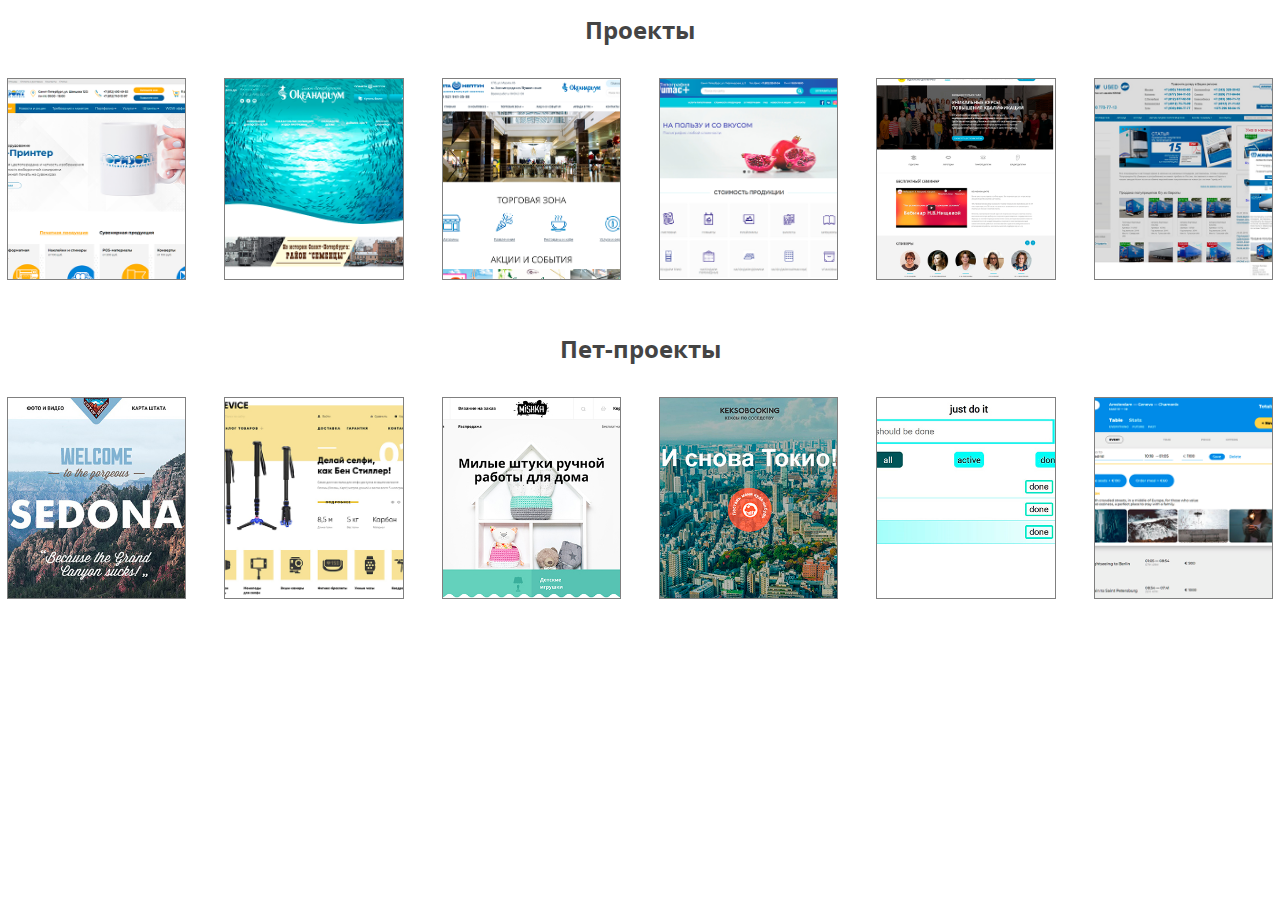
<file: index.html>
<!DOCTYPE html>
<html lang="ru">

<head>
  <meta charset="UTF-8">
  <meta name="viewport" content="width=device-width, initial-scale=1.0">
  <link rel="preload" href="fonts/opensans.woff2" as="font">
  <link rel="preload" href="fonts/opensansbold.woff2" as="font">
  <link rel="stylesheet" href="css/style.css">
  <title>Portfolio</title>
</head>

<body>
  <header>

  </header>
  <main>
    <section class="projects">
      <h2>Проекты</h2>
      <ul class="list">
        <li class="list-item">
          <img src="img/gorizont.png" alt="Gorizont">
          <div class="list-item-wrapper">
            <a class="list-link" href="http://gorizont-spb.ru/">«Горизонт»</a>
          </div>
          <p></p>
          </li>
        <li class="list-item">
          <img src="img/ocean.png" alt="Oceanarium">
          <div class="list-item-wrapper">
            <a class="list-link" href="http://xn--80aanogqeex5a.xn--p1ai/">Океанариум</a>
          </div>
        </li>
        <li class="list-item">
          <img src="img/neptun.png" alt="Neptun"> 
          <div class="list-item-wrapper">
            <a class="list-link" href="http://www.planeta-neptun.ru/">"Планета Нептун"</a>
          </div>
        </li>
        <li class="list-item">
          <img src="img/litas.png" alt="Litas">
          <div class="list-item-wrapper">
            <a class="list-link" href="http://litas.spb.ru/">ЛИТАС+</a>
          </div>
        </li>
        <li class="list-item">
          <img src="img/academy.jpg" alt="Academy Dou">
          <div class="list-item-wrapper">
            <a class="list-link" href="http://academy-dou.ru/">«ДЕТСТВО-ПРЕСС»</a>
          </div>
        </li>
        <li class="list-item">
          <img src="img/pricep.jpg" alt="Polupricep">
          <div class="list-item-wrapper">
            <a class="list-link" href="http://www.polupricep.com/">KRONE SCANBALT</a>
          </div>
        </li>
      </ul>  
    </section>
    <section class="pet-projects">
      <h2>Пет-проекты</h2>
        <ul class="list">
          <li class="list-item">
            <img src="img/sedona.jpg" alt="Sedona">
            <div class="list-item-wrapper">
              <a class="list-link" href="projects/sedona/index.html">Sedona</a>
            </div>
            </li>
          <li class="list-item">
            <img src="img/device.jpg" alt="Device">
            <div class="list-item-wrapper">
              <a class="list-link" href="projects/device/index.html">Device</a>
            </div>
          </li>
          <li class="list-item">
            <img src="img/mishka.jpg" alt="Mishka"> 
            <div class="list-item-wrapper">
              <a class="list-link" href="projects/mishka/index.html">Mishka</a>
            </div>
          </li>
          <li class="list-item">
            <img src="img/keksobooking.jpg" alt="Keksobooking">
            <div class="list-item-wrapper">
              <a class="list-link" href="projects/keksobooking/index.html">Keksobooking</a>
            </div>
          </li>
          <li class="list-item">
            <img src="img/todo.jpg" alt="Todo list">
            <div class="list-item-wrapper">
              <a class="list-link" href="projects/todo/index.html">React Todo list</a>
            </div>
          </li>
          <li class="list-item">
            <img src="img/big-trip.png" alt="Big Trip">
            <div class="list-item-wrapper">
              <a class="list-link" href="projects/big-trip/index.html">Big Trip</a>
            </div>
          </li>
        </ul>
    </section>
  </main>
  <footer>

  </footer>
</body>

</html>
</file>
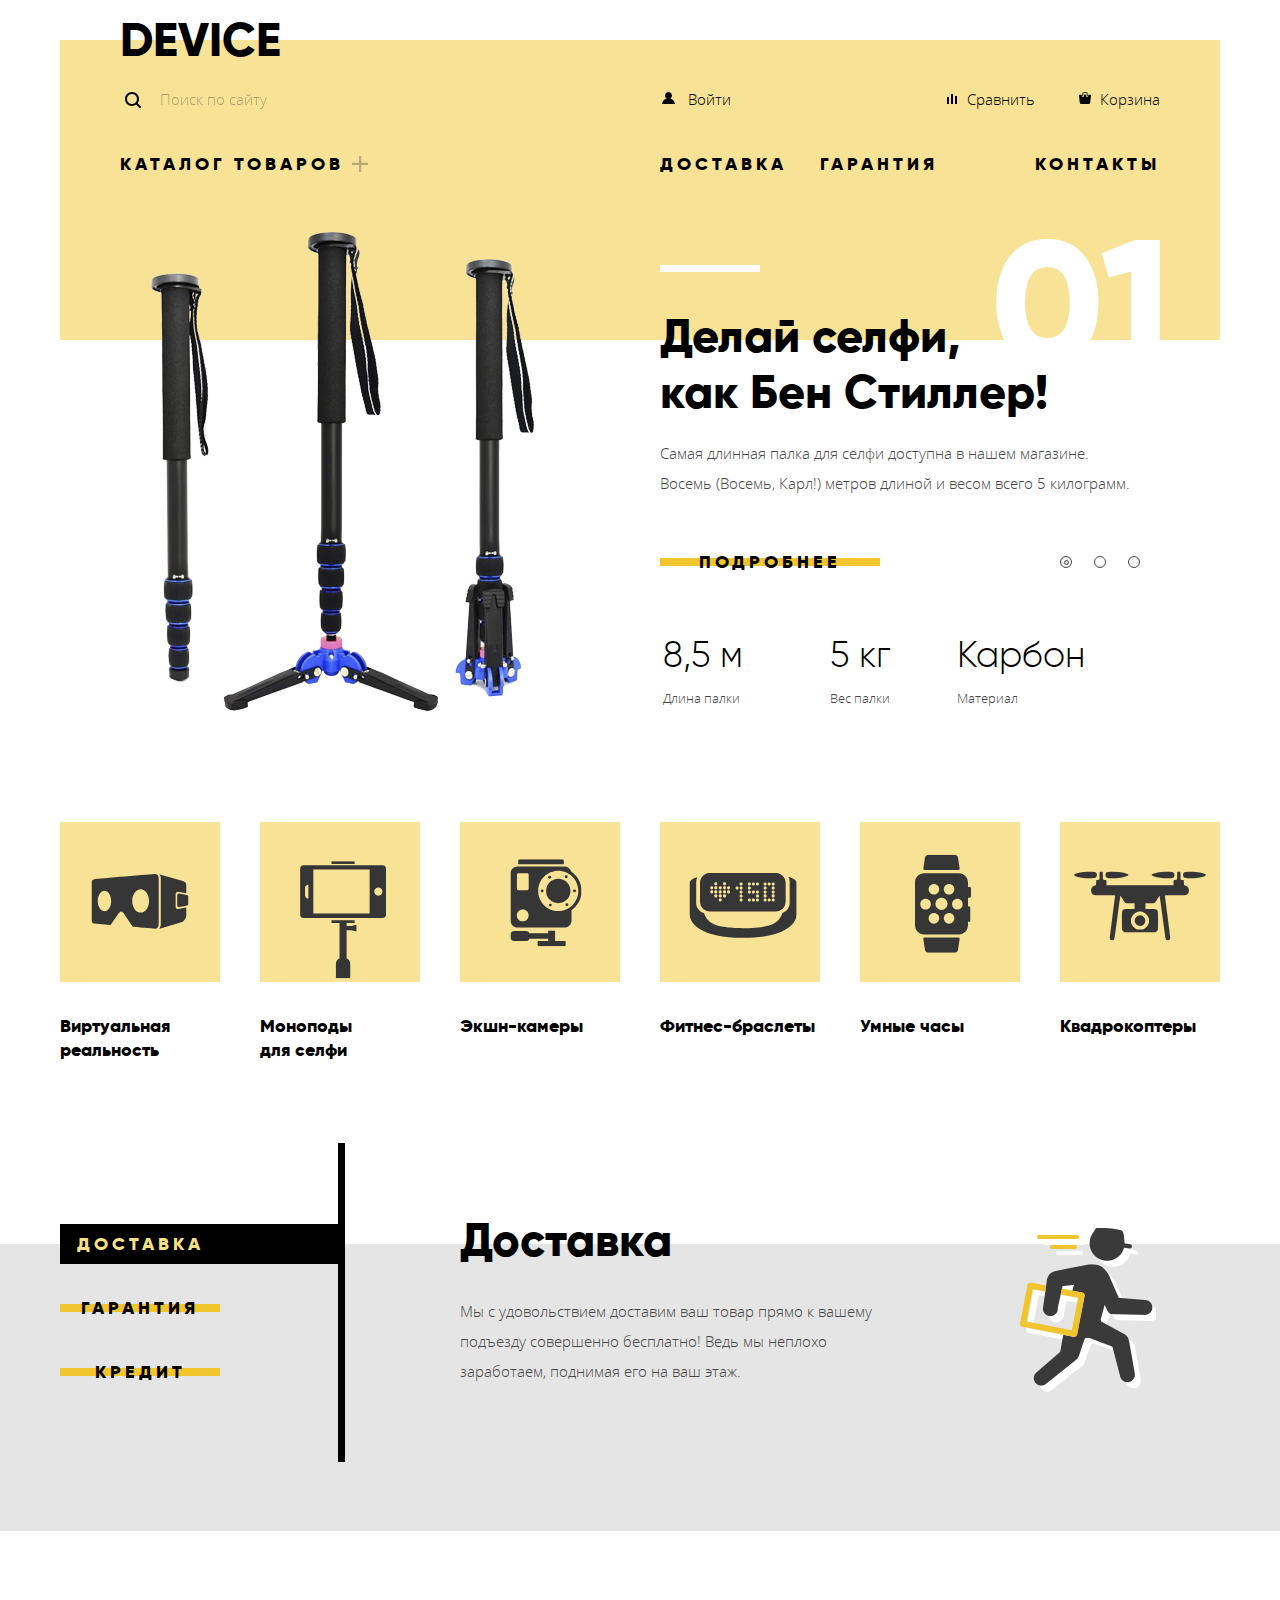
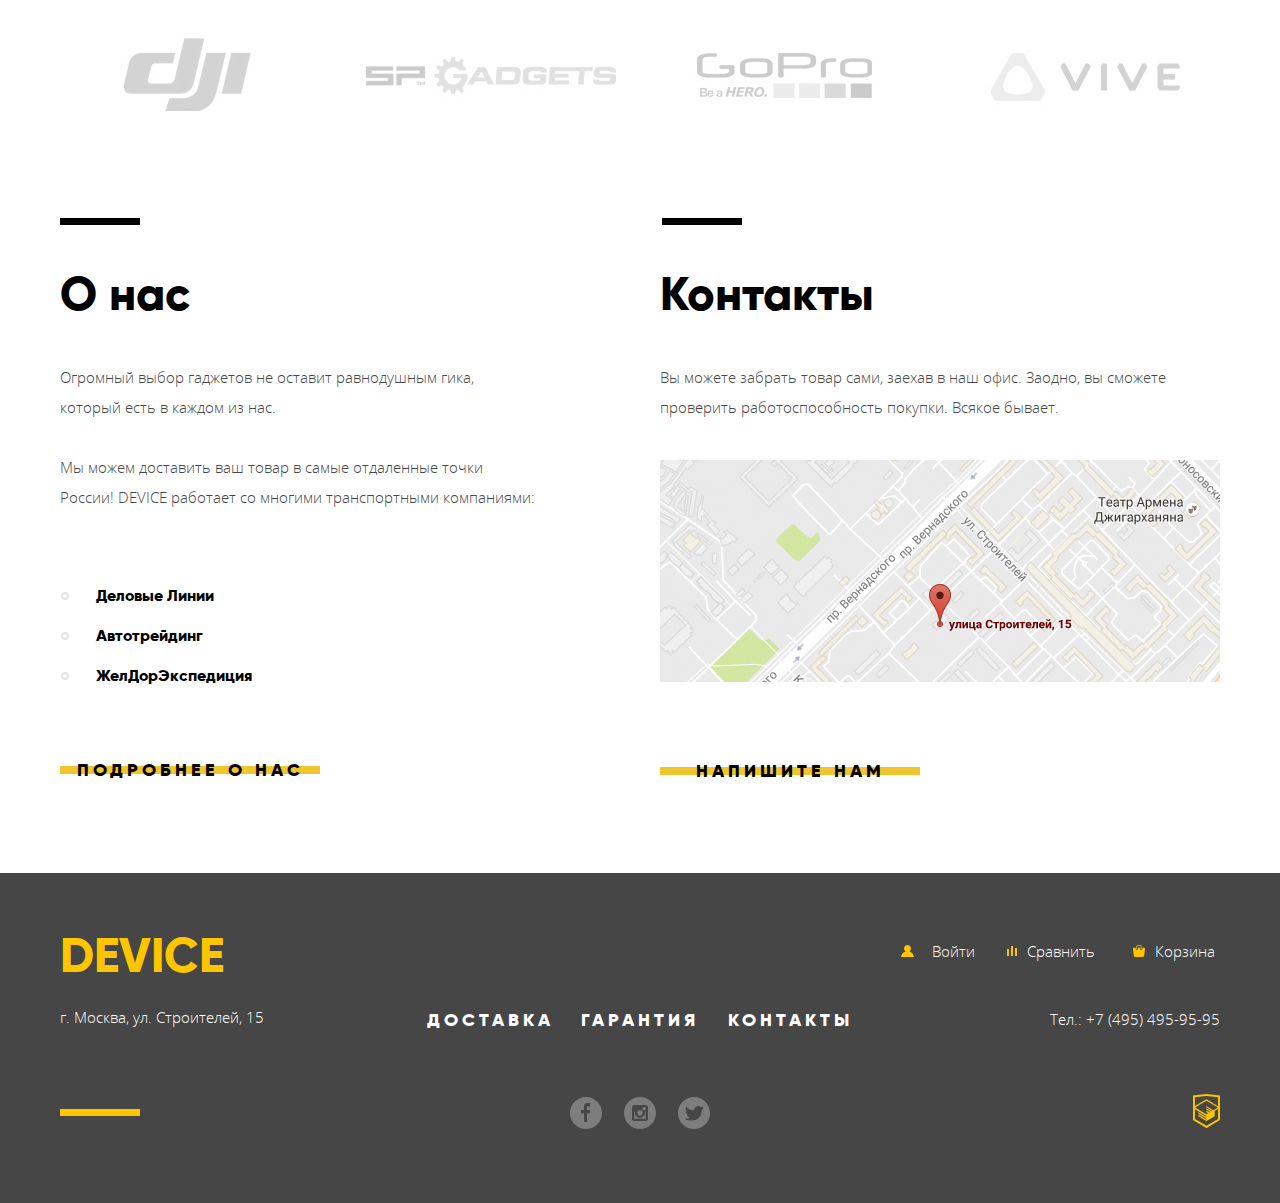
<file: projects/device/index.html>
<!DOCTYPE html><html lang="ru"><head><meta charset="utf-8"><title>Device</title><meta name="viewport" content="width=device-width,initial-scale=1"><link rel="preload" href="fonts/opensans.woff2" as="font"><link rel="preload" href="fonts/opensanslight.woff2" as="font"><link rel="preload" href="fonts/gilroyextrabold.woff2" as="font"><link rel="preload" href="fonts/gilroylight.woff2" as="font"><link href="css/style.min.css" rel="stylesheet"><script src="js/picturefill.min.js"></script><script src="js/svgxuse.min.js"></script></head><body><div class="container"><header class="header"><nav class="header__nav"><h1><a class="header__main-link">Device</a></h1><div class="header__wrapper-left"><svg class="header__icon" width="16" height="16"><use xlink:href="img/sprite.svg#icon-search"></use></svg> <input class="header__input" type="text" value="" placeholder="Поиск по сайту"> <button class="header__btn" type="button">Найти</button> <a class="header__catalog-btn">Каталог товаров</a></div><div class="header__wrapper-right"><ul class="header__list user-list user-list--header"><li class="user-list__item user-list__item--user"><a class="user-list__link user-list__link--header" href="#"><svg class="user-list__icon user-list__icon--header-user" width="13" height="12"><use xlink:href="img/sprite.svg#icon-user"></use></svg> Войти</a></li><li class="user-list__item"><a class="user-list__link user-list__link--header" href="#"><svg class="user-list__icon" width="10" height="10"><use xlink:href="img/sprite.svg#icon-compare"></use></svg> Сравнить</a></li><li class="user-list__item user-list__item--cart"><a class="user-list__link user-list__link--header" href="#"><svg class="user-list__icon user-list__icon--header-cart" width="12" height="12"><use xlink:href="img/sprite.svg#icon-cart"></use></svg> Корзина</a></li></ul><ul class="header__list site-list site-list--header site-list--header-index"><li class="site-list__item"><a class="site-list__link site-list__link--header" href="#">Доставка</a></li><li class="site-list__item"><a class="site-list__link site-list__link--header" href="#">Гарантия</a></li><li class="site-list__item site-list__item--contacts"><a class="site-list__link site-list__link--header" href="#">Контакты</a></li></ul></div><div class="header__wrapper-catalog"><ul class="header__catalog"><li class="header__catalog-item"><a class="header__catalog-link" href="#">Виртуальная реальность</a></li><li class="header__catalog-item"><a class="header__catalog-link" href="catalog.html">Моноподы для селфи</a></li><li class="header__catalog-item"><a class="header__catalog-link" href="#">Экшн-камеры</a></li><li class="header__catalog-item"><a class="header__catalog-link" href="#">Фитнес-браслеты</a></li><li class="header__catalog-item"><a class="header__catalog-link" href="#">Умные часы</a></li><li class="header__catalog-item"><a class="header__catalog-link" href="#">Квадрокоптеры</a></li></ul></div></nav></header></div><main class="main"><section class="promo container"><h2 class="hidden">Промо</h2><article class="promo__item promo__item--active container"><div class="promo__image"><img class="promo__img-slider" src="img/slider-1.png" width="384" height="486" alt="Палка для селфи"></div><div class="promo__wrapper"><p class="promo__number">01</p><p class="promo__text">Делай селфи, как&nbsp;Бен&nbsp;Стиллер!</p><p class="promo__desc">Самая длинная палка для селфи доступна в нашем магазине. Восемь (Восемь, Карл!) метров длиной и весом всего 5 килограмм.</p><a class="promo__link button" href="#">Подробнее</a><table class="promo__table"><tr class="promo__table-row-main"><td>8,5 м</td><td>5 кг</td><td>Карбон</td></tr><tr class="promo__table-row"><td>Длина палки</td><td>Вес палки</td><td>Материал</td></tr></table></div></article><article class="promo__item container"><div class="promo__image"><img class="promo__img-slider promo__img-slider--2" src="img/slider-2.png" width="345" height="485" alt="Фитнес-браслет"></div><div class="promo__wrapper"><p class="promo__number">02</p><p class="promo__text">Худеем<br>правильно!</p><p class="promo__desc">Мотивирующие фитнес-браслеты помогут найти в себе силы не пропускать занятия и соблюдать диету.</p><a class="promo__link button" href="#">Подробнее</a><table class="promo__table"><tr class="promo__table-row-main"><td>48 часов</td></tr><tr class="promo__table-row"><td>Без подзарядки</td></tr></table></div></article><article class="promo__item container"><div class="promo__image"><img class="promo__img-slider promo__img-slider--3" src="img/slider-3.png" width="526" height="334" alt="Квадрокоптер"></div><div class="promo__wrapper promo__wrapper--3"><p class="promo__number">03</p><p class="promo__text">Порхает как бабочка, жалит как пчела!</p><p class="promo__desc">Этот обычный, на первый взгляд, квадрокоптер оснащен мощным лазером, замаскированным под стандартную камеру.</p><a class="promo__link button" href="#">Подробнее</a><table class="promo__table"><tr class="promo__table-row-main"><td>800 м</td><td>50 м</td></tr><tr class="promo__table-row"><td>Дальность полета</td><td>Радиус поражения</td></tr></table></div></article><ul class="promo__btns"><li><button class="promo__btn promo__btn--active" type="button"><span class="hidden">1</span></button></li><li><button class="promo__btn" type="button"><span class="hidden">2</span></button></li><li><button class="promo__btn" type="button"><span class="hidden">3</span></button></li></ul></section><section class="popular container"><h2 class="hidden">Популярные товары</h2><ul class="popular__list"><li class="popular__item"><a class="popular__link" href="#"><svg class="popular__icon popular__icon--1" width="97" height="55"><use xlink:href="img/sprite.svg#icon-popular-1"></use></svg> Виртуальная реальность</a></li><li class="popular__item"><a class="popular__link" href="#"><svg class="popular__icon popular__icon--2" width="86" height="117"><use xlink:href="img/sprite.svg#icon-popular-2"></use></svg> Моноподы для&nbsp;селфи</a></li><li class="popular__item"><a class="popular__link" href="#"><svg class="popular__icon popular__icon--3" width="71" height="87"><use xlink:href="img/sprite.svg#icon-popular-3"></use></svg> Экшн-камеры</a></li><li class="popular__item"><a class="popular__link" href="#"><svg class="popular__icon popular__icon--4" width="107" height="65"><use xlink:href="img/sprite.svg#icon-popular-4"></use></svg> Фитнес-браслеты</a></li><li class="popular__item"><a class="popular__link" href="#"><svg class="popular__icon popular__icon--5" width="56" height="98"><use xlink:href="img/sprite.svg#icon-popular-5"></use></svg> Умные часы</a></li><li class="popular__item"><a class="popular__link" href="#"><svg class="popular__icon" width="132" height="69"><use xlink:href="img/sprite.svg#icon-popular-6"></use></svg> Квадрокоптеры</a></li></ul></section><section class="services"><h2 class="hidden">Услуги</h2><div class="services__wrapper container"><ul class="services__list"><li class="services__item"><button class="services__btn services__btn--active button" type="button">Доставка</button></li><li class="services__item"><button class="services__btn button" type="button">Гарантия</button></li><li class="services__item"><button class="services__btn button" type="button">Кредит</button></li></ul><div class="services__block services__block--delivery services__block--active"><h3 class="services__title">Доставка</h3><div class="services__text">Мы с удовольствием доставим ваш товар прямо к вашему подъезду совершенно бесплатно! Ведь мы неплохо заработаем, поднимая его на ваш этаж.</div></div><div class="services__block services__block--warranty"><h3 class="services__title">Гарантия</h3><div class="services__text">Если из-за возгорания купленного у нас товара у вас сгорит дом — не переживайте, мы выдадим вам новый. Товар, не дом, конечно же.</div></div><div class="services__block services__block--credit"><h3 class="services__title">Кредит</h3><div class="services__text">Залезть в долговую яму стало проще! Кредитные консультанты подберут для вас наиболее выгодные условия кредита. Выгодные для нашего банка, разумеется.</div></div></div></section><section class="partners container"><h2 class="hidden">Партнеры</h2><ul class="partners__list"><li class="partners__item"><a class="partners__link" href="#"><img class="partners__logo partners__logo--1" src="img/logo-1.jpg" width="260" height="100" alt="Dji"></a></li><li class="partners__item"><a class="partners__link" href="#"><img class="partners__logo partners__logo--2" src="img/logo-2.jpg" width="260" height="100" alt="Sp Gadgets"></a></li><li class="partners__item"><a class="partners__link" href="#"><img class="partners__logo partners__logo--3" src="img/logo-3.jpg" width="260" height="100" alt="Gopro"></a></li><li class="partners__item"><a class="partners__link" href="#"><img class="partners__logo partners__logo--4" src="img/logo-4.jpg" width="260" height="100" alt="Vive"></a></li></ul></section><section class="company-info container"><h2 class="hidden">О нас и контакты</h2><div class="company-info__about about"><h3 class="about__title">О нас</h3><p class="about__text">Огромный выбор гаджетов не оставит равнодушным гика, который есть в каждом из нас.</p><p class="about__text">Мы можем доставить ваш товар в самые отдаленные точки России! DEVICE работает со многими транспортными компаниями:</p><ul class="about__list"><li class="about__item">Деловые Линии</li><li class="about__item">Автотрейдинг</li><li class="about__item">ЖелДорЭкспедиция</li></ul><a class="about__link button" href="#">Подробнее о нас</a></div><div class="company-info__contacts contacts"><h3 class="contacts__title">Контакты</h3><p class="contacts__text">Вы можете забрать товар сами, заехав в наш офис. Заодно, вы сможете проверить работоспособность покупки. Всякое бывает.</p><a class="contacts__map-link" href="map.html"><img class="contacts__map-image" src="img/map.png" width="560" height="222" alt="г. Москва, ул. Строителей, 15"></a><iframe class="contacts__frame" src="https://www.google.com/maps/embed?pb=!1m18!1m12!1m3!1d3782.482165223512!2d37.52813139297608!3d55.687642925012305!2m3!1f0!2f0!3f0!3m2!1i1024!2i768!4f13.1!3m3!1m2!1s0x46b54cf65f5c8955%3A0x694710ccd55501e!2z0YPQuy4g0KHRgtGA0L7QuNGC0LXQu9C10LksIDE1LCDQnNC-0YHQutCy0LAsIDExOTMxMQ!5e0!3m2!1sru!2sru!4v1504602285796" width="560" height="222"></iframe><p class="contacts__map-overlay"></p><a class="contacts__link button" href="write-us.html">Напишите нам</a></div></section></main><footer class="footer"><div class="footer__wrapper container"><div class="footer__wrapper-left"><h2 class="footer__title"><a class="footer__link" href="#">Device</a></h2><p class="footer__text">г. Москва, ул. Строителей, 15</p></div><div class="footer__wrapper-center"><ul class="footer__list site-list site-list--footer"><li class="site-list__item site-list__item--footer"><a class="site-list__link site-list__link--footer" href="#">Доставка</a></li><li class="site-list__item site-list__item--footer"><a class="site-list__link site-list__link--footer" href="#">Гарантия</a></li><li class="site-list__item site-list__item--footer"><a class="site-list__link site-list__link--footer" href="#">Контакты</a></li></ul><ul class="footer__social social"><li class="social__item"><a class="social__link" href="#"><span class="hidden">Фэйсбук</span> <svg width="32" height="32"><use class="social__link-path" xlink:href="img/sprite.svg#icon-fb"></use></svg></a></li><li class="social__item"><a class="social__link" href="#"><span class="hidden">Инстаграм</span> <svg width="32" height="32"><use class="social__link-path" xlink:href="img/sprite.svg#icon-insta"></use></svg></a></li><li class="social__item"><a class="social__link" href="#"><span class="hidden">Твиттер</span> <svg width="32" height="32"><use class="social__link-path" xlink:href="img/sprite.svg#icon-twitter"></use></svg></a></li></ul></div><div class="footer__wrapper-right"><ul class="footer__list user-list user-list--footer"><li class="user-list__item"><a class="user-list__link user-list__link--footer" href="#"><svg class="user-list__icon user-list__icon--footer user-list__icon--footer-user" width="13" height="12"><use xlink:href="img/sprite.svg#icon-user"></use></svg> Войти</a></li><li class="user-list__item"><a class="user-list__link user-list__link--footer" href="#"><svg class="user-list__icon user-list__icon--footer" width="10" height="10"><use xlink:href="img/sprite.svg#icon-compare"></use></svg> Сравнить</a></li><li class="user-list__item"><a class="user-list__link user-list__link--footer" href="#"><svg class="user-list__icon user-list__icon--footer user-list__icon--footer-cart" width="12" height="12"><use xlink:href="img/sprite.svg#icon-cart"></use></svg> Корзина</a></li></ul><p class="footer__tel">Тел.: +7 (495) 495-95-95</p><p class="footer__copyright"><a class="footer__logo" href="https://htmlacademy.ru/intensive/htmlcss"><span class="hidden">HTML Academy</span> <svg width="26.943px" height="34.09px"><use class="footer__logo-path" xlink:href="img/sprite.svg#icon-logo"></use></svg></a></p></div></div></footer><section class="modal modal-map"><h2 class="hidden">Карта</h2><img class="modal-map__img" src="img/map-big.jpg" width="960" height="559" alt="г. Москва, ул. Строителей, 15"><iframe class="modal-map__map" src="https://www.google.com/maps/embed?pb=!1m18!1m12!1m3!1d3782.482165223512!2d37.52813139297608!3d55.687642925012305!2m3!1f0!2f0!3f0!3m2!1i1024!2i768!4f13.1!3m3!1m2!1s0x46b54cf65f5c8955%3A0x694710ccd55501e!2z0YPQuy4g0KHRgtGA0L7QuNGC0LXQu9C10LksIDE1LCDQnNC-0YHQutCy0LAsIDExOTMxMQ!5e0!3m2!1sru!2sru!4v1504602285796" width="960" height="559"></iframe><button class="modal__btn modal-map__btn" type="button"><span class="hidden">Закрыть</span> <svg width="55px" height="55px"><use class="modal__icon-path" xlink:href="img/sprite.svg#icon-modal-close"></use></svg></button></section><section class="modal modal-contact"><h2 class="hidden">Напишите нам</h2><form class="modal-contact__form" method="get" action="https://echo.htmlacademy.ru"><ul class="modal-contact__list"><li class="modal-contact__item"><label class="modal-contact__label" for="name">Ваше имя:</label> <input class="modal-contact__input" type="text" name="name" id="name" placeholder="Имя Фамилия" required></li><li class="modal-contact__item"><label class="modal-contact__label" for="mail">Ваш e-mail:</label> <input class="modal-contact__input" type="email" name="mail" value="" id="mail" placeholder="email@example.com" required></li><li class="modal-contact__item modal-contact__item--msg"><label class="modal-contact__label" for="message">Текст письма:</label> <textarea class="modal-contact__input modal-contact__input--msg" id="message" name="message" placeholder="В свободной форме"></textarea></li></ul><button class="modal-contact__btn button" type="submit">Отправить</button> <button class="modal__btn modal-contact__btn-close" type="button"><span class="hidden">Закрыть</span> <svg width="55px" height="55px"><use class="modal__icon-path" xlink:href="img/sprite.svg#icon-modal-close"></use></svg></button></form></section><script src="js/script.min.js"></script><script src="js/modal.min.js"></script></body></html>
</file>
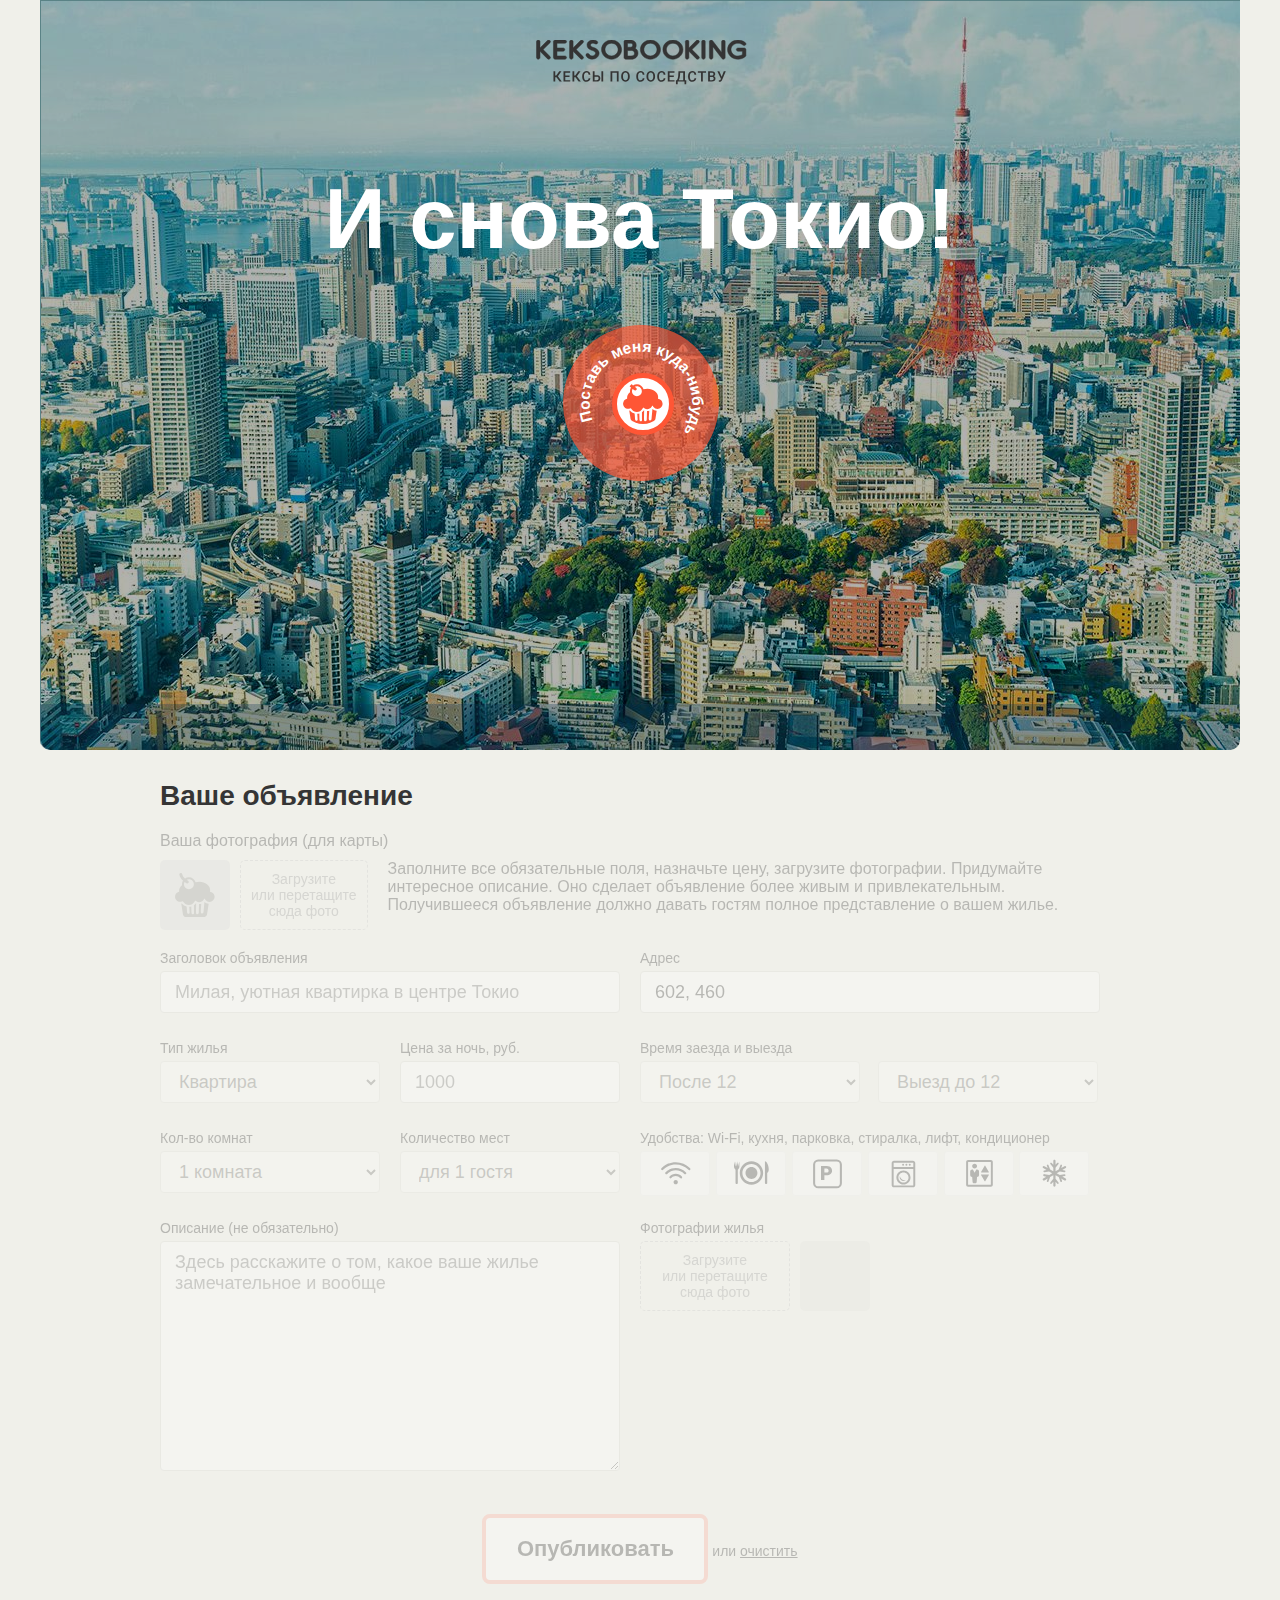
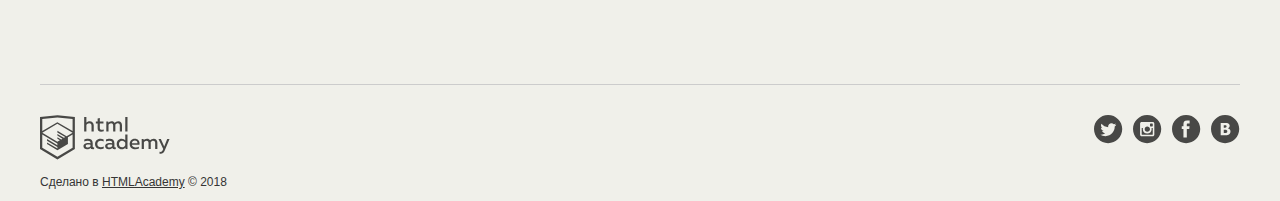
<file: projects/keksobooking/index.html>
<!DOCTYPE html>
<html lang="ru">
<head>
  <meta charset="utf-8">
  <link rel="stylesheet" href="css/normalize.css">
  <link rel="stylesheet" href="css/style.css">
  <link rel="shortcut icon" href="favicon.ico" type="image/x-icon">
  <title>Кексобукинг</title>
</head>
<body>

  <main>
    <div class="promo">
      <h1 class="promo__title visually-hidden">Keksobooking. Кексы по соседству</h1>
      <img src="img/keksobooking.svg" alt="Keksobooking. Кексы по соседству" width="215" height="45">
    </div>

    <section class="map map--faded">
      <div class="map__pins">
        <div class="map__overlay">
          <h2 class="map__title">И снова Токио!</h2>
        </div>

        <button class="map__pin map__pin--main" style="left: 570px; top: 375px;">
          <img src="img/muffin-red.svg" width="40" height="44" draggable="false" alt="Метка объявления">
          <svg viewBox="0 0 70 70" width="156" height="156" aria-label="Метка для поиска жилья">
            <defs>
              <path d="M35,35m-23,0a23,23 0 1,1 46,0a23,23 0 1,1 -46,0" id="tophalf" />
            </defs>
            <ellipse cx="35" cy="35" rx="35" ry="35" fill="rgba(255, 86, 53, 0.7)" />
            <text><textPath xlink:href="#tophalf" startOffset="0">Поставь меня куда-нибудь</textPath></text>
          </svg>
        </button>
      </div>

      <div class="map__filters-container">
        <form action="#" class="map__filters" autocomplete="off">
          <select name="housing-type" id="housing-type" class="map__filter">
            <option value="any" selected>Любой тип жилья</option>
            <option value="palace">Дворец</option>
            <option value="flat">Квартира</option>
            <option value="house">Дом</option>
            <option value="bungalo">Бунгало</option>
          </select>

          <select name="housing-price" id="housing-price" class="map__filter">
            <option value="any" selected>Любая</option>
            <option value="middle">10000 - 50000&#x20bd;</option>
            <option value="low">до 10000&#x20bd;</option>
            <option value="high">от 50000&#x20bd;</option>
          </select>

          <select name="housing-rooms" id="housing-rooms" class="map__filter">
            <option value="any" selected>Любое число комнат</option>
            <option value="1">Одна комната</option>
            <option value="2">Две комнаты</option>
            <option value="3">Три комнаты</option>
          </select>

          <select name="housing-guests" id="housing-guests" class="map__filter">
            <option value="any" selected>Любое число гостей</option>
            <option value="2">Два гостя</option>
            <option value="1">Один гость</option>
            <option value="0">Не для гостей</option>
          </select>

          <fieldset id="housing-features" class="map__features">
            <input type="checkbox" name="features" value="wifi" id="filter-wifi" class="map__checkbox visually-hidden">
            <label class="map__feature map__feature--wifi" for="filter-wifi">Wi-Fi</label>

            <input type="checkbox" name="features" value="dishwasher" id="filter-dishwasher" class="map__checkbox visually-hidden">
            <label class="map__feature map__feature--dishwasher" for="filter-dishwasher">Посудомоечная машина</label>

            <input type="checkbox" name="features" value="parking" id="filter-parking" class="map__checkbox visually-hidden">
            <label class="map__feature map__feature--parking" for="filter-parking">Парковка</label>

            <input type="checkbox" name="features" value="washer" id="filter-washer" class="map__checkbox visually-hidden">
            <label class="map__feature map__feature--washer" for="filter-washer">Стиральная машина</label>

            <input type="checkbox" name="features" value="elevator" id="filter-elevator" class="map__checkbox visually-hidden">
            <label class="map__feature map__feature--elevator" for="filter-elevator">Лифт</label>

            <input type="checkbox" name="features" value="conditioner" id="filter-conditioner" class="map__checkbox visually-hidden">
            <label class="map__feature map__feature--conditioner" for="filter-conditioner">Кондиционер</label>
           </fieldset>
        </form>
      </div>
    </section>

    <section class="notice">
      <h2 class="notice__title">Ваше объявление</h2>

      <form class="ad-form ad-form--disabled" method="post" enctype="multipart/form-data" action="https://js.dump.academy/keksobooking" autocomplete="off">
        <fieldset class="ad-form-header">
          <legend class="ad-form-header__title">Ваша фотография (для карты)</legend>
          <div class="ad-form-header__upload">
            <div class="ad-form-header__preview">
              <img src="img/muffin-grey.svg" alt="Аватар пользователя" width="40" height="44">
            </div>
            <div class="ad-form__field">
              <input type="file" id="avatar" name="avatar" class="ad-form-header__input visually-hidden">
              <label class="ad-form-header__drop-zone" for="avatar">Загрузите или&nbsp;перетащите сюда фото</label>
            </div>
            <p class="ad-form-header__info">Заполните все обязательные поля, назначьте цену, загрузите фотографии. Придумайте интересное описание. Оно сделает объявление более живым и привлекательным. Получившееся объявление должно давать гостям полное представление о вашем жилье.</p>
          </div>
        </fieldset>

        <fieldset class="ad-form__element ad-form__element--wide">
          <label class="ad-form__label" for="title">Заголовок объявления</label>
          <input id="title" name="title" type="text" placeholder="Милая, уютная квартирка в центре Токио"
            minlength="30" maxlength="100" required>
        </fieldset>

        <fieldset class="ad-form__element ad-form__element--wide">
          <label class="ad-form__label" for="address">Адрес</label>
          <input id="address" name="address" type="text" readonly>
        </fieldset>

        <fieldset class="ad-form__element">
          <label class="ad-form__label" for="type">Тип жилья</label>
          <select id="type" name="type">
            <option value="bungalo">Бунгало</option>
            <option value="flat" selected>Квартира</option>
            <option value="house">Дом</option>
            <option value="palace">Дворец</option>
          </select>
        </fieldset>

        <fieldset class="ad-form__element">
          <label class="ad-form__label" for="price">Цена за ночь, руб.</label>
          <input id="price" name="price" type="number" placeholder="1000" max="1000000" step="1000" required>
        </fieldset>

        <fieldset class="ad-form__element ad-form__element--time">
          <label class="ad-form__label" for="timein">Время заезда и выезда</label>
          <select id="timein" name="timein">
            <option value="12:00" selected>После 12</option>
            <option value="13:00">После 13</option>
            <option value="14:00">После 14</option>
          </select>
          <select id="timeout" name="timeout" title="Time to go out">
            <option value="12:00" selected>Выезд до 12</option>
            <option value="13:00">Выезд до 13</option>
            <option value="14:00">Выезд до 14</option>
          </select>
        </fieldset>

        <fieldset class="ad-form__element">
          <label class="ad-form__label" for="room_number">Кол-во комнат</label>
          <select id="room_number" name="rooms">
            <option value="1" selected>1 комната</option>
            <option value="2">2 комнаты</option>
            <option value="3">3 комнаты</option>
            <option value="100">100 комнат</option>
          </select>
        </fieldset>

        <fieldset class="ad-form__element">
          <label class="ad-form__label" for="capacity">Количество мест</label>
          <select id="capacity" name="capacity">
            <option value="3">для 3 гостей</option>
            <option value="2">для 2 гостей</option>
            <option value="1" selected>для 1 гостя</option>
            <option value="0">не для гостей</option>
          </select>
        </fieldset>

        <fieldset class="ad-form__element ad-form__element--wide features">
          <legend>Удобства: Wi-Fi, кухня, парковка, стиралка, лифт, кондиционер</legend>

          <input type="checkbox" name="features" value="wifi" id="feature-wifi" class="feature__checkbox visually-hidden">
          <label class="feature feature--wifi" for="feature-wifi">Wi-Fi</label>

          <input type="checkbox" name="features" value="dishwasher" id="feature-dishwasher" class="feature__checkbox visually-hidden">
          <label class="feature feature--dishwasher" for="feature-dishwasher">Посудомоечная машина</label>

          <input type="checkbox" name="features" value="parking" id="feature-parking" class="feature__checkbox visually-hidden">
          <label class="feature feature--parking" for="feature-parking">Парковка</label>

          <input type="checkbox" name="features" value="washer" id="feature-washer" class="feature__checkbox visually-hidden">
          <label class="feature feature--washer" for="feature-washer">Стиральная машина</label>

          <input type="checkbox" name="features" value="elevator" id="feature-elevator" class="feature__checkbox visually-hidden">
          <label class="feature feature--elevator" for="feature-elevator">Лифт</label>

          <input type="checkbox" name="features" value="conditioner" id="feature-conditioner" class="feature__checkbox visually-hidden">
          <label class="feature feature--conditioner" for="feature-conditioner">Кондиционер</label>
        </fieldset>

        <fieldset class="ad-form__element ad-form__element--wide">
          <label class="ad-form__label" for="description">Описание (не обязательно)</label>
          <textarea id="description" name="description" placeholder="Здесь расскажите о том, какое ваше жилье замечательное и вообще"></textarea>
        </fieldset>

        <fieldset class="ad-form__element ad-form__element--wide">
          <label class="ad-form__label">Фотографии жилья</label>
          <div class="ad-form__photo-container">
            <div class="ad-form__upload">
              <input type="file" id="images" name="images" class="ad-form__input visually-hidden" multiple>
              <label for="images" class="ad-form__drop-zone">Загрузите или&nbsp;перетащите сюда фото</label>
            </div>
            <div class="ad-form__photo"></div>
          </div>
        </fieldset>

        <fieldset class="ad-form__element ad-form__element--submit">
          <button class="ad-form__submit" type="submit">Опубликовать</button>
          или <button class="ad-form__reset" type="reset">очистить</button>
        </fieldset>
      </form>
    </section>

    <div class="success hidden">
      <p class="success__message">Ваше объявление<br>успешно размещено!</p>
    </div>
  </main>

  <footer class="footer container">
    <div class="footer__copyright copyright">
      <a class="copyright__link copyright__link--image" href="https://htmlacademy.ru/intensive/javascript">
        <img src="img/htmla-logo.svg" width="130" height="45" alt="HTML Academy" class="copyright__logo">
      </a>
      <p>Сделано в <a class="copyright__link copyright__link--text" href="https://htmlacademy.ru/intensive/javascript">HTMLAcademy</a> &copy; 2018</p>
    </div>

    <ul class="footer__contacts contacts">
      <li>
        <a href="https://twitter.com/htmlacademy_ru" class="contacts__link contacts__link--twitter">Twitter</a>
      </li>
      <li>
        <a href="https://www.instagram.com/htmlacademy/" class="contacts__link contacts__link--instagram">Instagtam</a>
      </li>
      <li>
        <a href="https://www.facebook.com/htmlacademy" class="contacts__link contacts__link--facebook">Facebook</a>
      </li>
      <li>
        <a href="https://vk.com/htmlacademy" class="contacts__link contacts__link--vk">VK</a>
      </li>
    </ul>
  </footer>

  <template>
    <article class="map__card popup">
      <img src="img/avatars/user01.png" class="popup__avatar" width="70" height="70" alt="Аватар пользователя">
      <button type="button" class="popup__close">Закрыть</button>
      <h3 class="popup__title">Уютное гнездышко для молодоженов</h3>
      <p class="popup__text popup__text--address">102-0082 Tōkyō-to, Chiyoda-ku, Ichibanchō, 14−3</p>
      <p class="popup__text popup__text--price">5200&#x20bd;<span>/ночь</span></p>
      <h4 class="popup__type">Квартира</h4>
      <p class="popup__text popup__text--capacity">2 комнаты для 3 гостей</p>
      <p class="popup__text popup__text--time">Заезд после 14:00, выезд до 10:00</p>
      <ul class="popup__features">
        <li class="popup__feature popup__feature--wifi"></li>
        <li class="popup__feature popup__feature--dishwasher"></li>
        <li class="popup__feature popup__feature--parking"></li>
        <li class="popup__feature popup__feature--washer"></li>
        <li class="popup__feature popup__feature--elevator"></li>
        <li class="popup__feature popup__feature--conditioner"></li>
      </ul>
      <p class="popup__description">Великолепная квартира-студия в центре Токио. Подходит как туристам, так и бизнесменам. Квартира полностью укомплектована и недавно отремонтирована.</p>
      <div class="popup__photos">
        <img src="" class="popup__photo" width="45" height="40" alt="Фотография жилья">
      </div>
    </article>

    <button type="button" class="map__pin" style="left: 200px; top: 400px;"><img src="img/avatars/user07.png" width="40" height="40" draggable="false" alt="Метка объявления"></button>
  </template>

<script src="js/backend.js"></script>
<script src="js/utils.js"></script>
<script src="js/pin.js"></script>
<script src="js/card.js"></script>
<script src="js/form.js"></script>
<script src="js/filter.js"></script>
<script src="js/images.js"></script>
<script src="js/map.js"></script>

</body>
</html>
</file>
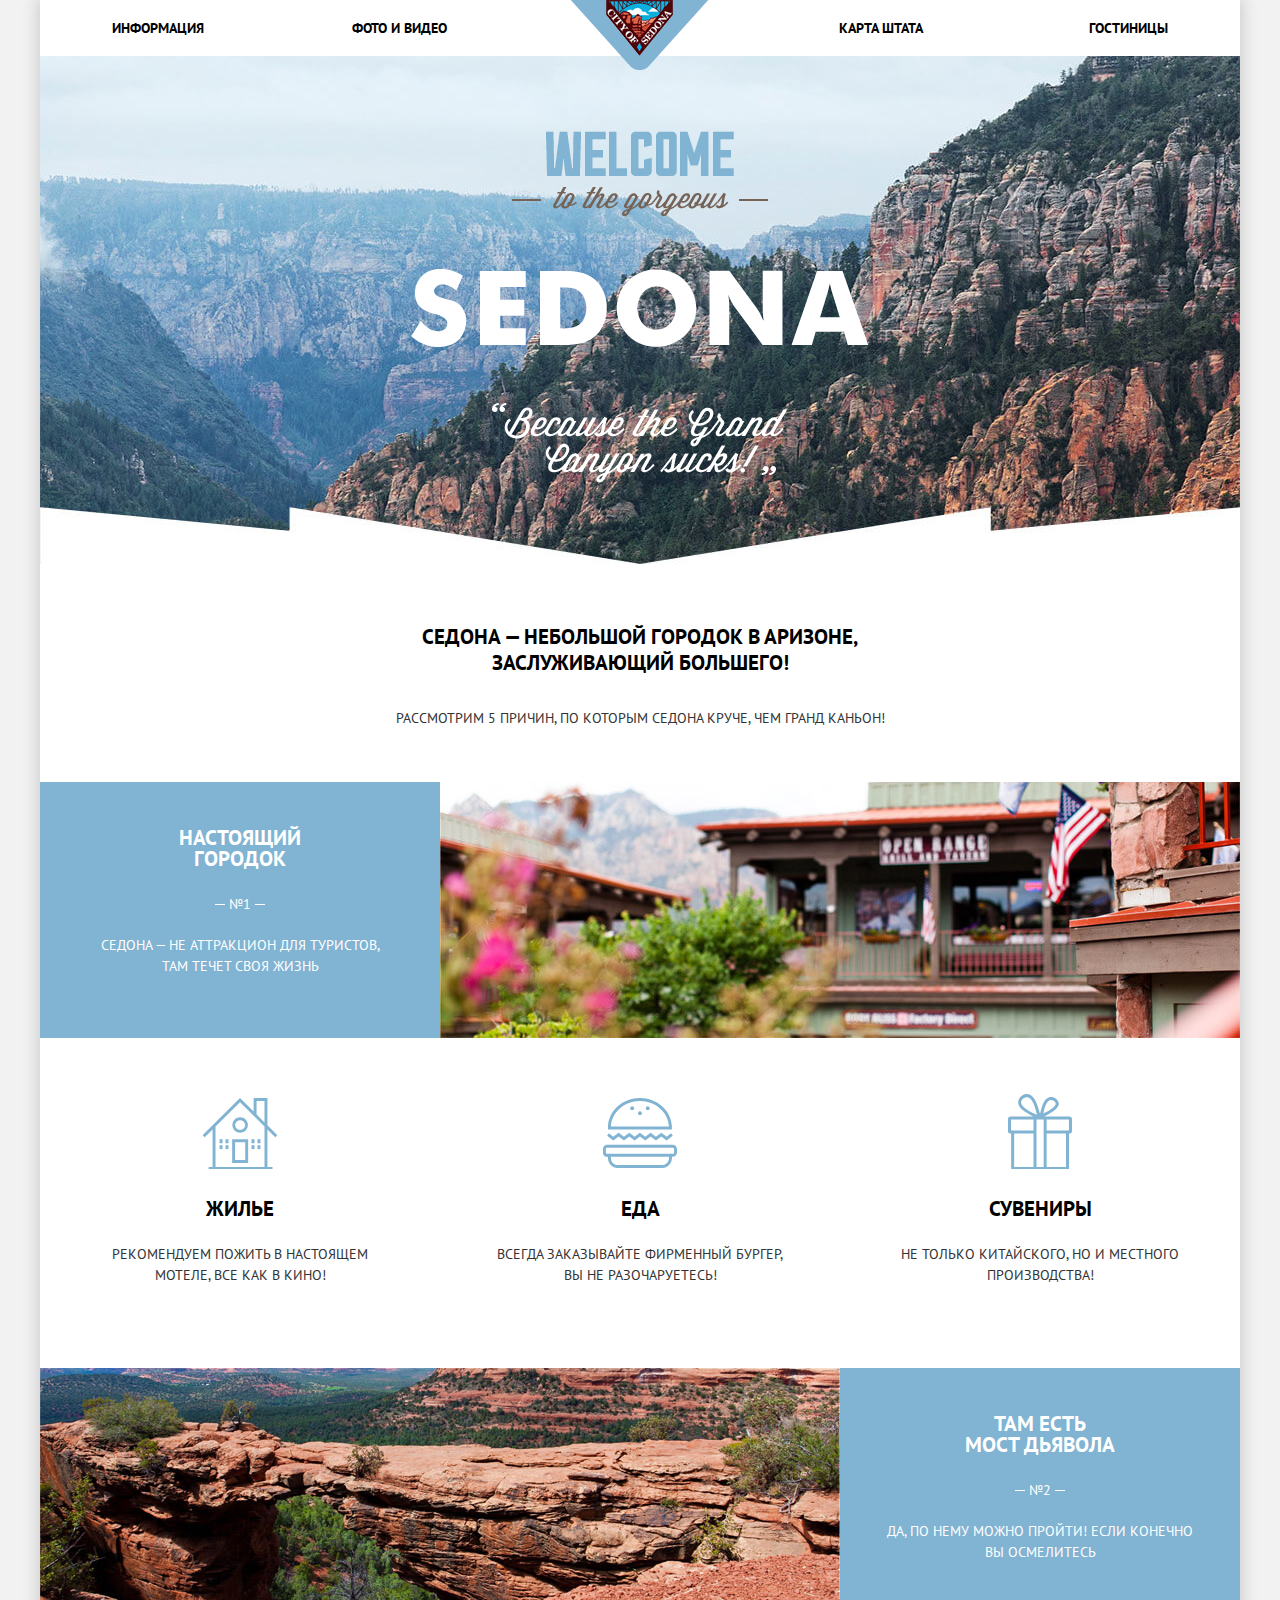
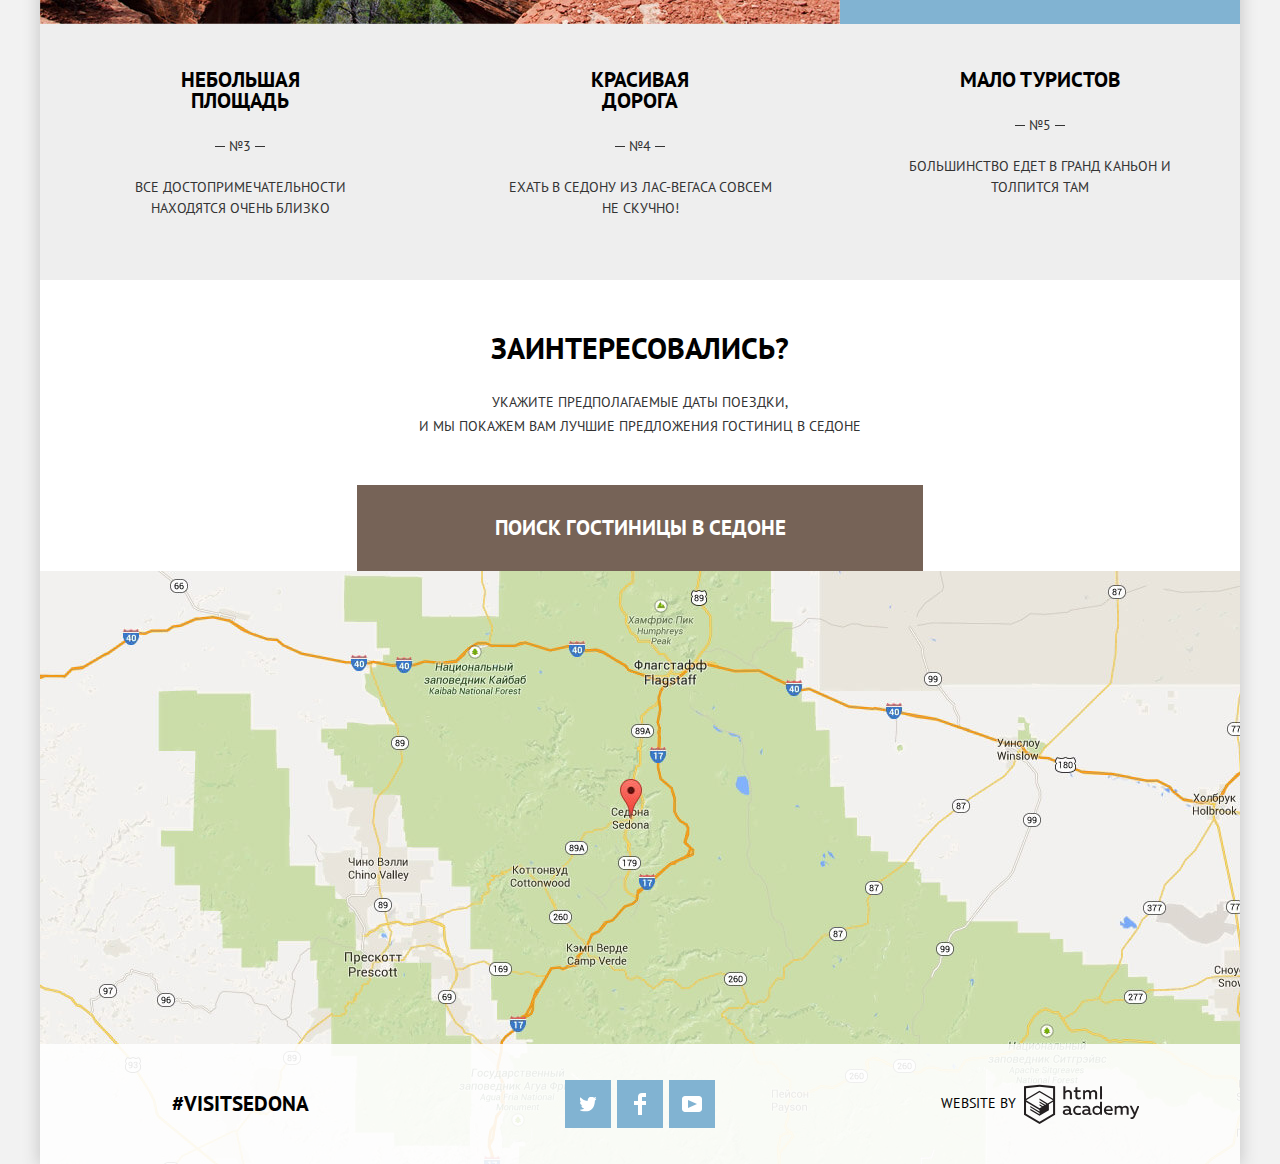
<file: projects/sedona/index.html>
<!DOCTYPE html>
<html lang="ru">

<head>
  <meta charset="utf-8">
  <title>HTML Academy: Седона</title>
  <link href="https://fonts.googleapis.com/css?family=PT+Sans:400,700&amp;subset=cyrillic" rel="stylesheet">
  <link href="css/normalize.css" rel="stylesheet">
  <link href="css/style.min.css" rel="stylesheet">
</head>

<body>
  <div class="container">
    <header class="main-header">
      <nav class="main-navigation">
        <a class="main-header-logo">
          <img src="img/index-logo.png" alt="City of Sedona" width="138" height="70">
        </a>
        <ul class="site-navigation">
          <li><a href="#">Информация</a></li>
          <li><a href="#">Фото и видео</a></li>
          <li><a href="#">Карта штата</a></li>
          <li><a href="inner.html">Гостиницы</a></li>
        </ul>
      </nav>
    </header>

    <main>
      <div class="sedona-promo">
        <img src="img/promo.png" alt="Welcome to Sedona" width="458" height="352">
      </div>

      <h1 class="visually-hidden">Седона</h1>

      <section class="features">
        <h2 class="visually-hidden">Преимущества</h2>
        <div class="features-text">
          <p>Седона — небольшой городок в Аризоне, заслуживающий большего!</p>
          <p>Рассмотрим 5 причин, по которым Седона круче, чем Гранд Каньон!</p>
        </div>
        <ul class="features-list">
          <li class="feature-item">
            <div class="feature-blue">
              <div class="item-text">
                <h3>Настоящий городок</h3>
                <p class="feature-number">№1</p>
                <p>Cедона — не аттракцион для туристов, там течет своя жизнь</p>
              </div>
              <img src="img/town.jpg" alt="Седона" width="800" height="256">
            </div>
            <ul class="feature-offers-list">
              <li class="offer-item">
                <h3>Жилье</h3>
                <p>Рекомендуем пожить в настоящем мотеле, все как в кино!</p>
              </li>
              <li class="offer-item">
                <h3>Еда</h3>
                <p>Всегда заказывайте фирменный бургер, вы не разочаруетесь!</p>
              </li>
              <li class="offer-item">
                <h3>Сувениры</h3>
                <p>Не только китайского, но и местного производства!</p>
              </li>
            </ul>
          </li>
          <li class="feature-item feature-blue">
            <div class="item-text item-text-right">
              <h3>Там есть<br>Мост дьявола</h3>
              <p class="feature-number">№2</p>
              <p>Да, по нему можно пройти! Если конечно вы осмелитесь</p>
            </div>
            <img src="img/bridge.jpg" alt="Мост дьявола" width="800" height="256">
          </li>
          <li class="feature-item">
            <h3>Небольшая площадь</h3>
            <p class="feature-number">№3</p>
            <p>Все достопримечательности находятся очень близко</p>
          </li>
          <li class="feature-item">
            <h3>Красивая дорога</h3>
            <p class="feature-number">№4</p>
            <p>Ехать в Седону из Лас-Вегаса совсем не скучно!</p>
          </li>
          <li class="feature-item">
            <h3>Мало туристов</h3>
            <p class="feature-number">№5</p>
            <p>Большинство едет в Гранд Каньон и толпится там</p>
          </li>
        </ul>
      </section>

      <section class="search">
        <h2 class="visually-hidden">Поиск гостиницы</h2>
        <div class="search-text">
          <p>Заинтересовались?</p>
          <p>Укажите предполагаемые даты поездки,<br> и мы покажем вам лучшие предложения гостиниц в Седоне</p>
        </div>
        <div class="search-container">
          <a class="button search-button" href="modal.html">Поиск гостиницы в Седоне</a>
          <div class="modal-search">
            <h2 class="visually-hidden">Поиск гостиницы</h2>
            <form class="search-form" method="post" action="https://echo.htmlacademy.ru">
              <p class="search-item">
                <label for="search-date-from">Дата заезда:</label>
                <input type="text" name="date-from" value="" placeholder="24 апреля 2017" id="search-date-from">
                <button type="button" class="button date-button">
                  <span class="visually-hidden">Календарь</span>
                  <svg xmlns="http://www.w3.org/2000/svg" width="21" height="22">
                    <path d="M19.251 2.025h-2.845V.648c0-.381-.294-.689-.656-.689-.363
                    0-.656.308-.656.689v1.377h-3.938V.648c0-.381-.294-.689-.655-.689-.363
                    0-.657.308-.657.689v1.377H5.906V.648c0-.381-.294-.689-.656-.689-.363
                    0-.657.308-.657.689v1.377H1.75C.784 2.025 0 2.847 0 3.862v16.302C0 21.179.784
                    22 1.75 22h17.501c.966 0 1.749-.821 1.749-1.836V3.862c0-1.015-.783-1.837-1.749-1.837zm.437
                    18.139a.448.448 0 0 1-.437.459H1.75a.45.45 0 0 1-.438-.459V3.862a.45.45 0 0 1
                    .438-.459h2.844v1.378c0 .381.294.689.657.689.362 0 .656-.308.656-.689V3.403h3.938v1.378c0
                    .381.294.689.657.689.361 0 .655-.308.655-.689V3.403h3.938v1.378c0 .381.293.689.656.689.362
                    0 .656-.308.656-.689V3.403h2.845c.241 0 .437.206.437.459v16.302z" fill-opacity="0.3"/>
                    <path d="M4.594 8.225h2.625v2.066H4.594zM4.594 11.668h2.625v2.067H4.594zM4.594
                    15.112h2.625v2.066H4.594zM9.188 15.112h2.625v2.066H9.188zM9.188
                    11.668h2.625v2.067H9.188zM9.188 8.225h2.625v2.066H9.188zM13.781
                    15.112h2.625v2.066h-2.625zM13.781 11.668h2.625v2.067h-2.625zM13.781
                    8.225h2.625v2.066h-2.625z" fill-opacity="0.3"/>
                  </svg>
                </button>
              </p>
              <p class="search-item">
                <label for="search-date-to">Дата выезда:</label>
                <input type="text" name="date-to" value="" placeholder="4 июля 2017" id="search-date-to">
                <button type="button" class="button date-button">
                  <span class="visually-hidden">Календарь</span>
                  <svg xmlns="http://www.w3.org/2000/svg" width="21" height="22">
                    <path d="M19.251 2.025h-2.845V.648c0-.381-.294-.689-.656-.689-.363
                    0-.656.308-.656.689v1.377h-3.938V.648c0-.381-.294-.689-.655-.689-.363
                    0-.657.308-.657.689v1.377H5.906V.648c0-.381-.294-.689-.656-.689-.363
                    0-.657.308-.657.689v1.377H1.75C.784 2.025 0 2.847 0 3.862v16.302C0 21.179.784
                    22 1.75 22h17.501c.966 0 1.749-.821 1.749-1.836V3.862c0-1.015-.783-1.837-1.749-1.837zm.437
                    18.139a.448.448 0 0 1-.437.459H1.75a.45.45 0 0 1-.438-.459V3.862a.45.45 0 0 1
                    .438-.459h2.844v1.378c0 .381.294.689.657.689.362 0 .656-.308.656-.689V3.403h3.938v1.378c0
                    .381.294.689.657.689.361 0 .655-.308.655-.689V3.403h3.938v1.378c0 .381.293.689.656.689.362
                    0 .656-.308.656-.689V3.403h2.845c.241 0 .437.206.437.459v16.302z" fill-opacity="0.3"/>
                    <path d="M4.594 8.225h2.625v2.066H4.594zM4.594 11.668h2.625v2.067H4.594zM4.594
                    15.112h2.625v2.066H4.594zM9.188 15.112h2.625v2.066H9.188zM9.188
                    11.668h2.625v2.067H9.188zM9.188 8.225h2.625v2.066H9.188zM13.781
                    15.112h2.625v2.066h-2.625zM13.781 11.668h2.625v2.067h-2.625zM13.781
                    8.225h2.625v2.066h-2.625z" fill-opacity="0.3"/>
                  </svg>
                </button>
              </p>
              <p class="search-item search-item-number">
                <label for="search-adults">Взрослые:</label>
                <button type="button" class="button number-button-min">
                  <span class="visually-hidden">Меньше</span>
                </button>
                <input type="text" name="adults" value="" placeholder="2" id="search-adults">
                <button type="button" class="button number-button-plus">
                  <span class="visually-hidden">Больше</span>
                </button>
              </p>
              <p class="search-item search-item-number item-number-right">
                <label for="search-children">Дети:</label>
                <button type="button" class="button number-button-min">
                  <span class="visually-hidden">Меньше</span>
                </button>
                <input type="text" name="children" value="" placeholder="0" id="search-children">
                <button type="button" class="button number-button-plus">
                  <span class="visually-hidden">Больше</span>
                </button>
              </p>
              <button class="button modal-button" type="submit">Найти</button>
            </form>
          </div>
        </div>
      </section>

      <section class="map">
        <h2 class="visually-hidden">Седона на карте</h2>
        <iframe src="https://www.google.com/maps/embed?pb=!1m18!1m12!1m3!1d695317.9047541741!2d-111.64269866005756!3d34.880628721364644!2m3!1f0!2f0!3f0!3m2!1i1024!2i768!4f13.1!3m3!1m2!1s0x872da132f942b00d%3A0x5548c523fa6c8efd!2z0KHQtdC00L7QvdCwLCDQkNGA0LjQt9C-0L3QsCA4NjMzNiwg0KHQqNCQ!5e0!3m2!1sru!2sru!4v1522224529001"
          width="1200" height="593" allowfullscreen>
        </iframe>
        <p>
          <img src="img/map.jpg" alt="Аризона, Седона" width="1200" height="593">
        </p>
      </section>

    </main>

    <footer class="main-footer index-main-footer">
      <p class="footer-hashtag">#visitsedona</p>
      <div class="footer-social">
        <ul>
          <li>
            <a class="social-button social-twitter" href="#">
              <span class="visually-hidden">Твиттер</span>
            </a>
          </li>
          <li>
            <a class="social-button social-fb" href="#">
              <span class="visually-hidden">Фэйсбук</span>
            </a>
          </li>
          <li>
            <a class="social-button social-youtube" href="#">
              <span class="visually-hidden">Ютуб</span>
            </a>
          </li>
        </ul>
      </div>
      <div class="footer-copyright">
        <span>Website by</span>
        <a class="copyright-logo" href="https://htmlacademy.ru/intensive/htmlcss">
          <span class="visually-hidden">HTML Academy</span>
          <svg data-name="Layer 1" xmlns="http://www.w3.org/2000/svg" width="115" height="41" viewBox="0 0 113 39">
            <path d="M46.84 28.22a2.07 2.07 0 0 0 .58-.11v1.4a3.41 3.41 0 0 1-1.24.22
            1.75 1.75 0 0 1-1.75-1 5.08 5.08 0 0 1-3.3 1.13c-1.59 0-3.06-.87-3.06-2.68 0-2.24
            2.08-2.93 3.9-2.93a11.63 11.63 0 0 1 2.28.26v-.31c0-1.09-.8-1.86-2.3-1.86a7.79
            7.79 0 0 0-3.15.67v-1.79a10.72 10.72 0 0 1 3.35-.58c2.48 0 4 1.18 4 3.83v3.14a.57.57
            0 0 0 .69.61zm-6.76-1.19a1.42 1.42 0 0 0 1.64 1.29 3.56 3.56 0 0 0 2.53-1v-1.51a10.21
            10.21 0 0 0-1.9-.22c-1.1.01-2.27.35-2.27 1.45zM53.06 20.62a5.29 5.29 0 0 1
            2.7.67v1.79a4.28 4.28 0 0 0-2.42-.73 2.89 2.89 0 1 0 0 5.76 5.26 5.26 0 0 0
            2.55-.67v1.8a6.58 6.58 0 0 1-2.9.6 4.42 4.42 0 0 1-4.72-4.54 4.54 4.54 0 0 1
            4.79-4.68zM65.84 28.22a2.07 2.07 0 0 0 .58-.11v1.4a3.41 3.41 0 0 1-1.24.22 1.75
            1.75 0 0 1-1.75-1 5.08 5.08 0 0 1-3.3 1.13c-1.59 0-3.06-.87-3.06-2.68 0-2.24
            2.08-2.93 3.9-2.93a11.63 11.63 0 0 1 2.28.26v-.31c0-1.09-.8-1.86-2.3-1.86a7.79
            7.79 0 0 0-3.15.67v-1.79a10.72 10.72 0 0 1 3.35-.58c2.48 0 4 1.18 4 3.83v3.14a.57.57
            0 0 0 .69.61zm-6.76-1.19a1.42 1.42 0 0 0 1.64 1.29 3.56 3.56 0 0 0 2.53-1v-1.51a10.21
            10.21 0 0 0-1.9-.22c-1.11.01-2.27.35-2.27 1.45zM76.67 16.85v12.76h-1.76v-1.39a4.07
            4.07 0 0 1-3.35 1.62 4.62 4.62 0 0 1 0-9.22 4 4 0 0 1 3.15 1.37v-5.14h2zm-4.76 5.48a2.9
            2.9 0 0 0 0 5.8 3 3 0 0 0 2.79-1.84v-2.13a3.06 3.06 0 0 0-2.79-1.83zM82.99 20.62c3.48
            0 4.68 2.81 4.12 5.34h-6.58c.22 1.57 1.75 2.22 3.35 2.22a6.41 6.41 0 0 0 2.77-.62v1.68a7.5
            7.5 0 0 1-3.14.6c-2.68 0-5-1.53-5-4.61a4.39 4.39 0 0 1 4.48-4.61zm.09 1.62a2.39 2.39
            0 0 0-2.57 2.26h4.85a2.06 2.06 0 0 0-2.28-2.26zM89.1 29.61v-8.75h1.73v1.09a4 4 0 0 1 2.92-1.33
            3 3 0 0 1 2.73 1.4 4.33 4.33 0 0 1 3.06-1.4 3.21 3.21 0 0 1 3.32 3.52v5.47h-2V24.2a1.67
            1.67 0 0 0-1.73-1.84 2.94 2.94 0 0 0-2.17 1.18V29.61h-2V24.2a1.67 1.67 0 0 0-1.73-1.84
            3.11 3.11 0 0 0-2.32 1.35v5.91h-2zM111.47 20.86h2l-4.1 9.93c-.95 2.28-2.19 3-3.52 3a5 5
            0 0 1-1.15-.15v-1.66a3 3 0 0 0 .89.13c.95 0 1.66-.67 2.17-2l.18-.44-4.16-8.82h2.13l3
            6.6zM40.66 1.53v5a4 4 0 0 1 2.83-1.2A3.41 3.41 0 0 1 47.1 8.9v5.41h-2V9.15a1.9 1.9 0 0
            0-2-2.1 3.08 3.08 0 0 0-2.44 1.46v5.8h-2V1.53h2zM52.43 2.42v3.12h3.17v1.71h-3.17v4c0
            1.15.53 1.53 1.66 1.53a4.71 4.71 0 0 0 1.77-.35v1.68a7.14 7.14 0 0 1-2.35.38 2.68 2.68
            0 0 1-3-2.88V7.23h-1.6V5.52h1.57V2.88zM58.1 14.29V5.54h1.73v1.09a4 4 0 0 1 2.92-1.33 3
            3 0 0 1 2.73 1.4 4.33 4.33 0 0 1 3.06-1.4 3.21 3.21 0 0 1 3.32 3.52v5.47h-2V8.88a1.67
            1.67 0 0 0-1.73-1.84 2.94 2.94 0 0 0-2.17 1.18V14.29h-2V8.88a1.67 1.67 0 0 0-1.73-1.84
            3.11 3.11 0 0 0-2.32 1.35v5.91h-2zM74.72 1.52h1.95v12.76h-1.95zM15.44.02h-.16L0 1.62v28l15.28
            9.09 15.28-9.09v-28zm13.12 28.45l-13.28 7.9L2 28.47V16.99l13.22 7.87v1.43l-9.07-5.4v1.38l9.11
            5.47v1.46l-9.1-5.42v1.38l9.11 5.47 9.19-5.5V19.22l4.1-2.45v11.67zm0-13.16l-3.65 2.14-1.68
            1-8-4.76v1.38l6.84 4.07h-.06l-.15.09-1 .57-5.64-3.36v1.38l4.45 2.65-1.05.7-3.36-2v1.38l2.21
            1.3-2.25 1.35-13.16-7.82 13.17-7.92zm0-1.39L15.21 6.05l-13.2 7.86V3.41l13.28-1.39 13.28
            1.39v10.51z" fill="#231f20"/>
          </svg>
        </a>
      </div>
    </footer>
  </div>

  <script src="js/script.min.js"></script>

</body>

</html>
</file>
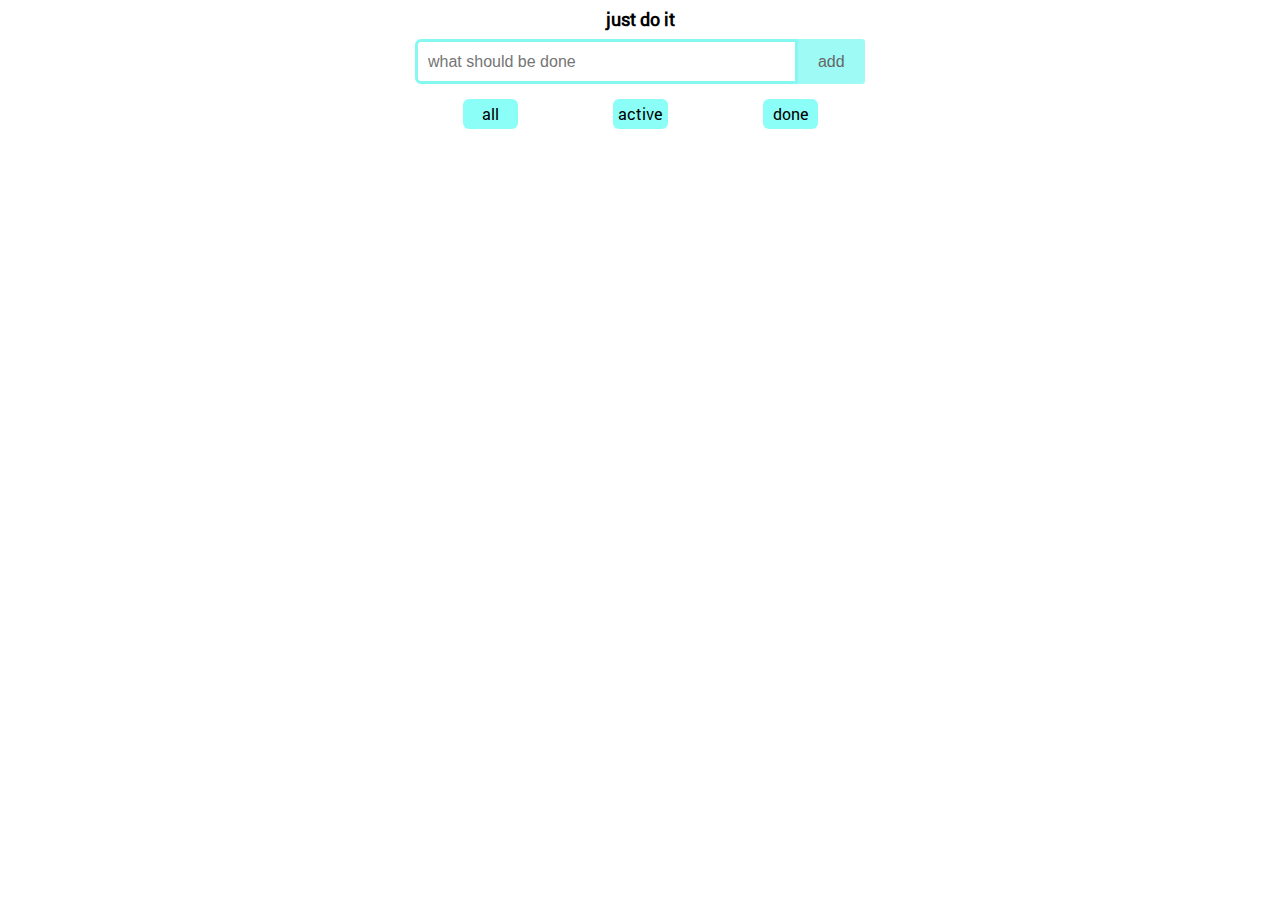
<file: projects/todo/index.html>
<html>

<head>
  <meta charset="utf-8">
  <meta name="viewport" content="width=device-width, initial-scale=1, shrink-to-fit=no">
  <meta name="theme-color" content="#000000">
  <link rel="stylesheet" href="style.8e5bf11e0fda0b85054f.css?687a410dd1295572d4a1">
<link rel="apple-touch-icon" sizes="57x57" href="icons-e069627cc3e1aad59c313879c247ae2b/apple-touch-icon-57x57.png"><link rel="apple-touch-icon" sizes="60x60" href="icons-e069627cc3e1aad59c313879c247ae2b/apple-touch-icon-60x60.png"><link rel="apple-touch-icon" sizes="72x72" href="icons-e069627cc3e1aad59c313879c247ae2b/apple-touch-icon-72x72.png"><link rel="apple-touch-icon" sizes="76x76" href="icons-e069627cc3e1aad59c313879c247ae2b/apple-touch-icon-76x76.png"><link rel="apple-touch-icon" sizes="114x114" href="icons-e069627cc3e1aad59c313879c247ae2b/apple-touch-icon-114x114.png"><link rel="apple-touch-icon" sizes="120x120" href="icons-e069627cc3e1aad59c313879c247ae2b/apple-touch-icon-120x120.png"><link rel="apple-touch-icon" sizes="144x144" href="icons-e069627cc3e1aad59c313879c247ae2b/apple-touch-icon-144x144.png"><link rel="apple-touch-icon" sizes="152x152" href="icons-e069627cc3e1aad59c313879c247ae2b/apple-touch-icon-152x152.png"><link rel="apple-touch-icon" sizes="180x180" href="icons-e069627cc3e1aad59c313879c247ae2b/apple-touch-icon-180x180.png"><meta name="apple-mobile-web-app-capable" content="yes"><meta name="apple-mobile-web-app-status-bar-style" content="black-translucent"><meta name="apple-mobile-web-app-title" content="react-redux-scss-boilerplate"><meta name="mobile-web-app-capable" content="yes"><meta name="theme-color" content="#fff"><meta name="application-name" content="react-redux-scss-boilerplate"><link rel="icon" type="image/png" sizes="32x32" href="icons-e069627cc3e1aad59c313879c247ae2b/favicon-32x32.png"><link rel="icon" type="image/png" sizes="16x16" href="icons-e069627cc3e1aad59c313879c247ae2b/favicon-16x16.png"><link rel="shortcut icon" href="icons-e069627cc3e1aad59c313879c247ae2b/favicon.ico"><link rel="apple-touch-startup-image" media="(device-width: 320px) and (device-height: 480px) and (-webkit-device-pixel-ratio: 1)" href="icons-e069627cc3e1aad59c313879c247ae2b/apple-touch-startup-image-320x460.png"><link rel="apple-touch-startup-image" media="(device-width: 320px) and (device-height: 480px) and (-webkit-device-pixel-ratio: 2)" href="icons-e069627cc3e1aad59c313879c247ae2b/apple-touch-startup-image-640x920.png"><link rel="apple-touch-startup-image" media="(device-width: 320px) and (device-height: 568px) and (-webkit-device-pixel-ratio: 2)" href="icons-e069627cc3e1aad59c313879c247ae2b/apple-touch-startup-image-640x1096.png"><link rel="apple-touch-startup-image" media="(device-width: 375px) and (device-height: 667px) and (-webkit-device-pixel-ratio: 2)" href="icons-e069627cc3e1aad59c313879c247ae2b/apple-touch-startup-image-750x1294.png"><link rel="apple-touch-startup-image" media="(device-width: 414px) and (device-height: 736px) and (orientation: landscape) and (-webkit-device-pixel-ratio: 3)" href="icons-e069627cc3e1aad59c313879c247ae2b/apple-touch-startup-image-1182x2208.png"><link rel="apple-touch-startup-image" media="(device-width: 414px) and (device-height: 736px) and (orientation: portrait) and (-webkit-device-pixel-ratio: 3)" href="icons-e069627cc3e1aad59c313879c247ae2b/apple-touch-startup-image-1242x2148.png"><link rel="apple-touch-startup-image" media="(device-width: 768px) and (device-height: 1024px) and (orientation: landscape) and (-webkit-device-pixel-ratio: 1)" href="icons-e069627cc3e1aad59c313879c247ae2b/apple-touch-startup-image-748x1024.png"><link rel="apple-touch-startup-image" media="(device-width: 768px) and (device-height: 1024px) and (orientation: portrait) and (-webkit-device-pixel-ratio: 1)" href="icons-e069627cc3e1aad59c313879c247ae2b/apple-touch-startup-image-768x1004.png"><link rel="apple-touch-startup-image" media="(device-width: 768px) and (device-height: 1024px) and (orientation: landscape) and (-webkit-device-pixel-ratio: 2)" href="icons-e069627cc3e1aad59c313879c247ae2b/apple-touch-startup-image-1496x2048.png"><link rel="apple-touch-startup-image" media="(device-width: 768px) and (device-height: 1024px) and (orientation: portrait) and (-webkit-device-pixel-ratio: 2)" href="icons-e069627cc3e1aad59c313879c247ae2b/apple-touch-startup-image-1536x2008.png"></head>

<body>
  <div id="app"></div>
  <script src="main.e6385b8accac37589a67.js?687a410dd1295572d4a1"></script>
</body>

</html>
</file>
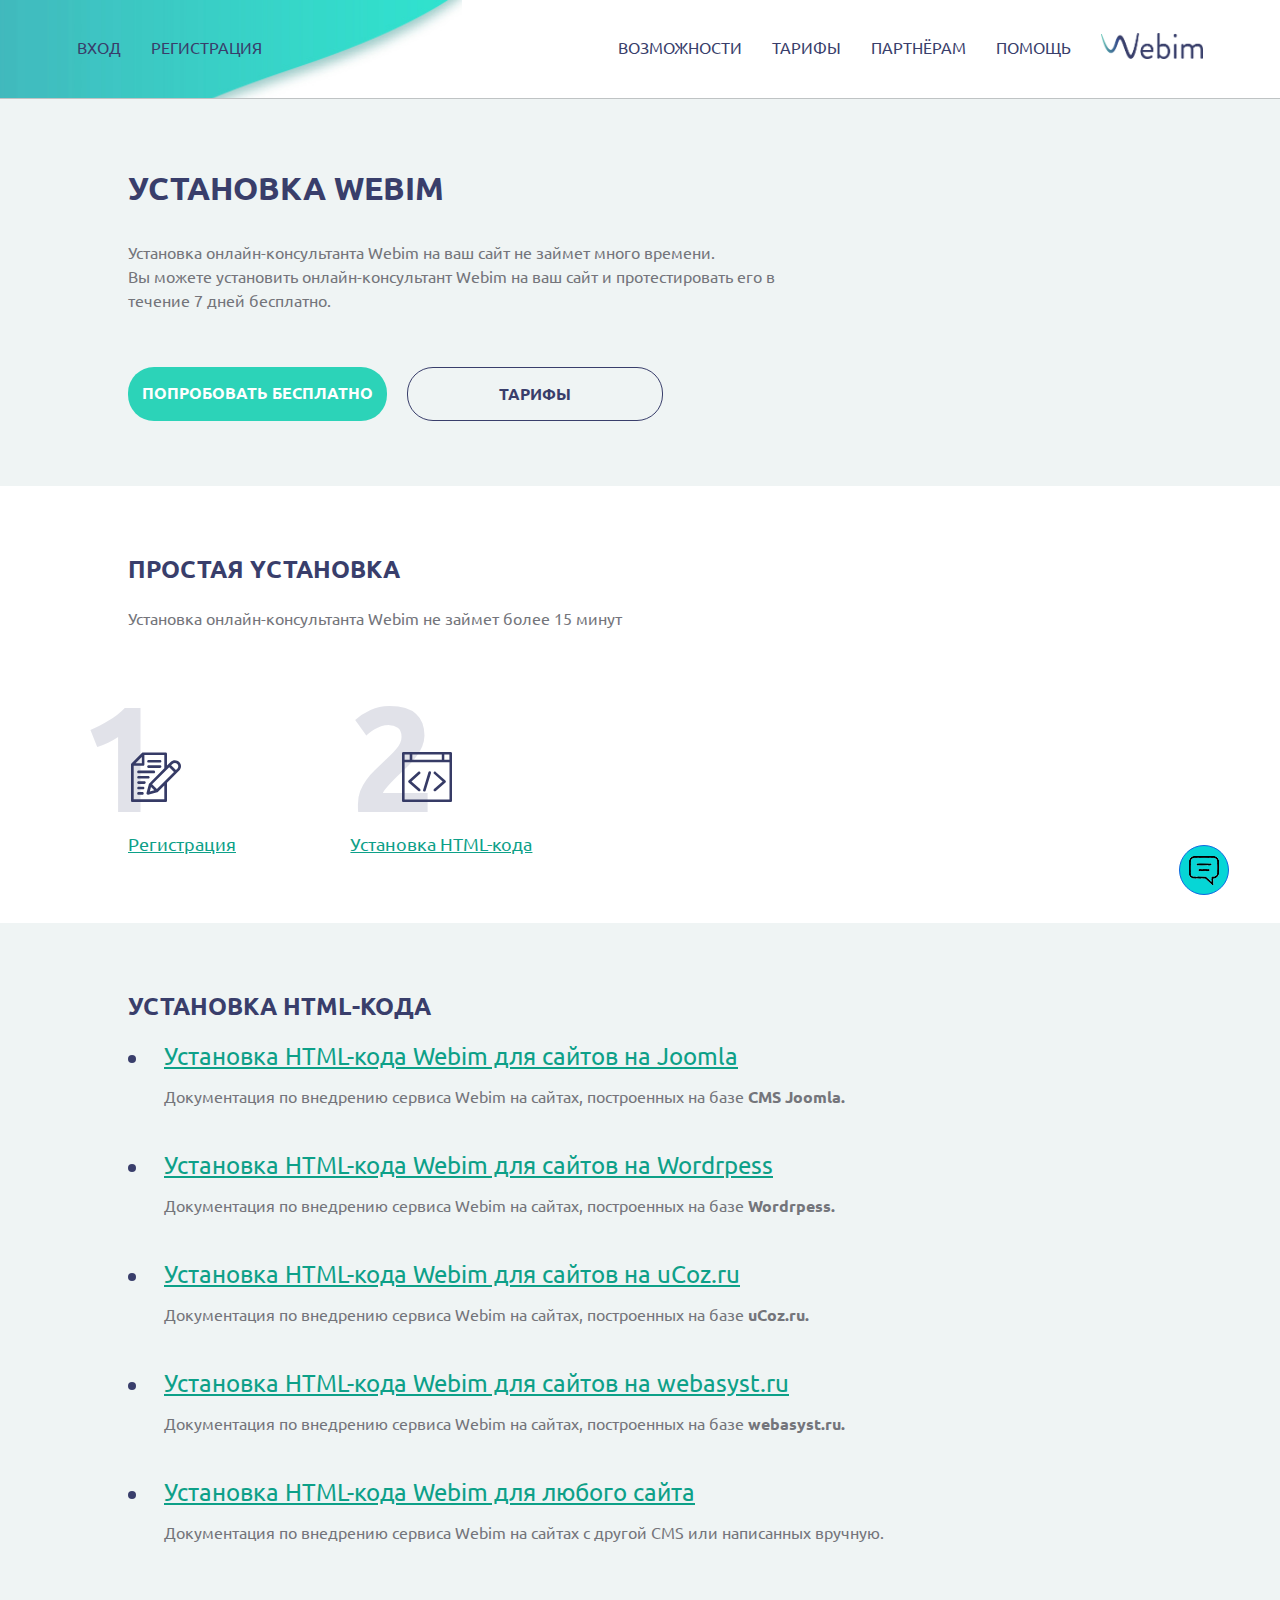
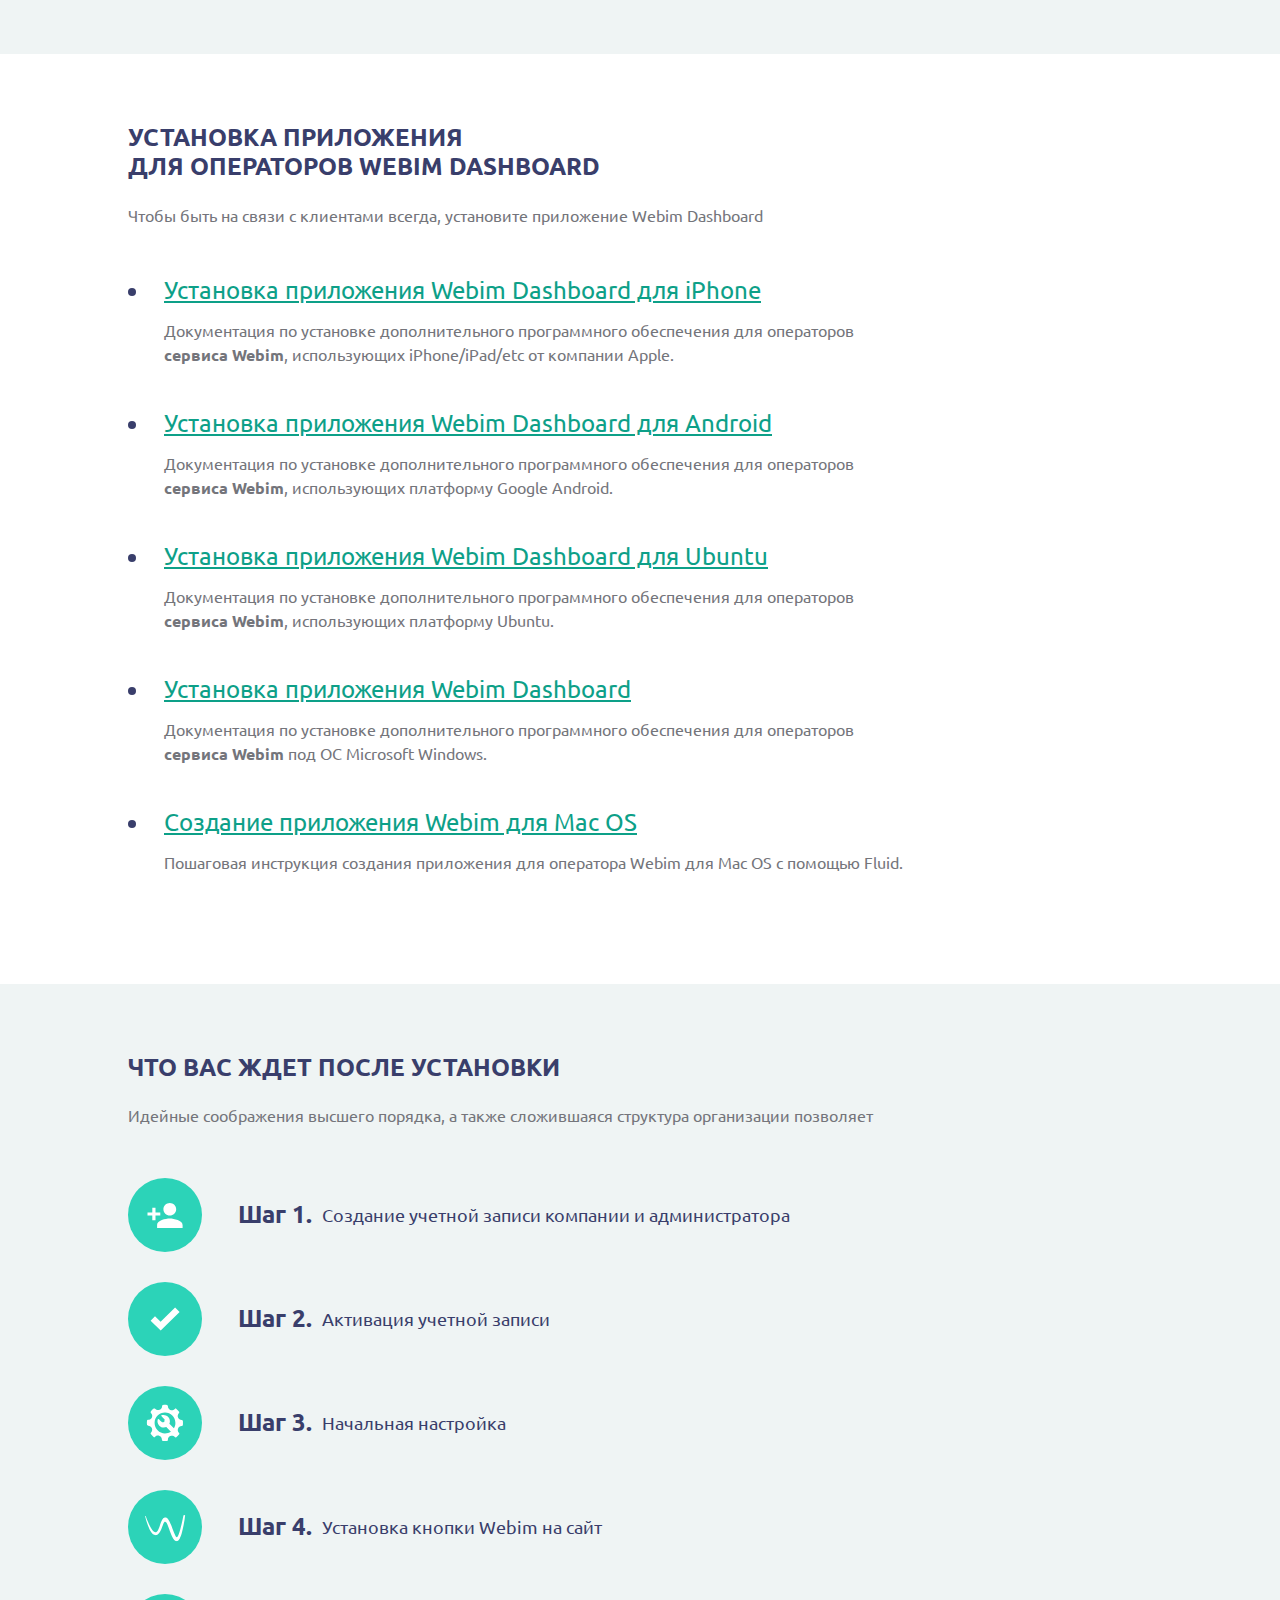
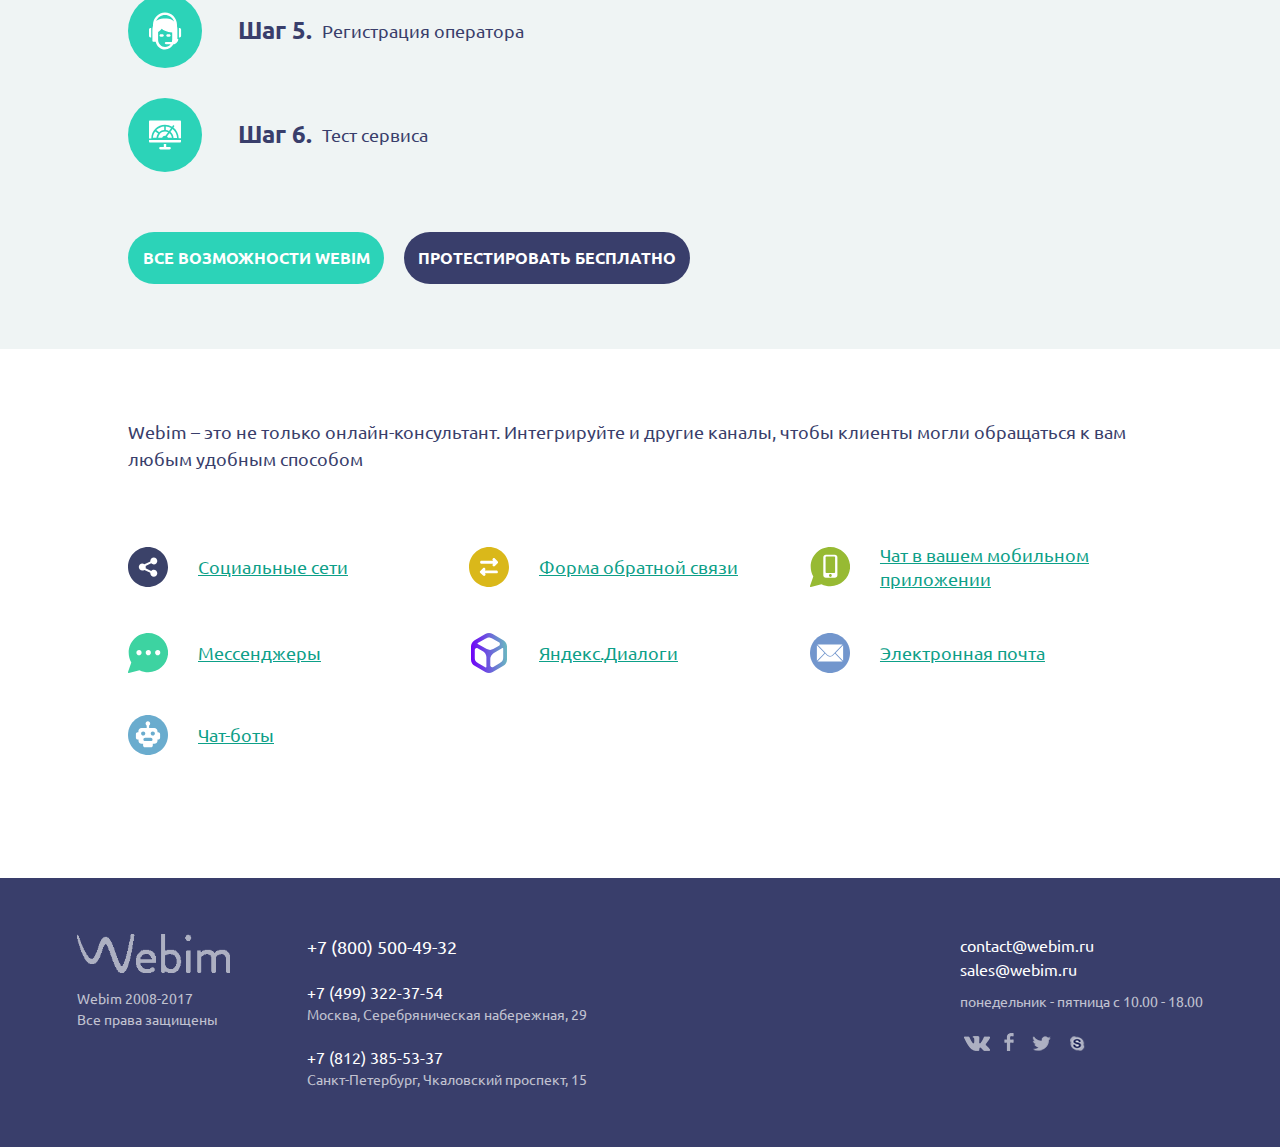
<file: projects/webim/index.html>
<!DOCTYPE html><html lang="ru"><head><title>Webim</title><meta charset="UTF-8"><meta name="description" content=""><meta name="viewport" content="width=device-width,user-scalable=no,initial-scale=1"><link rel="preload" href="fonts/ubuntu-regular.woff2" as="font"><link rel="preload" href="fonts/ubuntu-bold.woff2" as="font"><link rel="stylesheet" href="css/style.min.css"><script src="js/svgxuse.min.js"></script></head><body><header class="header"><nav class="header__nav nav"><div class="nav__list-wrapper"><ul class="nav__list"><li class="nav__item"><a class="nav__link" href="#">Вход</a></li><li class="nav__item"><a class="nav__link" href="#">Регистрация</a></li></ul><ul class="nav__list nav__list--menu"><li class="nav__item"><a class="nav__link" href="#">Возможности</a></li><li class="nav__item"><a class="nav__link" href="#">Тарифы</a></li><li class="nav__item"><a class="nav__link" href="#">Партнёрам</a></li><li class="nav__item"><a class="nav__link" href="#">Помощь</a></li></ul></div><div class="nav__logo-wrapper"><button class="nav__btn" type="button"><span class="nav__btn-line nav__btn-line--top"></span><span class="nav__btn-line nav__btn-line--middle"></span><span class="nav__btn-line nav__btn-line--bottom"></span></button><a class="nav__logo" href="#"><img src="img/webim.png" alt="Webim"></a></div></nav></header><main class="main"><section class="install section"><div class="container"><div class="install__wrapper"><h1 class="install__title title">Установка Webim</h1><p class="install__text text">Установка онлайн-консультанта Webim на ваш сайт не займет много времени.</p><p class="install__text text">Вы можете установить онлайн-консультант Webim на ваш сайт и протестировать его в течение 7 дней бесплатно.</p><div class="install__links"><a class="install__link install__link--free link" href="#free">Попробовать бесплатно</a><a class="install__link install__link--tariff link" href="#">Тарифы</a></div></div></div></section><section class="simple-install section" id="free"><div class="container"><div class="simple-install__wrapper"><h2 class="simple-install__title title">Простая yстановка</h2><p class="simple-install__text text">Установка онлайн-консультанта Webim не займет более 15 минут</p><div class="simple-install__links"><a class="simple-install__link" href="#"><p class="simple-install__number">1 <svg class="simple-install__icon" width="50" height="50"><use xlink:href="img/sprite.svg#01"></use></svg></p><span class="simple-install__link-text">Регистрация</span></a><a class="simple-install__link" href="#"><p class="simple-install__number">2 <svg class="simple-install__icon" width="50" height="50"><use xlink:href="img/sprite.svg#02"></use></svg></p><span class="simple-install__link-text">Установка HTML-кода</span></a></div></div></div></section><section class="html-install section"><div class="container"><h2 class="html-install__title title">Установка HTML-кода</h2><ul class="html-install__list list"><li class="list__item"><a class="list__title" href="#">Установка HTML-кода Webim для сайтов на Joomla</a><p class="list__desc">Документация по внедрению сервиса Webim на сайтах, построенных на базе <span>CMS Joomla.</span></p></li><li class="list__item"><a class="list__title" href="#">Установка HTML-кода Webim для сайтов на Wordrpess</a><p class="list__desc">Документация по внедрению сервиса Webim на сайтах, построенных на базе <span>Wordrpess.</span></p></li><li class="list__item"><a class="list__title" href="#">Установка HTML-кода Webim для сайтов на uCoz.ru</a><p class="list__desc">Документация по внедрению сервиса Webim на сайтах, построенных на базе <span>uCoz.ru.</span></p></li><li class="list__item"><a class="list__title" href="#">Установка HTML-кода Webim для сайтов на webasyst.ru</a><p class="list__desc">Документация по внедрению сервиса Webim на сайтах, построенных на базе <span>webasyst.ru.</span></p></li><li class="list__item"><a class="list__title" href="#">Установка HTML-кода Webim для любого сайта</a><p class="list__desc">Документация по внедрению сервиса Webim на сайтах с другой CMS или написанных вручную.</p></li></ul></div></section><section class="app-install section"><div class="container"><h2 class="app-install__title title">Установка приложения<br>для операторов Webim DashBoard</h2><p class="app-install__text text">Чтобы быть на связи с клиентами всегда, установите приложение Webim Dashboard</p><ul class="app-install__list list"><li class="list__item"><a class="list__title" href="#">Установка приложения Webim Dashboard для iPhone</a><p class="list__desc">Документация по установке дополнительного программного обеспечения для операторов <br><span>сервиса Webim</span>, использующих iPhone/iPad/etc от компании Apple.</p></li><li class="list__item"><a class="list__title" href="#">Установка приложения Webim Dashboard для Android</a><p class="list__desc">Документация по установке дополнительного программного обеспечения для операторов <br><span>сервиса Webim</span>, использующих платформу Google Android.</p></li><li class="list__item"><a class="list__title" href="#">Установка приложения Webim Dashboard для Ubuntu</a><p class="list__desc">Документация по установке дополнительного программного обеспечения для операторов <br><span>сервиса Webim</span>, использующих платформу Ubuntu.</p></li><li class="list__item"><a class="list__title" href="#">Установка приложения Webim Dashboard</a><p class="list__desc">Документация по установке дополнительного программного обеспечения для операторов <br><span>сервиса Webim</span> под ОС Microsoft Windows.</p></li><li class="list__item"><a class="list__title" href="#">Создание приложения Webim для Mac OS</a><p class="list__desc">Пошаговая инструкция создания приложения для оператора Webim для Mac OS с помощью Fluid.</p></li></ul></div></section><section class="after-install section"><div class="container"><h2 class="after-install__main-title title">Что вас ждет после установки</h2><p class="after-install__text text">Идейные соображения высшего порядка, а также сложившаяся структура организации позволяет</p><ul class="after-install__list"><li class="after-install__item"><svg class="after-install__icon" width="74" height="74"><use xlink:href="img/sprite.svg#step_01"></use></svg><div class="after-install__item-wrapper"><p class="after-install__title">Шаг 1.</p><p class="after-install__desc">Создание учетной записи компании и администратора</p></div></li><li class="after-install__item"><svg class="after-install__icon" width="74" height="74"><use xlink:href="img/sprite.svg#step_02"></use></svg><div class="after-install__item-wrapper"><p class="after-install__title">Шаг 2.</p><p class="after-install__desc">Активация учетной записи</p></div></li><li class="after-install__item"><svg class="after-install__icon" width="74" height="74"><use xlink:href="img/sprite.svg#step_03"></use></svg><div class="after-install__item-wrapper"><p class="after-install__title">Шаг 3.</p><p class="after-install__desc">Начальная настройка</p></div></li><li class="after-install__item"><svg class="after-install__icon" width="74" height="74"><use xlink:href="img/sprite.svg#step_04"></use></svg><div class="after-install__item-wrapper"><p class="after-install__title">Шаг 4.</p><p class="after-install__desc">Установка кнопки Webim на сайт</p></div></li><li class="after-install__item"><svg class="after-install__icon" width="74" height="74"><use xlink:href="img/sprite.svg#step_05"></use></svg><div class="after-install__item-wrapper"><p class="after-install__title">Шаг 5.</p><p class="after-install__desc">Регистрация оператора</p></div></li><li class="after-install__item"><svg class="after-install__icon" width="74" height="74"><use xlink:href="img/sprite.svg#step_06"></use></svg><div class="after-install__item-wrapper"><p class="after-install__title">Шаг 6.</p><p class="after-install__desc">Тест сервиса</p></div></li></ul><div class="after-install__links"><a class="after-install__link after-install__link--green link" href="#">Все возможности Webim</a><a class="after-install__link after-install__link--blue link" href="#">Протестировать бесплатно</a></div></div></section><section class="channels section"><div class="container"><p class="channels__text">Webim – это не только онлайн-консультант. Интегрируйте и другие каналы, чтобы клиенты могли обращаться к вам любым удобным способом</p><ul class="channels__list"><li class="channels__item"><svg class="channels__icon" width="40" height="40"><use xlink:href="img/sprite.svg#sn"></use></svg><a class="channels__link" href="#">Социальные сети</a></li><li class="channels__item"><svg class="channels__icon" width="40" height="40"><use xlink:href="img/sprite.svg#feedback"></use></svg><a class="channels__link" href="#">Форма обратной связи</a></li><li class="channels__item"><img class="channels__icon" src="img/app.svg"><a class="channels__link" href="#">Чат в вашем мобильном приложении</a></li><li class="channels__item"><svg class="channels__icon" width="40" height="40"><use xlink:href="img/sprite.svg#msn"></use></svg><a class="channels__link" href="#">Мессенджеры</a></li><li class="channels__item"><img class="channels__icon" src="img/yad.svg"><a class="channels__link" href="#">Яндекс.Диалоги</a></li><li class="channels__item"><img class="channels__icon" src="img/email.svg"><a class="channels__link" href="#">Электронная почта</a></li><li class="channels__item"><svg class="channels__icon" width="40" height="40"><use xlink:href="img/sprite.svg#chatbots"></use></svg><a class="channels__link" href="#">Чат-боты</a></li></ul></div></section></main><footer class="footer"><div class="footer__copyright copyright"><a class="copyright__link" href="#"><img class="copyright__logo" src="img/webim-footer.png" alt="Webim"></a><p class="copyright__text">Webim 2008-2017</p><p class="copyright__text">Все права защищены</p></div><div class="footer__contacts contacts"><p class="contacts__main-tel"><a class="contacts__link contacts__link--main" href="tel:+78005004932">+7 (800) 500-49-32</a></p><ul class="contacts__list"><li class="contacts__item"><a class="contacts__link" href="tel:+74993223754">+7 (499) 322-37-54</a><p class="contacts__desc">Москва, Серебряническая набережная, 29</p></li><li class="contacts__item"><a class="contacts__link" href="tel:+78123855337">+7 (812) 385-53-37</a><p class="contacts__desc">Санкт-Петербург, Чкаловский проспект, 15</p></li></ul></div><div class="footer__social social"><div class="social__wrapper"><ul class="social__mail-list"><li class="social__mail-item"><a class="social__mail-link" href="mailto:contact@webim.ru">contact@webim.ru</a></li><li class="social__mail-item"><a class="social__mail-link" href="mailto:sales@webim.ru">sales@webim.ru</a></li></ul><p class="social__schedule">понедельник - пятница с 10.00 - 18.00</p><ul class="social__list"><li class="social__item"><a class="social__link social__link--vk" href="#"><span class="hidden">Вконтакте</span></a></li><li class="social__item"><a class="social__link social__link--fb" href="#"><span class="hidden">Facebook</span></a></li><li class="social__item"><a class="social__link social__link--tw" href="#"><span class="hidden">Twitter</span></a></li><li class="social__item"><a class="social__link social__link--skype" href="#"><span class="hidden">Skype</span></a></li></ul></div></div></footer><button class="manager" type="button"></button><script src="js/script.min.js"></script></body></html>
</file>
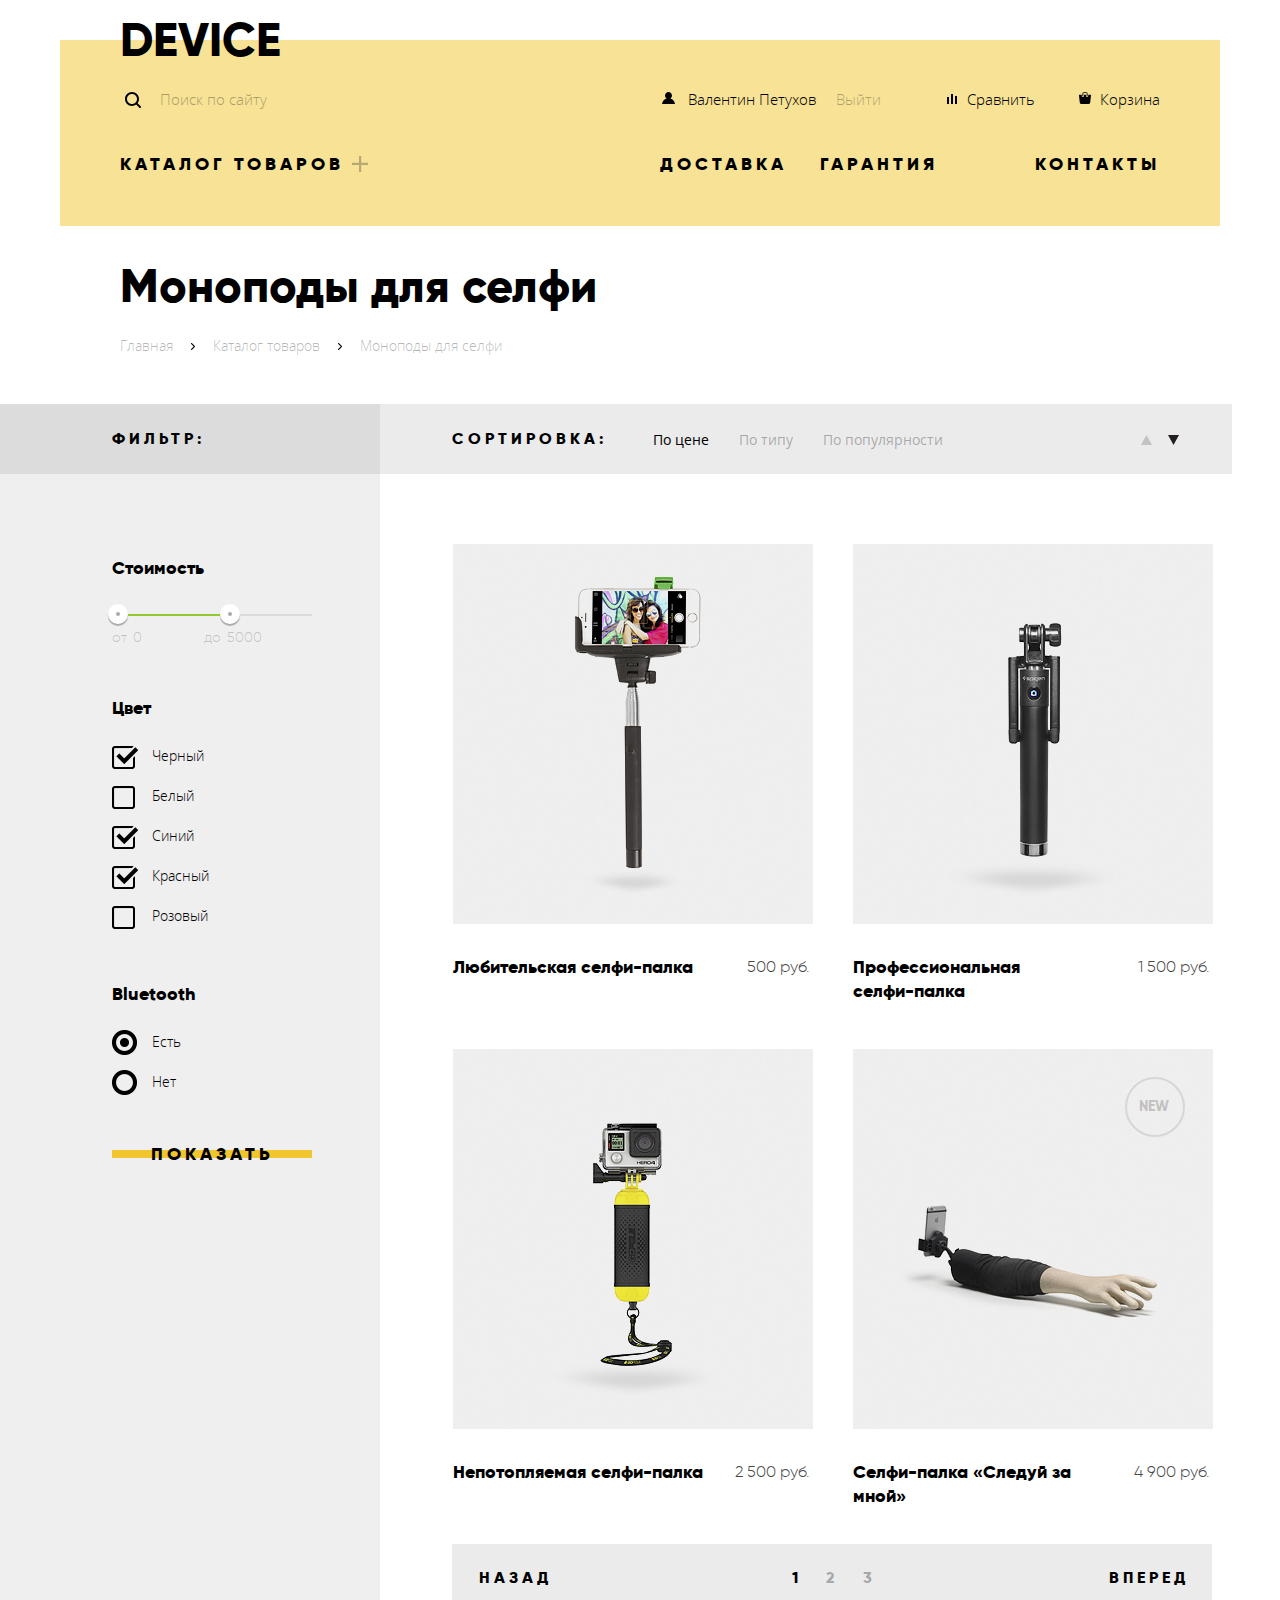
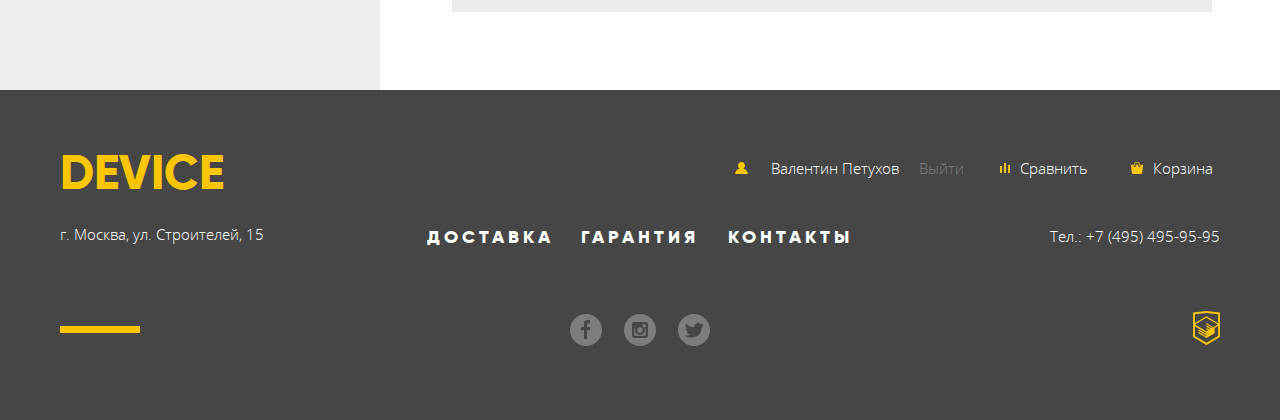
<file: projects/device/catalog.html>
<!DOCTYPE html><html lang="ru"><head><meta charset="utf-8"><title>Device</title><meta name="viewport" content="width=device-width,initial-scale=1"><link rel="preload" href="fonts/opensans.woff2" as="font"><link rel="preload" href="fonts/opensanslight.woff2" as="font"><link rel="preload" href="fonts/gilroyextrabold.woff2" as="font"><link rel="preload" href="fonts/gilroylight.woff2" as="font"><link href="css/style.min.css" rel="stylesheet"><script src="js/picturefill.min.js"></script><script src="js/svgxuse.min.js"></script></head><body><div class="container"><header class="header"><nav class="header__nav"><h1><a class="header__main-link" href="index.html">Device</a></h1><div class="header__wrapper-left"><svg class="header__icon" width="16" height="16"><use xlink:href="img/sprite.svg#icon-search"></use></svg> <input class="header__input" type="text" value="" placeholder="Поиск по сайту"> <button class="header__btn" type="button">Найти</button> <a class="header__catalog-btn header__catalog-btn--catalog">Каталог товаров</a></div><div class="header__wrapper-right"><ul class="header__list user-list user-list--header"><li class="user-list__item user-list__item--user"><a class="user-list__link user-list__link--header" href="profile.html"><svg class="user-list__icon user-list__icon--header-user" width="13" height="12"><use xlink:href="img/sprite.svg#icon-user"></use></svg> Валентин Петухов </a><a class="user-list__link user-list__link--auto-header" href="#">Выйти</a></li><li class="user-list__item"><a class="user-list__link user-list__link--header" href="#"><svg class="user-list__icon" width="10" height="10"><use xlink:href="img/sprite.svg#icon-compare"></use></svg> Сравнить</a></li><li class="user-list__item user-list__item--cart"><a class="user-list__link user-list__link--header" href="#"><svg class="user-list__icon user-list__icon--header-cart" width="12" height="12"><use xlink:href="img/sprite.svg#icon-cart"></use></svg> Корзина</a></li></ul><ul class="header__list site-list site-list--header site-list--catalog"><li class="site-list__item"><a class="site-list__link site-list__link--header" href="#">Доставка</a></li><li class="site-list__item"><a class="site-list__link site-list__link--header" href="#">Гарантия</a></li><li class="site-list__item site-list__item--contacts"><a class="site-list__link site-list__link--header" href="#">Контакты</a></li></ul></div><div class="header__wrapper-catalog header__wrapper-catalog--catalog"><ul class="header__catalog"><li class="header__catalog-item"><a class="header__catalog-link" href="#">Виртуальная реальность</a></li><li class="header__catalog-item"><a class="header__catalog-link">Моноподы для селфи</a></li><li class="header__catalog-item"><a class="header__catalog-link" href="#">Экшн-камеры</a></li><li class="header__catalog-item"><a class="header__catalog-link" href="#">Фитнес-браслеты</a></li><li class="header__catalog-item"><a class="header__catalog-link" href="#">Умные часы</a></li><li class="header__catalog-item"><a class="header__catalog-link" href="#">Квадрокоптеры</a></li></ul></div></nav></header></div><main class="main"><div class="main__nav-wrapper container"><h2 class="main__title">Моноподы для селфи</h2><ul class="main__nav"><li class="main__nav-item"><a class="main__nav-link" href="index.html">Главная</a></li><li class="main__nav-item"><a class="main__nav-link" href="#">Каталог товаров</a></li><li class="main__nav-item"><a class="main__nav-link">Моноподы для селфи</a></li></ul></div><div class="main__wrapper"><section class="filter"><h3 class="filter__title">Фильтр:</h3><form class="filter__form" method="get" action="https://echo.htmlacademy.ru"><fieldset class="filter__fieldset"><legend class="filter__legend">Стоимость</legend><div class="filter__range"><button type="button" class="filter__range-btn filter__range-btn--from"><span class="hidden">От</span></button><div class="filter__range-scale"><p class="filter__scale-active"></p></div><button type="button" class="filter__range-btn filter__range-btn--to"><span class="hidden">До</span></button></div><div class="filter__cost"><label class="filter__label filter__label--cost">от <input class="filter__cost-field" type="text" name="cost-from" value="0"></label> <label class="filter__label filter__label--cost">до <input class="filter__cost-field" type="text" name="cost-to" value="5000"></label></div></fieldset><fieldset class="filter__fieldset"><legend class="filter__legend">Цвет</legend><ul class="filter__list"><li><input class="filter__input hidden" type="checkbox" name="black" id="filter-black" checked="checked"> <label class="filter__label filter__label--color" for="filter-black">Черный</label></li><li><input class="filter__input hidden" type="checkbox" name="white" id="filter-white"> <label class="filter__label filter__label--color" for="filter-white">Белый</label></li><li><input class="filter__input hidden" type="checkbox" name="blue" id="filter-blue" checked="checked"> <label class="filter__label filter__label--color" for="filter-blue">Синий</label></li><li><input class="filter__input hidden" type="checkbox" name="black" id="filter-red" checked="checked"> <label class="filter__label filter__label--color" for="filter-red">Красный</label></li><li><input class="filter__input hidden" type="checkbox" name="black" id="filter-pink"> <label class="filter__label filter__label--color" for="filter-pink">Розовый</label></li></ul></fieldset><fieldset class="filter__fieldset"><legend class="filter__legend">Bluetooth</legend><ul class="filter__list"><li><input class="filter__input hidden" type="radio" name="filter-radio" value="yes" id="filter-yes" checked="checked"> <label class="filter__label filter__label--radio" for="filter-yes">Есть</label></li><li><input class="filter__input hidden" type="radio" name="filter-radio" value="no" id="filter-no"> <label class="filter__label filter__label--radio" for="filter-no">Нет</label></li></ul></fieldset><button class="filter__btn button" type="submit">Показать</button></form></section><section class="catalog"><h3 class="hidden">Каталог</h3><div class="catalog__sort"><p class="catalog__sort-title">Сортировка:</p><ul class="catalog__sort-list"><li class="catalog__sort-item"><a class="catalog__sort-link catalog__sort-link--active">По цене</a></li><li class="catalog__sort-item"><a class="catalog__sort-link" href="#">По типу</a></li><li class="catalog__sort-item"><a class="catalog__sort-link" href="#">По популярности</a></li></ul><p class="catalog__sort-dir"><a class="catalog__dir-link" href="#"><span class="hidden">По возрастанию</span> <svg width="11" height="10"><use class="catalog__dir-icon-path" xlink:href="img/sprite.svg#icon-up-dir"></use></svg> </a><a class="catalog__dir-link catalog__dir-link--active"><span class="hidden">По убыванию</span> <svg width="11" height="10"><use class="catalog__dir-icon-path" xlink:href="img/sprite.svg#icon-down-dir"></use></svg></a></p></div><ul class="catalog__list"><li class="catalog__item"><p class="catalog__image" tabindex="0"><img src="img/item-1.jpg" width="360" height="380" alt="Любительская селфи-палка"></p><div class="catalog__btn-wrapper"><p class="catalog__btns"><a class="catalog__btn button" href="#">В корзину</a> <a class="catalog__btn catalog__btn--add" href="#">Добавить к сравнению</a></p></div><div class="catalog__wrapper"><h4 class="catalog__title"><a class="catalog__link" href="#">Любительская селфи-палка</a></h4><p class="catalog__cost">500 руб.</p></div></li><li class="catalog__item"><p class="catalog__image" tabindex="0"><img src="img/item-2.jpg" width="360" height="380" alt="Профессиональная селфи-палка"></p><div class="catalog__btn-wrapper"><p class="catalog__btns"><a class="catalog__btn button" href="#">В корзину</a> <a class="catalog__btn catalog__btn--add" href="#">Добавить к сравнению</a></p></div><div class="catalog__wrapper"><h4 class="catalog__title"><a class="catalog__link" href="#">Профессиональная<br>селфи-палка</a></h4><p class="catalog__cost">1 500 руб.</p></div></li><li class="catalog__item"><p class="catalog__image" tabindex="0"><img src="img/item-3.jpg" width="360" height="380" alt="Непотопляемая селфи-палка"></p><div class="catalog__btn-wrapper"><p class="catalog__btns"><a class="catalog__btn button" href="#">В корзину</a> <a class="catalog__btn catalog__btn--add" href="#">Добавить к сравнению</a></p></div><div class="catalog__wrapper"><h4 class="catalog__title"><a class="catalog__link" href="#">Непотопляемая селфи-палка</a></h4><p class="catalog__cost">2 500 руб.</p></div></li><li class="catalog__item catalog__item--new"><p class="catalog__image" tabindex="0"><img src="img/item-4.jpg" width="360" height="380" alt="Селфи-палка «Следуй за мной»"></p><div class="catalog__btn-wrapper"><p class="catalog__btns"><a class="catalog__btn button" href="#">В корзину</a> <a class="catalog__btn catalog__btn--add" href="#">Добавить к сравнению</a></p></div><div class="catalog__wrapper"><h4 class="catalog__title"><a class="catalog__link" href="#">Селфи-палка «Следуй за мной»</a></h4><p class="catalog__cost">4 900 руб.</p></div></li></ul><ul class="catalog__pages"><li class="catalog__page"><a class="catalog__page-link catalog__page-link--dir catalog__page-link--prev" href="#">Назад</a></li><li class="catalog__page"><a class="catalog__page-link catalog__page-link--active">1</a></li><li class="catalog__page"><a class="catalog__page-link" href="#">2</a></li><li class="catalog__page"><a class="catalog__page-link" href="#">3</a></li><li class="catalog__page"><a class="catalog__page-link catalog__page-link--dir catalog__page-link--next" href="#">Вперед</a></li></ul></section></div></main><footer class="footer"><div class="footer__wrapper container"><div class="footer__wrapper-left"><h2 class="footer__title"><a class="footer__link" href="#">Device</a></h2><p class="footer__text">г. Москва, ул. Строителей, 15</p></div><div class="footer__wrapper-center"><ul class="footer__list site-list site-list--footer"><li class="site-list__item site-list__item--footer"><a class="site-list__link site-list__link--footer" href="#">Доставка</a></li><li class="site-list__item site-list__item--footer"><a class="site-list__link site-list__link--footer" href="#">Гарантия</a></li><li class="site-list__item site-list__item--footer"><a class="site-list__link site-list__link--footer" href="#">Контакты</a></li></ul><ul class="footer__social social"><li class="social__item"><a class="social__link" href="#"><span class="hidden">Фэйсбук</span> <svg width="32" height="32"><use class="social__link-path" xlink:href="img/sprite.svg#icon-fb"></use></svg></a></li><li class="social__item"><a class="social__link" href="#"><span class="hidden">Инстаграм</span> <svg width="32" height="32"><use class="social__link-path" xlink:href="img/sprite.svg#icon-insta"></use></svg></a></li><li class="social__item"><a class="social__link" href="#"><span class="hidden">Твиттер</span> <svg width="32" height="32"><use class="social__link-path" xlink:href="img/sprite.svg#icon-twitter"></use></svg></a></li></ul></div><div class="footer__wrapper-right"><ul class="footer__list user-list user-list--footer user-list--catalog"><li class="user-list__item user-list__item--user-auto"><a class="user-list__link user-list__link--footer" href="profile.html"><svg class="user-list__icon user-list__icon--footer user-list__icon--footer-user" width="13" height="12"><use xlink:href="img/sprite.svg#icon-user"></use></svg> Валентин Петухов </a><a class="user-list__link user-list__link--auto-footer" href="#">Выйти</a></li><li class="user-list__item"><a class="user-list__link user-list__link--footer" href="#"><svg class="user-list__icon user-list__icon--footer" width="10" height="10"><use xlink:href="img/sprite.svg#icon-compare"></use></svg> Сравнить</a></li><li class="user-list__item"><a class="user-list__link user-list__link--footer" href="#"><svg class="user-list__icon user-list__icon--footer user-list__icon--footer-cart" width="12" height="12"><use xlink:href="img/sprite.svg#icon-cart"></use></svg> Корзина</a></li></ul><p class="footer__tel">Тел.: +7 (495) 495-95-95</p><p class="footer__copyright"><a class="footer__logo" href="https://htmlacademy.ru/intensive/htmlcss"><span class="hidden">HTML Academy</span> <svg width="26.943px" height="34.09px"><use class="footer__logo-path" xlink:href="img/sprite.svg#icon-logo"></use></svg></a></p></div></div></footer><script src="js/script.min.js"></script></body></html>
</file>
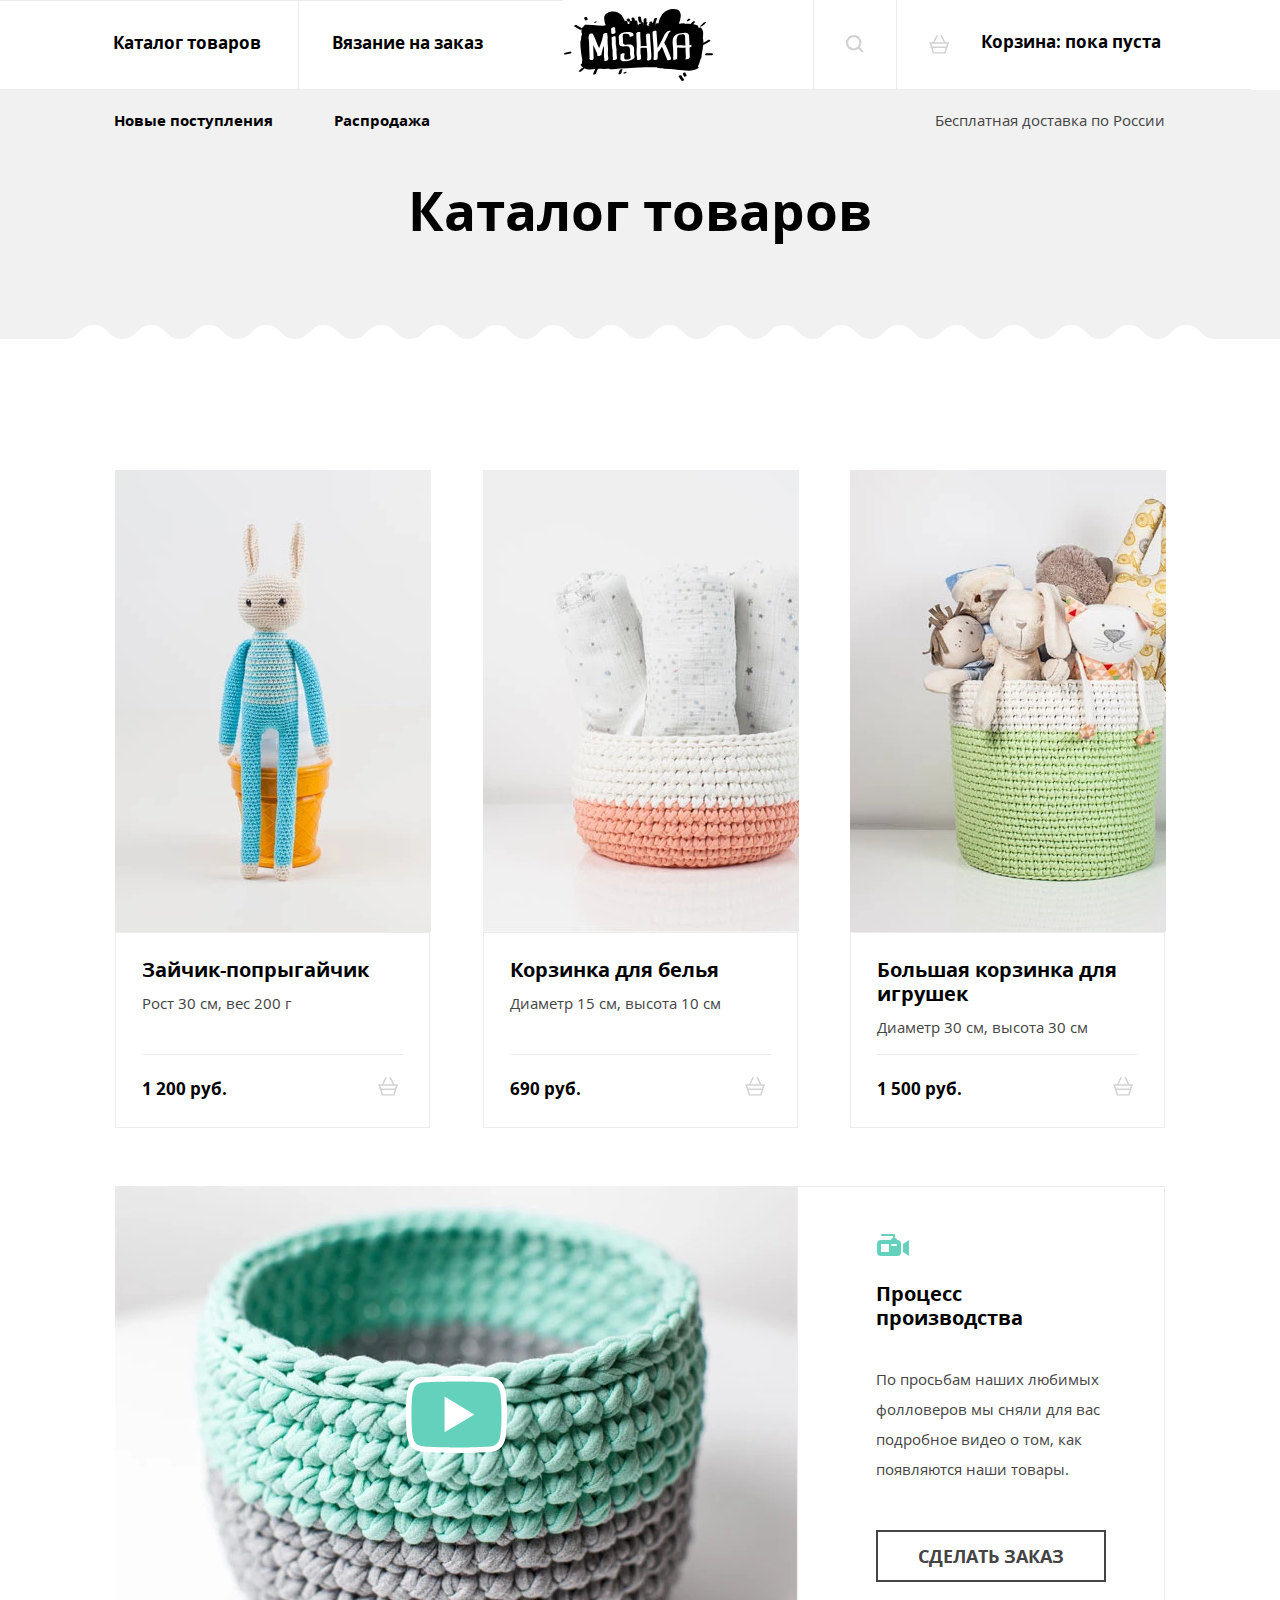
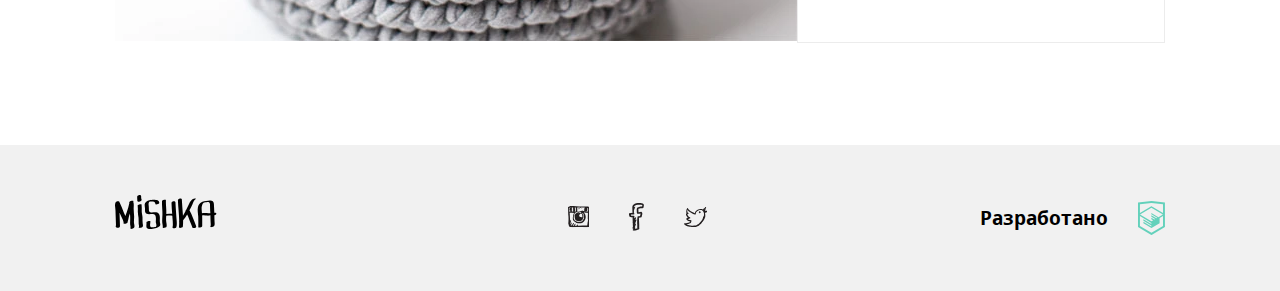
<file: projects/mishka/catalog.html>
<!DOCTYPE html><html lang="ru"><head><meta charset="utf-8"><title>HTML Academy: Мишка</title><meta name="viewport" content="width=device-width,initial-scale=1"><link rel="preload" href="fonts/opensans.woff2" as="font"><link rel="preload" href="fonts/opensansbold.woff2" as="font"><link href="css/style.min.css" rel="stylesheet"><script src="js/picturefill.min.js"></script><script src="js/svgxuse.min.js"></script></head><body><header class="page-header"><nav class="main-nav"><p class="main-nav__logo"><a class="main-nav__logo-link" href="index.html"><picture><source media="(min-width: 1150px)" srcset="img/logo-desktop.svg"><source media="(min-width: 768px)" srcset="img/logo-tablet.svg"><img class="main-nav__logo-image" src="img/logo-mobile.svg" width="86" height="35" alt="Mishka"></picture></a></p><button class="main-nav__btn main-nav__btn--no-js" type="button"><span class="visually-hidden">Открыть меню</span></button><div class="page-header__wrapper page-header__wrapper--nav"><ul class="main-nav__list site-list site-list--nav site-list--no-js"><li class="site-list__item site-list__item--nav"><a class="site-list__item-link">Каталог товаров</a></li><li class="site-list__item site-list__item--nav"><a class="site-list__item-link" href="form.html">Вязание на заказ</a></li></ul></div><div class="page-header__wrapper page-header__wrapper--user"><ul class="main-nav__list site-list site-list--user site-list--no-js"><li class="site-list__item site-list__item--search"><a class="site-list__item-link" href="#"><span class="site-list__item-hidden">Поиск по сайту</span> <svg class="site-list__item-icon" width="17.6" height="17.6"><use class="site-list__icon-path" xlink:href="img/sprite.svg#icon-search"></use></svg></a></li><li class="site-list__item site-list__item--cart"><a class="site-list__item-link site-list__item-link--cart" href="#">Корзина: пока пуста <svg class="site-list__item-icon" width="20.294" height="18.849"><use class="site-list__icon-path" xlink:href="img/sprite.svg#icon-cart"></use></svg></a></li></ul></div><ul class="main-nav__list site-list site-list--new"><li class="site-list__item site-list__item--new"><a class="site-list__item-link site-list__item-link--new" href="#">Новые поступления</a></li><li class="site-list__item site-list__item--new"><a class="site-list__item-link site-list__item-link--new" href="#">Распродажа</a></li></ul><p class="page-header__delivery">Бесплатная доставка по России</p></nav></header><main class="page-main"><div class="page-main__title-wrapper"><h1 class="page-main__title">Каталог товаров</h1></div><div class="container"><section class="catalog"><h2 class="visually-hidden">Список товаров</h2><article class="catalog__item product"><a class="product__link-img" href="product-hare.html"><picture><source type="image/webp" media="(min-width: 1150px)" srcset="img/photo-hare-desktop@1x.webp, img/photo-hare-desktop@2x.webp 2x"><source type="image/webp" media="(min-width: 768px)" srcset="img/photo-hare-tablet@1x.webp, img/photo-hare-tablet@2x.webp 2x"><source type="image/webp" srcset="img/photo-hare-mobile@1x.webp, img/photo-hare-mobile@2x.webp 2x"><source media="(min-width: 1150px)" srcset="img/photo-hare-desktop@1x.jpg, img/photo-hare-desktop@2x.jpg 2x"><source media="(min-width: 768px)" srcset="img/photo-hare-tablet@1x.jpg, img/photo-hare-tablet@2x.jpg 2x"><img class="product__img" src="img/photo-hare-mobile@1x.jpg" srcset="img/photo-hare-mobile@2x.jpg 2x" alt="Зайчик-попрыгайчик"></picture></a><div class="product__wrapper"><h3 class="product__title"><a class="product__link" href="product-hare.html">Зайчик-попрыгайчик</a></h3><p class="product__description">Рост 30 см, вес 200 г</p><p class="product__price">1 200 руб.</p><a class="product__btn" href="offer.html"><span class="visually-hidden">В корзину</span> <svg width="20.294" height="18.849"><use class="product__icon-path" xlink:href="img/sprite.svg#icon-cart"></use></svg></a></div></article><article class="catalog__item product"><a class="product__link-img" href="product-bowl.html"><picture><source type="image/webp" media="(min-width: 1150px)" srcset="img/photo-bowl-desktop@1x.webp, img/photo-bowl-desktop@2x.webp 2x"><source type="image/webp" media="(min-width: 768px)" srcset="img/photo-bowl-tablet@1x.webp, img/photo-bowl-tablet@2x.webp 2x"><source type="image/webp" srcset="img/photo-bowl-mobile@1x.webp, img/photo-bowl-mobile@2x.webp 2x"><source media="(min-width: 1150px)" srcset="img/photo-bowl-desktop@1x.jpg, img/photo-bowl-desktop@2x.jpg 2x"><source media="(min-width: 768px)" srcset="img/photo-bowl-tablet@1x.jpg, img/photo-bowl-tablet@2x.jpg 2x"><img class="product__img" src="img/photo-bowl-mobile@1x.jpg" srcset="img/photo-bowl-mobile@2x.jpg 2x" alt="Корзинка для белья"></picture></a><div class="product__wrapper"><h3 class="product__title"><a class="product__link" href="product-bowl.html">Корзинка для белья</a></h3><p class="product__description">Диаметр 15 см, высота 10 см</p><p class="product__price">690 руб.</p><a class="product__btn" href="offer.html"><span class="visually-hidden">В корзину</span> <svg width="20.294" height="18.849"><use class="product__icon-path" xlink:href="img/sprite.svg#icon-cart"></use></svg></a></div></article><article class="catalog__item product"><a class="product__link-img" href="product-toy.html"><picture><source type="image/webp" media="(min-width: 1150px)" srcset="img/photo-toys-desktop@1x.webp, img/photo-toys-desktop@2x.webp 2x"><source type="image/webp" media="(min-width: 768px)" srcset="img/photo-toys-tablet@1x.webp, img/photo-toys-tablet@2x.webp 2x"><source type="image/webp" srcset="img/photo-toys-mobile@1x.webp, img/photo-toys-mobile@2x.webp 2x"><source media="(min-width: 1150px)" srcset="img/photo-toys-desktop@1x.jpg, img/photo-toys-desktop@2x.jpg 2x"><source media="(min-width: 768px)" srcset="img/photo-toys-tablet@1x.jpg, img/photo-toys-tablet@2x.jpg 2x"><img class="product__img" src="img/photo-toys-mobile@1x.jpg" srcset="img/photo-toys-mobile@2x.jpg 2x" alt="Большая корзинка для игрушек"></picture></a><div class="product__wrapper"><h3 class="product__title"><a class="product__link" href="product-toy.html">Большая корзинка для игрушек</a></h3><p class="product__description">Диаметр 30 см, высота 30 см</p><p class="product__price">1 500 руб.</p><a class="product__btn" href="offer.html"><span class="visually-hidden">В корзину</span> <svg width="20.294" height="18.849"><use class="product__icon-path" xlink:href="img/sprite.svg#icon-cart"></use></svg></a></div></article></section></div><div class="container"><section class="catalog-video"><h2 class="catalog-video__title">Процесс производства</h2><div class="catalog-video__video"><picture><source type="image/webp" media="(min-width: 1150px)" srcset="img/video-desktop@1x.webp, img/video-desktop@2x.webp 2x"><source type="image/webp" media="(min-width: 768px)" srcset="img/video-tablet@1x.webp, img/video-tablet@2x.webp 2x"><source type="image/webp" srcset="img/video-mobile@1x.webp, img/video-mobile@2x.webp 2x"><source media="(min-width: 1150px)" srcset="img/video-desktop@1x.jpg, img/video-desktop@2x.jpg 2x"><source media="(min-width: 768px)" srcset="img/video-tablet@1x.jpg, img/video-tablet@2x.jpg 2x"><img src="img/video-mobile@1x.jpg" srcset="img/video-mobile@2x.jpg 2x" alt="Процесс производства товаров"></picture></div><div class="catalog-video__wrapper"><p class="catalog-video__text">По просьбам наших любимых фолловеров мы сняли для вас подробное видео о том, как появляются наши товары.</p><a class="catalog-video__btn button" href="#">Сделать заказ</a></div></section></div></main><footer class="page-footer"><div class="container page-footer__wrapper"><div class="page-footer__logo"><a class="page-footer__logo-link" href="#"><svg width="101.615" height="34.056"><use xlink:href="img/sprite.svg#icon-logo-footer"></use></svg></a></div><div class="page-footer__social social"><ul class="social__list"><li class="social__item"><a class="social__link" href="#"><span class="visually-hidden">Инстаграм</span> <svg width="21.769" height="21.334"><use class="social__link-path" xlink:href="img/sprite.svg#icon-insta"></use></svg></a></li><li class="social__item"><a class="social__link" href="#"><span class="visually-hidden">Фэйсбук</span> <svg width="14.962" height="27.718"><use class="social__link-path" xlink:href="img/sprite.svg#icon-fb"></use></svg></a></li><li class="social__item"><a class="social__link" href="#"><span class="visually-hidden">Твиттер</span> <svg width="23.494" height="20.168"><use class="social__link-path" xlink:href="img/sprite.svg#icon-twitter"></use></svg></a></li></ul></div><div class="page-footer__copyright copyright"><a class="copyright__logo" href="https://htmlacademy.ru/intensive/adaptive"><span class="copyright__text">Разработано</span> <span class="visually-hidden">HTML Academy</span> <svg width="26.943" height="34.09"><use class="copyright__logo-path" xlink:href="img/sprite.svg#icon-logo-htmlacademy"></use></svg></a></div></div></footer><section class="modal"><h2 class="visually-hidden">Корзина покупок</h2><form class="modal__form" method="post" action="https://echo.htmlacademy.ru"><fieldset class="modal__fieldset"><legend class="modal__title">Добавить в корзину</legend><p class="modal__text">Выберите размер:</p><ul class="modal__list"><li class="modal__item"><input class="visually-hidden modal__input" type="checkbox" name="s" id="size-s" checked="checked"> <label class="modal__label" for="size-s">S</label></li><li class="modal__item"><input class="visually-hidden modal__input" type="checkbox" name="m" id="size-m"> <label class="modal__label" for="size-m">M</label></li><li class="modal__item"><input class="visually-hidden modal__input" type="checkbox" name="l" id="size-l"> <label class="modal__label" for="size-l">L</label></li></ul></fieldset><button class="modal__btn" type="submit">Добавить</button></form></section><div class="overlay"></div><script src="js/script.min.js"></script></body></html>
</file>
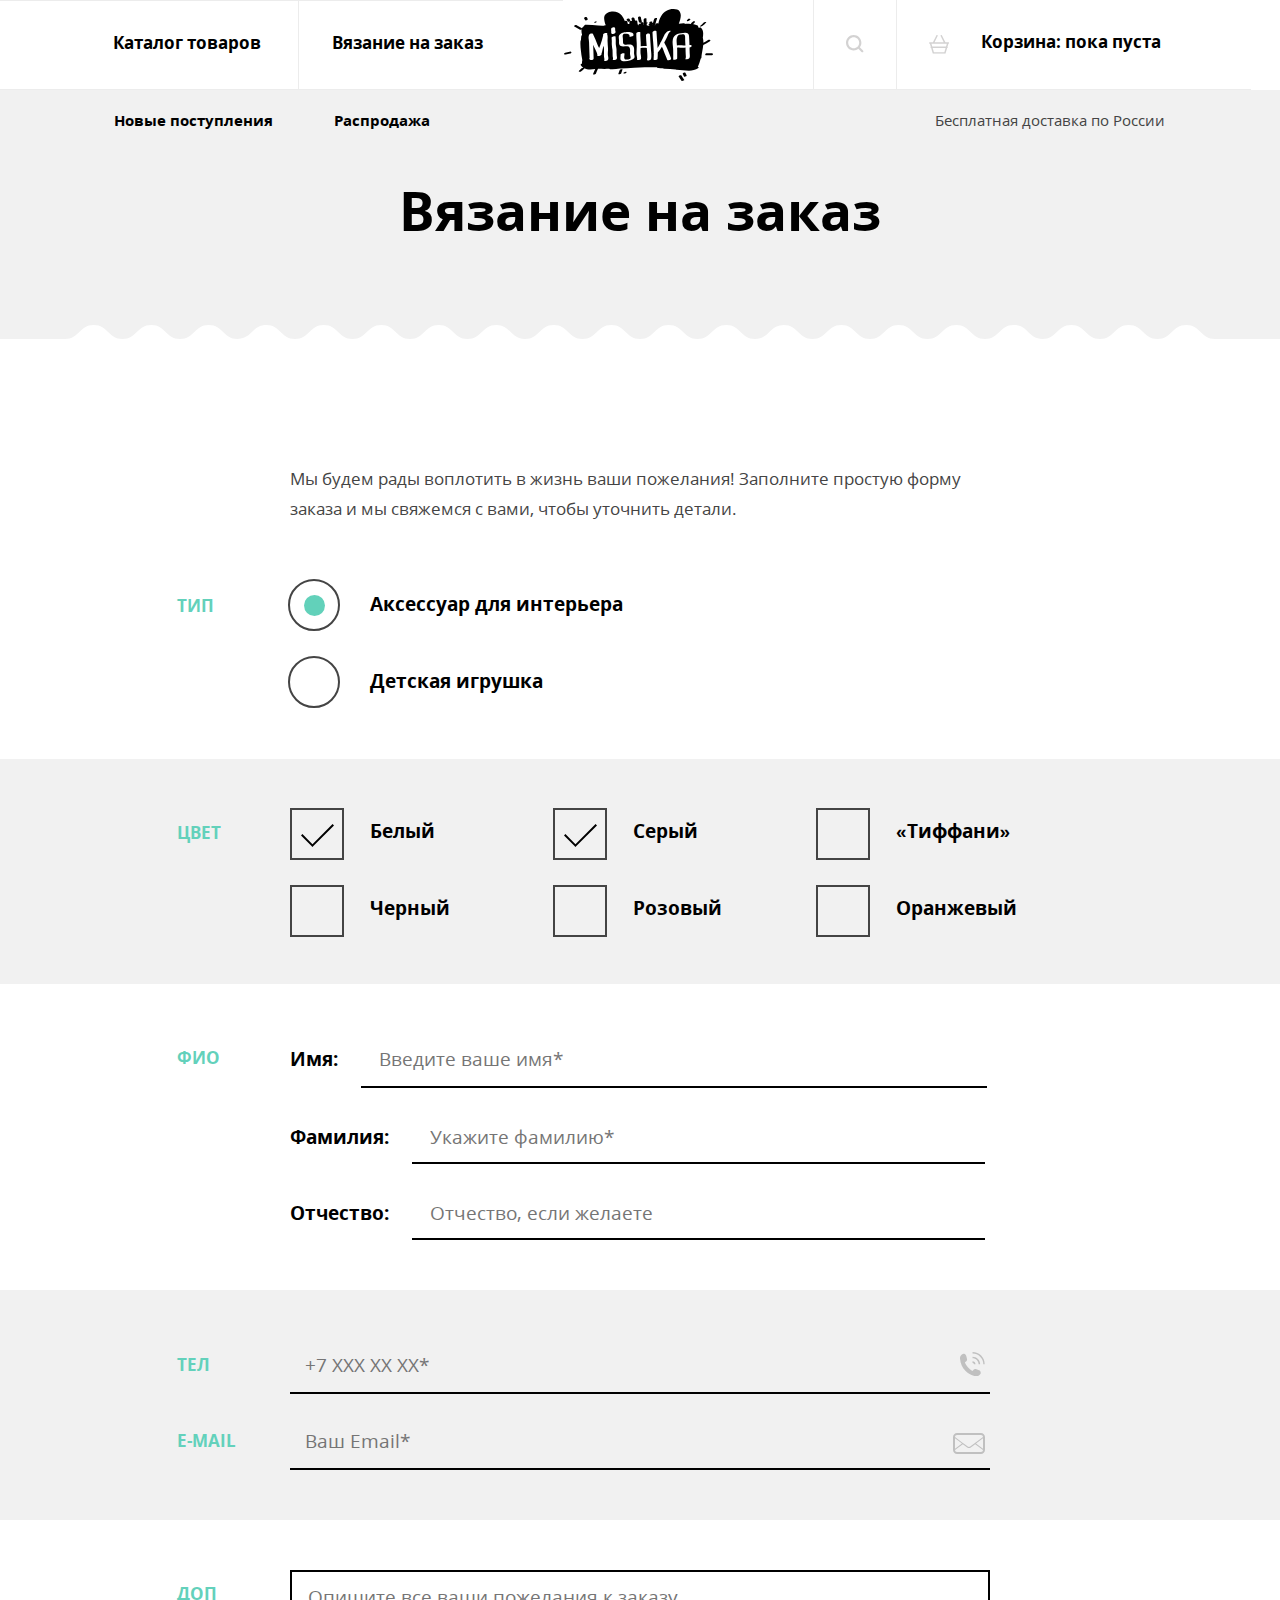
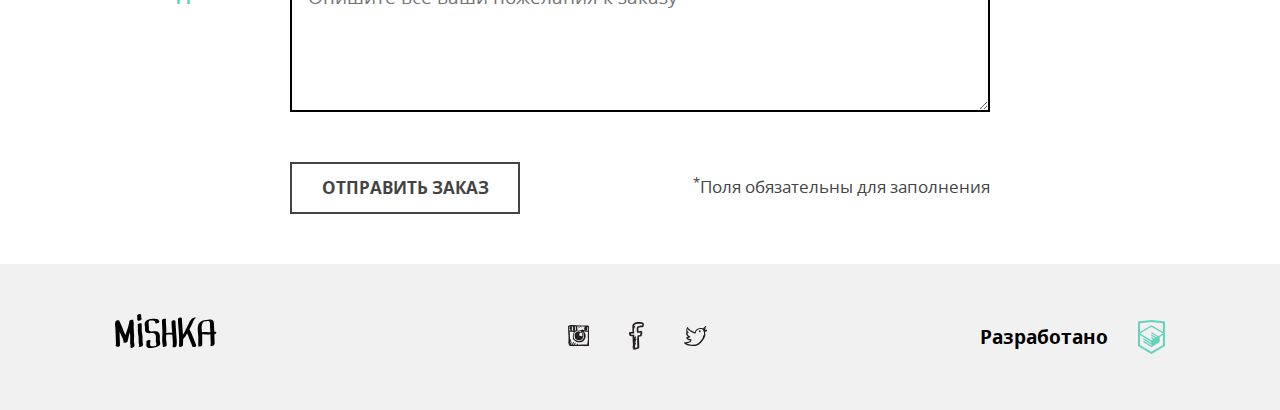
<file: projects/mishka/form.html>
<!DOCTYPE html><html lang="ru"><head><meta charset="utf-8"><title>HTML Academy: Мишка</title><meta name="viewport" content="width=device-width,initial-scale=1"><link rel="preload" href="fonts/opensans.woff2" as="font"><link rel="preload" href="fonts/opensansbold.woff2" as="font"><link href="css/style.min.css" rel="stylesheet"><script src="js/picturefill.min.js"></script><script src="js/svgxuse.min.js"></script></head><body><header class="page-header"><nav class="main-nav"><p class="main-nav__logo"><a class="main-nav__logo-link" href="index.html"><picture><source media="(min-width: 1150px)" srcset="img/logo-desktop.svg"><source media="(min-width: 768px)" srcset="img/logo-tablet.svg"><img class="main-nav__logo-image" src="img/logo-mobile.svg" width="86" height="35" alt="Mishka"></picture></a></p><button class="main-nav__btn main-nav__btn--no-js" type="button"><span class="visually-hidden">Открыть меню</span></button><div class="page-header__wrapper page-header__wrapper--nav"><ul class="main-nav__list site-list site-list--nav site-list--no-js"><li class="site-list__item site-list__item--nav"><a class="site-list__item-link" href="catalog.html">Каталог товаров</a></li><li class="site-list__item site-list__item--nav"><a class="site-list__item-link">Вязание на заказ</a></li></ul></div><div class="page-header__wrapper page-header__wrapper--user"><ul class="main-nav__list site-list site-list--user site-list--no-js"><li class="site-list__item site-list__item--search"><a class="site-list__item-link" href="#"><span class="site-list__item-hidden">Поиск по сайту</span> <svg class="site-list__item-icon" width="17.6" height="17.6"><use class="site-list__icon-path" xlink:href="img/sprite.svg#icon-search"></use></svg></a></li><li class="site-list__item site-list__item--cart"><a class="site-list__item-link site-list__item-link--cart" href="#">Корзина: пока пуста <svg class="site-list__item-icon" width="20.294" height="18.849"><use class="site-list__icon-path" xlink:href="img/sprite.svg#icon-cart"></use></svg></a></li></ul></div><ul class="main-nav__list site-list site-list--new"><li class="site-list__item site-list__item--new"><a class="site-list__item-link site-list__item-link--new" href="#">Новые поступления</a></li><li class="site-list__item site-list__item--new"><a class="site-list__item-link site-list__item-link--new" href="#">Распродажа</a></li></ul><p class="page-header__delivery">Бесплатная доставка по России</p></nav></header><main class="page-main"><div class="page-main__title-wrapper"><h1 class="page-main__title">Вязание на заказ</h1></div><section class="order"><div class="container"><h2 class="visually-hidden">Форма заказа</h2><p class="order__text">Мы будем рады воплотить в жизнь ваши пожелания! Заполните простую форму заказа и мы свяжемся с вами, чтобы уточнить детали.</p></div><form class="order__form order-form" method="post" action="https://echo.htmlacademy.ru"><fieldset class="order-form__fieldset"><div class="order-form__wrapper container"><h3 class="order-form__title">Тип</h3><ul class="order-form__list"><li class="order-form__item"><input class="visually-hidden order-form__input order-form__input--radio" type="radio" name="item-radio" value="interior" id="item-interior" checked="checked"> <label class="order-form__label order-form__label--radio" for="item-interior">Аксессуар для интерьера</label></li><li class="order-form__item"><input class="visually-hidden order-form__input order-form__input--radio" type="radio" name="item-radio" value="toy" id="item-toy"> <label class="order-form__label order-form__label--radio" for="item-toy">Детская игрушка</label></li></ul></div></fieldset><fieldset class="order-form__fieldset"><div class="order-form__wrapper container"><h3 class="order-form__title">Цвет</h3><ul class="order-form__list order-form__list--color"><li class="order-form__item order-form__item--color"><input class="visually-hidden order-form__input order-form__input--checkbox" type="checkbox" name="white" id="item-white" checked="checked"> <label class="order-form__label order-form__label--checkbox" for="item-white">Белый</label></li><li class="order-form__item order-form__item--color"><input class="visually-hidden order-form__input order-form__input--checkbox" type="checkbox" name="gray" id="item-gray" checked="checked"> <label class="order-form__label order-form__label--checkbox" for="item-gray">Серый</label></li><li class="order-form__item order-form__item--color"><input class="visually-hidden order-form__input order-form__input--checkbox" type="checkbox" name="tiffany" id="item-tiffany"> <label class="order-form__label order-form__label--checkbox" for="item-tiffany">«Тиффани»</label></li><li class="order-form__item order-form__item--color"><input class="visually-hidden order-form__input order-form__input--checkbox" type="checkbox" name="black" id="item-black"> <label class="order-form__label order-form__label--checkbox" for="item-black">Черный</label></li><li class="order-form__item order-form__item--color"><input class="visually-hidden order-form__input order-form__input--checkbox" type="checkbox" name="pink" id="item-pink"> <label class="order-form__label order-form__label--checkbox" for="item-pink">Розовый</label></li><li class="order-form__item order-form__item--color"><input class="visually-hidden order-form__input order-form__input--checkbox" type="checkbox" name="orange" id="item-orange"> <label class="order-form__label order-form__label--checkbox" for="item-orange">Оранжевый</label></li></ul></div></fieldset><fieldset class="order-form__fieldset"><div class="order-form__wrapper container"><h3 class="order-form__title order-form__title--client">ФИО</h3><ul class="order-form__list"><li class="order-form__item order-form__item--client"><label class="order-form__label order-form__label--client" for="item-name">Имя:</label> <input class="order-form__input order-form__input--name" type="text" name="name" value="" placeholder="Введите ваше имя*" id="item-name"></li><li class="order-form__item order-form__item--client"><label class="order-form__label order-form__label--client" for="item-surname">Фамилия:</label> <input class="order-form__input order-form__input--client" type="text" name="surname" value="" placeholder="Укажите фамилию*" id="item-surname"></li><li class="order-form__item order-form__item--client"><label class="order-form__label order-form__label--client" for="item-middle-name">Отчество:</label> <input class="order-form__input order-form__input--client" type="text" name="middle-name" value="" placeholder="Отчество, если желаете" id="item-middle-name"></li></ul></div></fieldset><fieldset class="order-form__fieldset"><div class="order-form__wrapper order-form__wrapper--contact container"><h3 class="order-form__title order-form__title--contact">Тел</h3><label class="order-form__label order-form__label--contact"><input class="order-form__input order-form__input--contact" type="tel" name="phone" value="" placeholder="+7 ХХХ ХХ ХХ*" id="item-phone"> <svg class="order-form__input-icon" width="24.829" height="24.333"><use class="order-form__icon-path" xlink:href="img/sprite.svg#icon-phone"></use></svg></label><h3 class="order-form__title order-form__title--mail">E-mail</h3><label class="order-form__label order-form__label--contact"><input class="order-form__input order-form__input--contact" type="email" name="mail" value="" placeholder="Ваш Email*" id="item-mail"> <svg class="order-form__input-icon" width="32" height="32"><use class="order-form__icon-path" xlink:href="img/sprite.svg#icon-mail"></use></svg></label></div></fieldset><fieldset class="order-form__fieldset"><div class="order-form__wrapper order-form__wrapper--message container"><h3 class="order-form__title order-form__title--message">Доп</h3><textarea class="order-form__input order-form__input--message" name="message" placeholder="Опишите все ваши пожелания к заказу" id="item-message"></textarea></div></fieldset><div class="order-form__wrapper order-form__wrapper--send container"><p class="order-form__text"><sup>*</sup>Поля обязательны для заполнения</p><button class="order-form__btn button" type="submit">Отправить заказ</button></div></form></section></main><footer class="page-footer"><div class="container page-footer__wrapper"><div class="page-footer__logo"><a class="page-footer__logo-link" href="#"><svg width="101.615" height="34.056"><use xlink:href="img/sprite.svg#icon-logo-footer"></use></svg></a></div><div class="page-footer__social social"><ul class="social__list"><li class="social__item"><a class="social__link" href="#"><span class="visually-hidden">Инстаграм</span> <svg width="21.769" height="21.334"><use class="social__link-path" xlink:href="img/sprite.svg#icon-insta"></use></svg></a></li><li class="social__item"><a class="social__link" href="#"><span class="visually-hidden">Фэйсбук</span> <svg width="14.962" height="27.718"><use class="social__link-path" xlink:href="img/sprite.svg#icon-fb"></use></svg></a></li><li class="social__item"><a class="social__link" href="#"><span class="visually-hidden">Твиттер</span> <svg width="23.494" height="20.168"><use class="social__link-path" xlink:href="img/sprite.svg#icon-twitter"></use></svg></a></li></ul></div><div class="page-footer__copyright copyright"><a class="copyright__logo" href="https://htmlacademy.ru/intensive/adaptive"><span class="copyright__text">Разработано</span> <span class="visually-hidden">HTML Academy</span> <svg width="26.943" height="34.09"><use class="copyright__logo-path" xlink:href="img/sprite.svg#icon-logo-htmlacademy"></use></svg></a></div></div></footer><script src="js/script.min.js"></script></body></html>
</file>
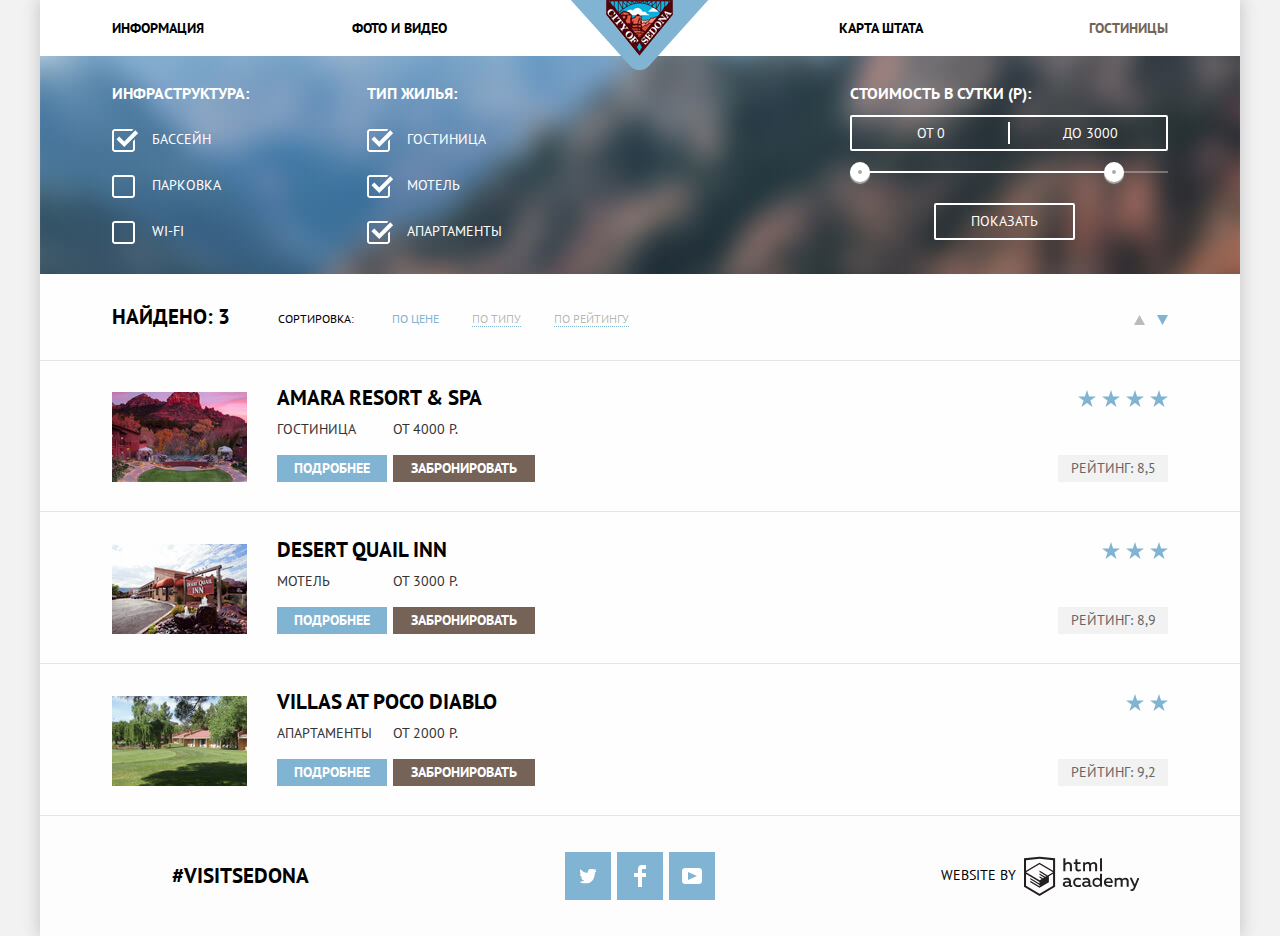
<file: projects/sedona/inner.html>
<!DOCTYPE html>
<html lang="ru">

<head>
  <meta charset="utf-8">
  <title>HTML Academy: Седона</title>
  <link href="https://fonts.googleapis.com/css?family=PT+Sans:400,700&amp;subset=cyrillic" rel="stylesheet">
  <link href="css/normalize.css" rel="stylesheet">
  <link href="css/style.min.css" rel="stylesheet">
</head>

<body>
  <div class="container">
    <header class="main-header">
      <nav class="main-navigation">
        <a class="main-header-logo" href="index.html">
          <img src="img/index-logo.png" alt="City of Sedona" width="138" height="70">
        </a>
        <ul class="site-navigation">
          <li><a href="#">Информация</a></li>
          <li><a href="#">Фото и видео</a></li>
          <li><a href="#">Карта штата</a></li>
          <li><a class="active">Гостиницы</a></li>
        </ul>
      </nav>
    </header>

    <main>

      <h1 class="visually-hidden">Гостиницы</h1>

      <section class="filters">
        <h2 class="visually-hidden">Фильтр гостиниц</h2>
        <form class="filters-form" method="get" action="https://echo.htmlacademy.ru">
          <fieldset class="filter-column">
            <legend>Инфраструктура:</legend>
            <ul>
              <li class="filter-option">
                <input class="visually-hidden filter-input" type="checkbox" name="pool" id="filter-pool" checked>
                <label for="filter-pool">Бассейн</label>
              </li>
              <li class="filter-option">
                <input class="visually-hidden filter-input" type="checkbox" name="parking" id="filter-parking">
                <label for="filter-parking">Парковка</label>
              </li>
              <li class="filter-option">
                <input class="visually-hidden filter-input" type="checkbox" name="wifi" id="filter-wifi">
                <label for="filter-wifi">Wi-Fi</label>
              </li>
            </ul>
          </fieldset>
          <fieldset class="filter-column">
            <legend>Тип жилья:</legend>
            <ul>
              <li class="filter-option">
                <input class="visually-hidden filter-input" type="checkbox" name="hotel" id="filter-hotel" checked>
                <label for="filter-hotel">Гостиница</label>
              </li>
              <li class="filter-option">
                <input class="visually-hidden filter-input" type="checkbox" name="motel" id="filter-motel" checked>
                <label for="filter-motel">Мотель</label>
              </li>
              <li class="filter-option">
                <input class="visually-hidden filter-input" type="checkbox" name="apartments" id="filter-apartments" checked>
                <label for="filter-apartments">Апартаменты</label>
              </li>
            </ul>
          </fieldset>
          <div class="filter-column-right">
            <fieldset>
              <legend>Стоимость в сутки (Р):</legend>
              <div class="filter-cost">
                <label>От
                  <input type="text" name="cost-from" value="0">
                </label>
                <label>До
                  <input type="text" name="cost-to" value="3000">
                </label>
              </div>
              <div class="filter-range">
                <button type="button" class="button button-range-from">
                  <span class="visually-hidden">От</span>
                </button>
                <div class="range-scale"><p></p></div>
                <button type="button" class="button button-range-to">
                  <span class="visually-hidden">До</span>
                </button>
              </div>
            </fieldset>
          <button type="submit" class="button filter-button">Показать</button>
          </div>
        </form>
      </section>

      <div class="hotels-sort">
        <p>Найдено: 3</p>
        <p>Сортировка:</p>
        <ul class="hotels-sort-list">
          <li class="hotels-sort-item">
            <a class="hotels-sort-link active">По цене</a>
          </li>
          <li class="hotels-sort-item">
            <a class="hotels-sort-link" href="#">По типу</a>
          </li>
          <li class="hotels-sort-item">
            <a class="hotels-sort-link" href="#">По рейтингу</a>
          </li>
        </ul>
        <p class="hotels-sort-second">
          <a class="sort-second-link sort-up" href="#">
            <span class="visually-hidden">По возрастанию</span>
            <svg xmlns="http://www.w3.org/2000/svg" width="11" height="10" viewBox="0 0 11 10">
              <path fill="#231F20" d="M5.5 0L0 10h11z" fill-opacity="0.3"/>
            </svg>
          </a>
          <a class="sort-second-link sort-down active">
            <span class="visually-hidden">По убыванию</span>
            <svg xmlns="http://www.w3.org/2000/svg" width="11" height="10" viewBox="0 0 11 10">
              <path fill="#231F20" d="M5.5 10L0 0h11" fill-opacity="0.3"/>
            </svg>
          </a>
        </p>
      </div>

      <section class="hotels">
        <h2 class="visually-hidden">Список гостиниц</h2>
        <ul class="hotels-list">
          <li class="hotels-item">
            <p class="hotels-item-image">
              <img src="img/hotel-1.jpg" alt="Amara Resort & Spa" width="135" height="90">
            </p>
            <div class="hotels-column-2">
              <h3><a class="hotels-item-title" href="#">Amara Resort & Spa</a></h3>
              <span class="hotel-type">Гостиница</span>
              <span class="hotel-cost">от 4000 р.</span>
              <p class="hotels-buttons">
                <a class="button button-info" href="#">Подробнее</a>
                <a class="button button-book" href="#">Забронировать</a>
              </p>
            </div>
            <div class="hotels-column-right">
              <p class="hotels-item-rating rating-1">Рейтинг: 8,5</p>
            </div>
          </li>
          <li class="hotels-item">
            <p class="hotels-item-image">
              <img src="img/hotel-2.jpg" alt="Desert Quail Inn" width="135" height="90">
            </p>
            <div class="hotels-column-2">
              <h3><a class="hotels-item-title" href="#">Desert Quail Inn</a></h3>
              <span class="hotel-type">Мотель</span>
              <span class="hotel-cost">от 3000 р.</span>
              <p class="hotels-buttons">
                <a class="button button-info" href="#">Подробнее</a>
                <a class="button button-book" href="#">Забронировать</a>
              </p>
            </div>
            <div class="hotels-column-right">
              <p class="hotels-item-rating rating-2">Рейтинг: 8,9</p>
            </div>
          </li>
          <li class="hotels-item">
            <p class="hotels-item-image">
              <img src="img/hotel-3.jpg" alt="Villas at Poco Diablo" width="135" height="90">
            </p>
            <div class="hotels-column-2">
              <h3><a class="hotels-item-title" href="#">Villas at Poco Diablo</a></h3>
              <span class="hotel-type">Апартаменты</span>
              <span class="hotel-cost">от 2000 р.</span>
              <p class="hotels-buttons">
                <a class="button button-info" href="#">Подробнее</a>
                <a class="button button-book" href="#">Забронировать</a>
              </p>
            </div>
            <div class="hotels-column-right">
              <p class="hotels-item-rating rating-3">Рейтинг: 9,2</p>
            </div>
          </li>
        </ul>
      </section>

    </main>

    <footer class="main-footer">
      <p class="footer-hashtag">#visitsedona</p>
      <div class="footer-social">
        <ul>
          <li>
            <a class="social-button social-twitter" href="#">
              <span class="visually-hidden">Твиттер</span>
            </a>
          </li>
          <li>
            <a class="social-button social-fb" href="#">
              <span class="visually-hidden">Фэйсбук</span>
            </a>
          </li>
          <li>
            <a class="social-button social-youtube" href="#">
              <span class="visually-hidden">Ютуб</span>
            </a>
          </li>
        </ul>
      </div>
      <div class="footer-copyright">
        <span>Website by</span>
        <a class="copyright-logo" href="https://htmlacademy.ru/intensive/htmlcss">
          <span class="visually-hidden">HTML Academy</span>
          <svg data-name="Layer 1" xmlns="http://www.w3.org/2000/svg" width="115" height="41" viewBox="0 0 113 39">
            <path d="M46.84 28.22a2.07 2.07 0 0 0 .58-.11v1.4a3.41 3.41 0 0 1-1.24.22
            1.75 1.75 0 0 1-1.75-1 5.08 5.08 0 0 1-3.3 1.13c-1.59 0-3.06-.87-3.06-2.68 0-2.24
            2.08-2.93 3.9-2.93a11.63 11.63 0 0 1 2.28.26v-.31c0-1.09-.8-1.86-2.3-1.86a7.79
            7.79 0 0 0-3.15.67v-1.79a10.72 10.72 0 0 1 3.35-.58c2.48 0 4 1.18 4 3.83v3.14a.57.57
            0 0 0 .69.61zm-6.76-1.19a1.42 1.42 0 0 0 1.64 1.29 3.56 3.56 0 0 0 2.53-1v-1.51a10.21
            10.21 0 0 0-1.9-.22c-1.1.01-2.27.35-2.27 1.45zM53.06 20.62a5.29 5.29 0 0 1
            2.7.67v1.79a4.28 4.28 0 0 0-2.42-.73 2.89 2.89 0 1 0 0 5.76 5.26 5.26 0 0 0
            2.55-.67v1.8a6.58 6.58 0 0 1-2.9.6 4.42 4.42 0 0 1-4.72-4.54 4.54 4.54 0 0 1
            4.79-4.68zM65.84 28.22a2.07 2.07 0 0 0 .58-.11v1.4a3.41 3.41 0 0 1-1.24.22 1.75
            1.75 0 0 1-1.75-1 5.08 5.08 0 0 1-3.3 1.13c-1.59 0-3.06-.87-3.06-2.68 0-2.24
            2.08-2.93 3.9-2.93a11.63 11.63 0 0 1 2.28.26v-.31c0-1.09-.8-1.86-2.3-1.86a7.79
            7.79 0 0 0-3.15.67v-1.79a10.72 10.72 0 0 1 3.35-.58c2.48 0 4 1.18 4 3.83v3.14a.57.57
            0 0 0 .69.61zm-6.76-1.19a1.42 1.42 0 0 0 1.64 1.29 3.56 3.56 0 0 0 2.53-1v-1.51a10.21
            10.21 0 0 0-1.9-.22c-1.11.01-2.27.35-2.27 1.45zM76.67 16.85v12.76h-1.76v-1.39a4.07
            4.07 0 0 1-3.35 1.62 4.62 4.62 0 0 1 0-9.22 4 4 0 0 1 3.15 1.37v-5.14h2zm-4.76 5.48a2.9
            2.9 0 0 0 0 5.8 3 3 0 0 0 2.79-1.84v-2.13a3.06 3.06 0 0 0-2.79-1.83zM82.99 20.62c3.48
            0 4.68 2.81 4.12 5.34h-6.58c.22 1.57 1.75 2.22 3.35 2.22a6.41 6.41 0 0 0 2.77-.62v1.68a7.5
            7.5 0 0 1-3.14.6c-2.68 0-5-1.53-5-4.61a4.39 4.39 0 0 1 4.48-4.61zm.09 1.62a2.39 2.39
            0 0 0-2.57 2.26h4.85a2.06 2.06 0 0 0-2.28-2.26zM89.1 29.61v-8.75h1.73v1.09a4 4 0 0 1 2.92-1.33
            3 3 0 0 1 2.73 1.4 4.33 4.33 0 0 1 3.06-1.4 3.21 3.21 0 0 1 3.32 3.52v5.47h-2V24.2a1.67
            1.67 0 0 0-1.73-1.84 2.94 2.94 0 0 0-2.17 1.18V29.61h-2V24.2a1.67 1.67 0 0 0-1.73-1.84
            3.11 3.11 0 0 0-2.32 1.35v5.91h-2zM111.47 20.86h2l-4.1 9.93c-.95 2.28-2.19 3-3.52 3a5 5
            0 0 1-1.15-.15v-1.66a3 3 0 0 0 .89.13c.95 0 1.66-.67 2.17-2l.18-.44-4.16-8.82h2.13l3
            6.6zM40.66 1.53v5a4 4 0 0 1 2.83-1.2A3.41 3.41 0 0 1 47.1 8.9v5.41h-2V9.15a1.9 1.9 0 0
            0-2-2.1 3.08 3.08 0 0 0-2.44 1.46v5.8h-2V1.53h2zM52.43 2.42v3.12h3.17v1.71h-3.17v4c0
            1.15.53 1.53 1.66 1.53a4.71 4.71 0 0 0 1.77-.35v1.68a7.14 7.14 0 0 1-2.35.38 2.68 2.68
            0 0 1-3-2.88V7.23h-1.6V5.52h1.57V2.88zM58.1 14.29V5.54h1.73v1.09a4 4 0 0 1 2.92-1.33 3
            3 0 0 1 2.73 1.4 4.33 4.33 0 0 1 3.06-1.4 3.21 3.21 0 0 1 3.32 3.52v5.47h-2V8.88a1.67
            1.67 0 0 0-1.73-1.84 2.94 2.94 0 0 0-2.17 1.18V14.29h-2V8.88a1.67 1.67 0 0 0-1.73-1.84
            3.11 3.11 0 0 0-2.32 1.35v5.91h-2zM74.72 1.52h1.95v12.76h-1.95zM15.44.02h-.16L0 1.62v28l15.28
            9.09 15.28-9.09v-28zm13.12 28.45l-13.28 7.9L2 28.47V16.99l13.22 7.87v1.43l-9.07-5.4v1.38l9.11
            5.47v1.46l-9.1-5.42v1.38l9.11 5.47 9.19-5.5V19.22l4.1-2.45v11.67zm0-13.16l-3.65 2.14-1.68
            1-8-4.76v1.38l6.84 4.07h-.06l-.15.09-1 .57-5.64-3.36v1.38l4.45 2.65-1.05.7-3.36-2v1.38l2.21
            1.3-2.25 1.35-13.16-7.82 13.17-7.92zm0-1.39L15.21 6.05l-13.2 7.86V3.41l13.28-1.39 13.28
            1.39v10.51z" fill="#231f20"/>
          </svg>
        </a>
      </div>
    </footer>
  </div>
</body>

</html>
</file>
<file: css/style.css>
@font-face {
  font-family: "Open Sans";
  src:
    local("Open Sans"),
    local("OpenSans"),
    local("Open-Sans"),
    local("Open_Sans");
  src:
    url("../fonts/opensans.woff2") format("woff2"),
    url("../fonts/opensans.woff") format("woff");
  font-weight: normal;
  font-style: normal;
  font-display: swap;
}

@font-face {
  font-family: "Open Sans";
  src:
    local("Open Sans Bold"),
    local("OpenSansBold"),
    local("Open-Sans-Bold"),
    local("Open_Sans_Bold");
  src:
    url("../fonts/opensansbold.woff2") format("woff2"),
    url("../fonts/opensansbold.woff") format("woff");
  font-weight: bold;
  font-style: normal;
  font-display: swap;
}

* {
  box-sizing: border-box;
  transition: all 0.2s;
}
  
body {
  font-family: "Open Sans", "Arial", sans-serif;
  font-size: 16px;
  line-height: 1.2em;
  font-style: normal;
  color: #444444;
  background-color: #ffffff;
}

h2 {
  text-align: center;
  margin-bottom: 40px;
}

a {
  text-decoration: none;
}

img {
  width: 100%;
  height: 100%;
  object-fit: cover;
}

.list {
  display: grid;
  grid-gap: 40px;
  padding: 0;
  margin-bottom: 60px;
  list-style: none;
}

@media (min-width: 480px) {
  .list {
    grid-template-columns: repeat(2, 1fr);
  }
}

@media (min-width: 768px) {
  .list {
    grid-template-columns: repeat(3, 1fr);
  }
}

@media (min-width: 1150px) {
  .list {
    grid-template-columns: repeat(6, 1fr);
  }
}

.list-item {
  position: relative;
  height: 200px;
  outline: 1px solid rgba(1, 1, 1, 0.5);
}

.list-item-wrapper {
  position: absolute;
  top: 0;
  left: 0;
  display: none;
  height: 100%;
  width: 100%;
  background-color: rgba(1, 1, 1, 0.5);
}

.list-item:hover .list-item-wrapper,
.list-item:focus .list-item-wrapper {
  display: block;
}

.list-item:hover img,
.list-item:focus img {
  opacity: 0.3;
}

.list-link {
  display: flex;
  width: 100%;
  height: 100%;
  justify-content: center;
  align-items: center;
  font-size: 18px;
  font-weight: bold;
  text-transform: uppercase;
  text-align: center;
  padding: 10px;
  color: #0beaf1;
}

.list-link:active {
  color: #05a7c4;
}
</file>
<file: projects/keksobooking/css/style.css>
@font-face {
  font-family: "Roboto";
  src: url("../fonts/Roboto-Bold.woff2") format("woff2"),
      url("../fonts/Roboto-Bold.woff") format("woff");
  font-weight: 900;
  font-style: normal;
  font-display: swap;
}

@font-face {
  font-family: "Roboto";
  src: url("../fonts/Roboto-Regular.woff2") format("woff2"),
      url("../fonts/Roboto-Regular.woff") format("woff");
  font-weight: 400;
  font-style: normal;
  font-display: swap;
}

@font-face {
  font-family: "Roboto";
  src: url("../fonts/Roboto-Medium.woff2") format("woff2"),
      url("../fonts/Roboto-Medium.woff") format("woff");
  font-weight: 500;
  font-style: normal;
  font-display: swap;
}

*,
*::before,
*::after {
  -webkit-box-sizing: border-box;
          box-sizing: border-box;
}

.content-box-component {
  -webkit-box-sizing: content-box;
          box-sizing: content-box;
}

.visually-hidden {
  position: absolute;

  width: 1px;
  height: 1px;
  margin: -1px;
  border: 0;
  padding: 0;

  white-space: nowrap;

  -webkit-clip-path: inset(100%);

          clip-path: inset(100%);
  clip: rect(0 0 0 0);
  overflow: hidden;
}

.hidden {
  display: none;
}

body {
  max-width: 1200px;
  margin: 0 auto;

  color: #353535;
  font-family: "Roboto", "Arial", sans-serif;
  font-size: 16px;

  background-color: #f0f0ea;
}

fieldset {
  margin: 0;
  padding: 0;

  border: 0;
}


/* Map */

.promo {
  position: absolute;
  z-index: 1;
  top: 40px;
  left: 50%;

  width: 211px;
  height: 45px;

  -webkit-transform: translateX(-50%);

      -ms-transform: translateX(-50%);

          transform: translateX(-50%);
}

.map {
  position: relative;

  display: -webkit-box;

  display: -ms-flexbox;

  display: flex;
  -webkit-box-align: end;
      -ms-flex-align: end;
          align-items: flex-end;
  -webkit-box-orient: vertical;
  -webkit-box-direction: normal;
      -ms-flex-direction: column;
          flex-direction: column;
  overflow: hidden;

  height: 750px;

  background-color: #82bcc0;
  background-image: url("../img/map.jpg");
  background-repeat: no-repeat;
  background-position: center bottom;

  border-radius: 0 0 10px 10px;
}

.map__pins {
  position: relative;
  width: 100%;
  -webkit-box-flex: 1;
      -ms-flex-positive: 1;
          flex-grow: 1;
}

.map__overlay {
  position: absolute;

  width: 100%;
  height: 100%;

  -webkit-transition: opacity 300ms ease-in;

  -o-transition: opacity 300ms ease-in;

  transition: opacity 300ms ease-in;

  opacity: 0;
  background-color: rgba(0, 0, 0, 0.3);
}

.map__title {
  width: 100%;
  margin: 0;
  padding: 0;
  margin-top: 170px;

  font-size: 85px;
  font-weight: 700;
  text-align: center;
  color: #ffffff;
}

.map--faded .map__overlay {
  opacity: 1;
}

.map__pin {
  position: absolute;
  z-index: 1;

  width: 50px;
  height: 70px;
  margin: 0;
  padding: 0;

  border: 0;
  background: none;
}

.map__pin:focus {
  outline: none;
  -webkit-filter: drop-shadow(0 0 5px red);
          filter: drop-shadow(0 0 5px red);
}

.map__pin img {
  position: absolute;
  z-index: 1;

  top: 5px;
  left: 0;
  right: 0;
  margin: auto;

  border-radius: 50%;
}

.map__pin:not(.map__pin--main)::after {
  content: "";
  position: absolute;

  width: 50px;
  height: 70px;

  top: 0;
  left: 0;

  background-image: url("../img/pins.svg");
  background-repeat: no-repeat;
  background-position: 0 -9px;
}

.map__pin:not(.map__pin--main):hover::after,
.map__pin:not(.map__pin--main):active::after,
.map__pin--active:not(.map__pin--main)::after {
  background-position: 0 -88px;
}

.map__pin:active img,
.map__pin--active img {
  -webkit-box-shadow: 0 0 15px 15px rgba(255, 86, 53, 0.7);
          box-shadow: 0 0 15px 15px rgba(255, 86, 53, 0.7);
}

.map__pin--main {
  width: 65px;
  height: 65px;

  cursor: move;
}

.map__pin--main img {
  position: relative;
  z-index: 1;

  padding: 2px 6px 6px;

  -webkit-transform: translateY(-7px);

      -ms-transform: translateY(-7px);

          transform: translateY(-7px);

  border: solid 5px #ff5635;
  border-radius: 50%;
  background-color: #ffffff;

  -webkit-box-sizing: content-box;

          box-sizing: content-box;
}

.map__pin--main:active img,
.map__pin--main--active img {
  background-color: #ffffff;
}

.map__pin--main svg {
  position: absolute;
  z-index: 0;
  top: -50px;
  left: -47px;

  width: 156px;
  height: 156px;

  -webkit-transition: -webkit-transform 300ms ease-in;

  transition: -webkit-transform 300ms ease-in;

  -o-transition: transform 300ms ease-in;

  transition: transform 300ms ease-in;

  transition: transform 300ms ease-in, -webkit-transform 300ms ease-in;
  -webkit-transform: rotate(120deg) scale(0);
      -ms-transform: rotate(120deg) scale(0);
          transform: rotate(120deg) scale(0);
  -webkit-transform-origin: 78px 78px;
      -ms-transform-origin: 78px 78px;
          transform-origin: 78px 78px;
}

.map__pin--main:hover ellipse {
  fill: rgba(255, 86, 53, 0.9);
}

.map__pin--main::after {
  position: absolute;
  top: 100%;
  left: 50%;

  width: 0;
  height: 0;

  content: "";

  border: solid 5px transparent;
  border-top: solid 18px #fff;
  border-bottom: 0;

  -webkit-transition: -webkit-transform 300ms ease-in;

  transition: -webkit-transform 300ms ease-in;

  -o-transition: transform 300ms ease-in;

  transition: transform 300ms ease-in;

  transition: transform 300ms ease-in, -webkit-transform 300ms ease-in;
  -webkit-transform: translate(-50%, -6px);
      -ms-transform: translate(-50%, -6px);
          transform: translate(-50%, -6px);

  border-top-width: 22px;
  border-top-color: #ff5635;
}

.map--faded .map__pin--main svg {
  -webkit-transform: rotate(-20deg) scale(1);
      -ms-transform: rotate(-20deg) scale(1);
          transform: rotate(-20deg) scale(1);
}

.map--faded .map__pin--main::after {
  -webkit-transform: translate(-50%, -30px);
      -ms-transform: translate(-50%, -30px);
          transform: translate(-50%, -30px);
}

.map__pin--main text {
  font-size: 7px;
  font-weight: 700;

  fill: #ffffff;
}


/* Фильтры */

.map__filters-container {
  width: 100%;
  background-color: rgba(3, 28, 45, 0.5);
}

.map__filters {
  display: -webkit-box;
  display: -ms-flexbox;
  display: flex;
  -webkit-box-align: center;
      -ms-flex-align: center;
          align-items: center;
  -webkit-box-pack: center;
      -ms-flex-pack: center;
          justify-content: center;

  width: 960px;
  height: 46px;
  margin: 0 auto;

  -webkit-transition: opacity 300ms ease-in;

  -o-transition: opacity 300ms ease-in;

  transition: opacity 300ms ease-in;

  opacity: 1;
}

.map--faded .map__filters {
  opacity: 0;
}

.map__filter {
  height: 30px;
  margin-right: 10px;

  font-size: 14px;
  vertical-align: middle;
  cursor: pointer;

  border: 1px solid transparent;
}

.map__filter:hover {
  border: 1px solid #ffaa99;
}

.map__filter:focus {
  outline: none;
  -webkit-box-shadow: 0 0 2px 2px #ff6547;
          box-shadow: 0 0 2px 2px #ff6547;
}

.map__feature {
  display: inline-block;
  overflow: hidden;

  width: 30px;
  height: 28px;

  font-size: 0;
  vertical-align: middle;
  cursor: pointer;

  background-color: #f8f8f8;
  background-image: url("../img/sprite-feature.svg");
  background-position: center;
  background-repeat: no-repeat;
  background-size: 25px 345px;

  border-radius: 3px;
}

.map__feature--wifi {
  background-position: 2px 5px;
}

.map__checkbox:checked + .map__feature--wifi {
  background-position: 2px -172px;
}

.map__feature--dishwasher {
  background-position: 2px -25px;
}

.map__checkbox:checked + .map__feature--dishwasher {
  background-position: 2px -202px;
}

.map__feature--parking {
  background-position: 3px -55px;
}

.map__checkbox:checked + .map__feature--parking {
  background-position: 2px -232px;
}

.map__feature--washer {
  background-position: 2px -85px;
}

.map__checkbox:checked + .map__feature--washer {
  background-position: 2px -262px;
}

.map__feature--elevator {
  background-position: 2px -143px;
}

.map__checkbox:checked + .map__feature--elevator {
  background-position: 2px -321px;
}

.map__feature--conditioner {
  background-position: 3px -114px;
}

.map__checkbox:checked + .map__feature--conditioner {
  background-position: 2px -291px;
}

.map__feature:hover {
  -webkit-box-shadow: inset 0 0 0 1px #ffaa99;
          box-shadow: inset 0 0 0 1px #ffaa99;
}

.map__feature:focus,
.map__checkbox:focus + .map__feature {
   -webkit-box-shadow: 0 0 2px 2px #ff6547;
           box-shadow: 0 0 2px 2px #ff6547;
 }

.map__feature:active {
  -webkit-box-shadow: none;
          box-shadow: none;
  background-color: #ff6547;
}

.map__checkbox:checked + .map__feature {
  background-color: #ff6547;
  -webkit-box-shadow: 0 1px 3px rgba(0, 0, 0, 0.2) inset;
          box-shadow: 0 1px 3px rgba(0, 0, 0, 0.2) inset;
}


/* Форма объявления */

.notice {
  margin: 0 120px;
  padding: 30px 0;
}

.notice__title {
  margin-top: 0;
  margin-bottom: 20px;

  font-size: 28px;
  font-weight: 700;
}

.ad-form {
  display: -webkit-box;
  display: -ms-flexbox;
  display: flex;
  -ms-flex-wrap: wrap;
      flex-wrap: wrap;

  width: 100%;
}

.ad-form--disabled {
  opacity: 0.3;
}

.ad-form-header {
  width: 100%;
  padding-bottom: 20px;
}

.ad-form-header__title {
  margin-bottom: 10px;
}

.ad-form-header__upload {
  display: -webkit-box;
  display: -ms-flexbox;
  display: flex;
  -webkit-box-align: center;
      -ms-flex-align: center;
          align-items: center;
}

.ad-form-header__preview {
  display: -webkit-box;
  display: -ms-flexbox;
  display: flex;
  -webkit-box-align: center;
      -ms-flex-align: center;
          align-items: center;

  margin-right: 10px;
  padding: 0 15px;

  width: 70px;
  height: 70px;

  text-align: center;

  border-radius: 5px;
  background-color: #dadada;
}

.ad-form__field {
  display: -webkit-box;
  display: -ms-flexbox;
  display: flex;
  width: 150px;
}

.ad-form-header__info {
    margin-top: 0;
    margin-left: 20px;
}

.ad-form-header__drop-zone {
  height: 70px;
  padding: 10px 10px 5px;

  text-align: center;
  font-size: 14px;
  color: #999999;

  border: dashed 1px #c7c7c7;
  border-radius: 5px;

  cursor: pointer;
}

.ad-form-header__drop-zone:hover {
  color: #ff5635;
}

.ad-form-header__drop-zone:focus,
.ad-form-header__input:focus + .form-header__drop-zone {
  color: #ff5635;
  -webkit-box-shadow: 0 0 2px 2px #ff6547;
          box-shadow: 0 0 2px 2px #ff6547;
}

.ad-form__element {
  -ms-flex-preferred-size: 25%;
      flex-basis: 25%;
  min-height: 90px;

  font-size: 14px;
}

.ad-form__element--wide {
  -ms-flex-preferred-size: 50%;
      flex-basis: 50%;
  max-width: 50%;
}

.ad-form__label {
  display: block;
  padding-bottom: 5px;
}

.ad-form__element input,
.ad-form__element select,
.ad-form__element textarea {
  width: calc(100% - 20px);

  font-family: "Roboto", "Arial", sans-serif;
  font-size: 18px;

  height: 42px;
  padding-left: 14px;

  background-color: white;
  border: 1px solid #d9d9d3;
  border-radius: 4px;
}

.ad-form__element .ad-form__element--invalid {
  border: 1px solid red;
}

.ad-form__element input:hover,
.ad-form__element select:hover,
.ad-form__element textarea:hover {
  border-color: #ffaa99;
}

.ad-form__element input:focus,
.ad-form__element select:focus,
.ad-form__element textarea:focus {
  outline: none;
  -webkit-box-shadow: 0 0 2px 2px #ff6547;
          box-shadow: 0 0 2px 2px #ff6547;
}

.ad-form__element--time {
  -ms-flex-preferred-size: 50%;
      flex-basis: 50%;
}

.ad-form__element--time select {
  width: calc(50% - 20px);
}

.ad-form__element--time select:first-of-type {
  margin-right: 14px;
}

.features legend {
  padding-bottom: 5px;
}

.feature {
  display: inline-block;
  vertical-align: middle;

  width: 70px;
  height: 45px;
  margin-right: 2px;

  font-size: 0;

  border: solid 1px #eee;
  border-radius: 3px;

  background-color: #fafafa;
  background-image: url("../img/sprite-feature.svg");
  background-position: center;
  background-repeat: no-repeat;
  background-size: 35px 600px;

  cursor: pointer;
}

.feature:hover {
  -webkit-box-shadow: inset 0 0 0 1px #ffaa99;
          box-shadow: inset 0 0 0 1px #ffaa99;
}

.feature:active {
  -webkit-box-shadow: none;
          box-shadow: none;
  background-color: #ff6547;
}

.features .feature__checkbox {
  width: auto;
}

.feature:focus,
.feature__checkbox:focus + .feature {
  -webkit-box-shadow: 0 0 2px 2px #ff6547;
          box-shadow: 0 0 2px 2px #ff6547;
}

.feature__checkbox:checked + .feature {
  background-color: #ff6547;
  -webkit-box-shadow: 0 1px 3px rgba(0, 0, 0, 0.2) inset;
          box-shadow: 0 1px 3px rgba(0, 0, 0, 0.2) inset;
}

.feature--wifi {
  background-position: 17px -50px;
}

.feature--dishwasher {
  background-position: 17px -92px;
}

.feature--parking {
  background-position: 17px -134px;
}

.feature--washer {
  background-position: 17px -175px;
}

.feature--elevator {
  background-position: 17px -258px;
}

.feature--conditioner {
  background-position: 17px -217px;
}

.feature__checkbox:checked + .feature {
  background-color: #ff5635;
}

.feature__checkbox:checked + .feature--wifi {
  background-position: 17px -297px;
}

.feature__checkbox:checked + .feature--dishwasher {
  background-position: 17px -339px;
}

.feature__checkbox:checked + .feature--parking {
  background-position: 17px -382px;
}

.feature__checkbox:checked + .feature--washer {
  background-position: 17px -423px;
}

.feature__checkbox:checked + .feature--elevator {
  background-position: 17px -505px;
}

.feature__checkbox:checked + .feature--conditioner {
  background-position: 17px -464px;
}

.ad-form textarea {
  width: calc(100% - 20px);
  max-width: calc(100% - 20px);
  min-height: 230px;

  padding-top: 10px;
}

.ad-form__photo-container {
  display: -webkit-box;
  display: -ms-flexbox;
  display: flex;
  -ms-flex-wrap: wrap;
      flex-wrap: wrap;
}

.ad-form__upload {
  display: -webkit-box;
  display: -ms-flexbox;
  display: flex;
  margin-right: 10px;

  width: 150px;
  min-height: 70px;
}

.ad-form__upload .ad-form__input {
  width: auto;
}

.ad-form__upload:last-of-type {
  margin-right: 0;
}

.ad-form__drop-zone {
  height: 70px;
  padding: 10px 10px 5px;

  text-align: center;
  font-size: 14px;
  color: #999999;

  border: dashed 1px #c7c7c7;
  border-radius: 5px;

  cursor: pointer;
}

.ad-form__drop-zone:hover {
  color: #ff5635;
}

.ad-form__drop-zone:focus,
.ad-form__input:focus + .ad-form__drop-zone {
  color: #ff5635;
  -webkit-box-shadow: 0 0 2px 2px #ff6547;
          box-shadow: 0 0 2px 2px #ff6547;
}

.ad-form__photo {
  margin-right: 10px;
  margin-bottom: 10px;

  width: 70px;
  height: 70px;

  background-color: #e4e4de;
  border-radius: 5px;
}

.ad-form__element--submit {
  -ms-flex-preferred-size: 100%;
      flex-basis: 100%;
  padding: 40px 0;

  text-align: center;
}

.ad-form__submit {
  font-size: 22px;
  font-weight: 700;

  -webkit-box-sizing: content-box;

          box-sizing: content-box;
  width: 206px;
  height: 60px;

  background-color: white;
  border: 4px solid #ffaa99;
  border-radius: 8px;
}

.ad-form__submit:hover,
.ad-form__submit:focus {
  border-color: #ff6d51;
}

.ad-form__submit:focus {
  outline: none;
}

.ad-form__submit:active {
  outline: none;

  color: white;
  border-color: #ff6d51;
  background-color: #ff6d51;
}

.ad-form__reset {
  margin: 0;
  padding: 0;

  font-size: 14px;
  text-decoration: underline;

  border: 0;
  background: none;
  cursor: pointer;
}

.ad-form__reset:focus {
  outline: none;
  -webkit-box-shadow: 0 0 2px 2px #ff6547;
          box-shadow: 0 0 2px 2px #ff6547;
}


/* Футер */

.footer {
  margin-top: 30px;
  padding-top: 30px;
  border-top: solid 1px #cccccc;

  display: -webkit-box;

  display: -ms-flexbox;

  display: flex;
  -webkit-box-align: start;
      -ms-flex-align: start;
          align-items: flex-start;
  -webkit-box-pack: justify;
      -ms-flex-pack: justify;
          justify-content: space-between;
}

.copyright {
  font-size: 12px;
}

.copyright__link--image {
  display: block;
}

.copyright__link:hover {
  opacity: 0.6;
}

.copyright__link:focus {
  outline: none;
  -webkit-box-shadow: 0 0 2px 2px #ff6547;
          box-shadow: 0 0 2px 2px #ff6547;
}

.copyright__link--text {
  color: #353535;
}

.footer__contacts {
  background-color: inherit;
}

.contacts {
  margin: 0;
  padding: 0;
  list-style: none;

  display: -webkit-box;

  display: -ms-flexbox;

  display: flex;
}

.contacts__link {
  display: block;

  width: 29px;
  height: 29px;
  margin-left: 10px;

  font-size: 0;

  background-image: url("../img/sprite-social.svg");
  background-repeat: no-repeat;
  background-size: 29px 274px;

  cursor: pointer;
}

.contacts__link:focus {
  outline: none;
  -webkit-box-shadow: 0 0 2px 2px #ff6547;
          box-shadow: 0 0 2px 2px #ff6547;
}

.contacts__link--twitter {
  background-position: 0 0;
}

.contacts__link--instagram {
  background-position: 0 -35px;
}

.contacts__link--facebook {
  background-position: 0 -70px;
}

.contacts__link--vk {
  background-position: 0 -105px;
}

.contacts__link--twitter:hover,
.contacts__link--twitter:focus {
  background-position: 0 -140px;
}

.contacts__link--instagram:hover,
.contacts__link--instagram:focus {
  background-position: 0 -175px;
}

.contacts__link--facebook:hover,
.contacts__link--facebook:focus {
  background-position: 0 -210px;
}

.contacts__link--vk:hover,
.contacts__link--vk:focus {
  background-position: 0 -245px;
}

.contacts__link:focus {
  -webkit-box-shadow: 0 0 2px 2px #ff6547;
          box-shadow: 0 0 2px 2px #ff6547;
}


/* Карточка объявления */

.map__card {
  position: absolute;
  z-index: 2;
  top: 150px;
  left: 20px;

  padding: 10px 10px 20px;
  width: 230px;

  font-size: 12px;

  border-radius: 5px;
  background-color: #ffffff;
}

.popup__avatar {
  position: absolute;
  bottom: 100%;
  left: 0;

  margin-bottom: 10px;
}

.popup__close {
  position: absolute;
  bottom: 100%;
  right: 0;

  padding: 0;

  font-size: 0;

  border: 0;
  background: none;
}

.popup__close:active {
  -webkit-transform: translate(1px, 1px);
      -ms-transform: translate(1px, 1px);
          transform: translate(1px, 1px);
}

.popup__close:focus {
  outline: none;
  -webkit-box-shadow: 0 0 10px 3px #ff6547;
          box-shadow: 0 0 10px 3px #ff6547;
}

.popup__close::after {
  font-size: 50px;
  line-height: 40px;

  display: block;

  content: "×";

  color: #000000;
}

.popup__title {
  margin: 0;
  margin-bottom: 10px;

  font-size: 16px;
  line-height: 18px;
}

.popup__text {
  margin: 0;
  margin-bottom: 10px;
}

.popup__text--price {
  font-size: 22px;
  font-weight: 700;
}

.popup__price span {
  font-size: 16px;
}

.popup__type {
  margin: 0;
  margin-bottom: 5px;
}

.popup__text--capacity {
  margin-bottom: 0;
}

.popup__features {
  margin: 0;
  padding: 0;

  list-style: none;
}

.popup__features {
  margin-bottom: 10px;
}

.popup__feature {
  display: inline-block;
  overflow: hidden;

  width: 30px;
  height: 28px;

  font-size: 0;

  background-image: url("../img/sprite-feature.svg");
  background-position: center;
  background-repeat: no-repeat;
  background-size: 25px 345px;
}

.popup__feature--wifi {
  background-position: 2px 5px;
}

.popup__feature--dishwasher {
  background-position: 2px -25px;
}

.popup__feature--parking {
  background-position: 3px -55px;
}

.popup__feature--washer {
  background-position: 2px -85px;
}

.popup__feature--elevator {
  background-position: 2px -143px;
}

.popup__feature--conditioner {
  background-position: 3px -114px;
}

.popup__photos {
  display: -webkit-box;
  display: -ms-flexbox;
  display: flex;
  -webkit-box-align: center;
      -ms-flex-align: center;
          align-items: center;
  -ms-flex-wrap: wrap;
      flex-wrap: wrap;
}

.popup__photo {
  margin-right: 5px;
  margin-bottom: 5px;
}

.popup__photo:hover {
  border: 2px solid #ff5635;
}

/* Оверлей */

.success {
  position: fixed;
  top: 0;
  left: 0;
  z-index: 2;

  -webkit-box-sizing: border-box;
          box-sizing: border-box;

  width: 100%;
  height: 100%;
  overflow: auto;

  padding-top: 300px;

  text-align: center;
  vertical-align: middle;

  background-color: rgba(0, 0, 0, 0.8);
}

.success__message {
  position: relative;

  color: #ffffff;
  font-size: 50px;
  font-weight: 700;
}

.success__message::before {
  content: "";
  position: absolute;

  top: -150px;
  left: 50%;

  width: 109px;
  height: 122px;

  background-image: url("../img/muffin-white.svg");
  background-position: center;
  background-repeat: no-repeat;

  -webkit-transform: translateX(-50%);
      -ms-transform: translateX(-50%);
          transform: translateX(-50%);
}
</file>
<file: projects/todo/style.8e5bf11e0fda0b85054f.css>
.button{width:15%;padding:13px 5px;font-size:16px;line-height:1.2em;background-color:rgba(10,242,227,.6);border:none;border-radius:0 3px 3px 0}.button:focus,.button:hover{background-color:#0af2e3;outline:none}.button:active{color:#fff;background-color:#0b5658;outline:none}.button:disabled{color:#676767;background-color:rgba(10,242,227,.4);cursor:not-allowed}
.label{display:block;padding:10px;font-size:18px;font-weight:700;text-align:center;-webkit-user-select:none;-moz-user-select:none;-ms-user-select:none;user-select:none;cursor:pointer}
.input{width:85%;padding:10px;font-size:16px;line-height:1.2em;background-color:transparent;border:3px solid rgba(10,242,227,.5);border-radius:6px 0 0 6px}.input:focus,.input:hover{border:3px solid #0af2e3;outline:none}
.todo-list{margin:10px 0}
.todo{display:-ms-flexbox;display:flex;-ms-flex-wrap:wrap;flex-wrap:wrap;-ms-flex-align:end;align-items:flex-end;padding:8px 0 8px 10px;border-bottom:1px solid rgba(10,242,227,.5)}.todo-done{background:linear-gradient(90deg,rgba(24,255,240,.3),#fff)}.todo-btn-done{margin:0 0 0 auto;border:2px solid #0df1c0}.todo-btn-done:focus,.todo-btn-done:hover{border:2px solid #09925d;outline:none}.todo-btn-done:active{background-color:#09925d;color:#fff}.todo-btn-delete{margin:0 0 0 10px;border:2px solid #f12121}.todo-btn-delete:focus,.todo-btn-delete:hover{border:2px solid #af0909;outline:none}.todo-btn-delete:active{background-color:#af0909;color:#fff}
.radio-label{min-width:55px;padding:5px;text-align:center;background-color:rgba(24,255,240,.5);border-radius:6px;cursor:pointer;-webkit-user-select:none;-moz-user-select:none;-ms-user-select:none;user-select:none}.radio-btn{position:absolute;width:1px;height:1px;margin:-1px;border:0;padding:0;white-space:nowrap;-webkit-clip-path:inset(100%);clip-path:inset(100%);clip:rect(0 0 0 0)}.radio-btn:focus+.radio-label,.radio-btn:hover+.radio-label{background-color:#18fff0}.radio-btn:active+.radio-label{background-color:#10989c}.radio-btn:checked+.radio-label{color:#fff;background-color:#0b5658}
.filter{display:-ms-flexbox;display:flex;-ms-flex-wrap:wrap;flex-wrap:wrap;-ms-flex-pack:distribute;justify-content:space-around;margin:15px 0}
.app{width:450px;margin:0 auto}
@font-face{font-family:Roboto;font-style:normal;font-weight:400;src:url(fonts/RobotoRegular.woff) format("woff")}@font-face{font-family:RobotoMedium;font-style:normal;font-weight:500;src:url(fonts/RobotoMedium.woff) format("woff")}@font-face{font-family:RobotoBold;font-style:normal;font-weight:700;src:url(fonts/RobotoBold.woff) format("woff")}@font-face{font-family:RobotoLight;font-style:normal;font-weight:300;src:url(fonts/RobotoLight.woff) format("woff")}*{box-sizing:border-box;transition:all .2s}body{margin:0;font-family:Roboto,Arial,sans-serif;font-size:16px;line-height:1.2em}h1,h2,h3,h4,h5{font-family:RobotoMedium,Arial,sans-serif}ul{padding-left:0;list-style:none}button{border:none;background-color:transparent;cursor:pointer;font-size:inherit;border:2px solid #888;border-radius:3px}input{border:1px solid #888}
</file>
<file: projects/device/css/style.min.css>
/*! normalize.css v8.0.0 | MIT License | github.com/necolas/normalize.css */
@-webkit-keyframes fill{0%{background-image:-webkit-gradient(linear,left top,left bottom,color-stop(40%,transparent),color-stop(40%,#f0c52e),color-stop(60%,#f0c52e),color-stop(60%,transparent));background-image:linear-gradient(180deg,transparent 40%,#f0c52e 40%,#f0c52e 60%,transparent 60%)}25%{background-image:-webkit-gradient(linear,left top,left bottom,color-stop(30%,transparent),color-stop(30%,#f0c52e),color-stop(70%,#f0c52e),color-stop(70%,transparent));background-image:linear-gradient(180deg,transparent 30%,#f0c52e 30%,#f0c52e 70%,transparent 70%)}50%{background-image:-webkit-gradient(linear,left top,left bottom,color-stop(20%,transparent),color-stop(20%,#f0c52e),color-stop(80%,#f0c52e),color-stop(80%,transparent));background-image:linear-gradient(180deg,transparent 20%,#f0c52e 20%,#f0c52e 80%,transparent 80%)}75%{background-image:-webkit-gradient(linear,left top,left bottom,color-stop(10%,transparent),color-stop(10%,#f0c52e),color-stop(90%,#f0c52e),color-stop(90%,transparent));background-image:linear-gradient(180deg,transparent 10%,#f0c52e 10%,#f0c52e 90%,transparent 90%)}to{background-image:-webkit-gradient(linear,left top,left bottom,from(transparent),color-stop(0%,#f0c52e),color-stop(100%,#f0c52e),to(transparent));background-image:linear-gradient(180deg,transparent 0%,#f0c52e 0%,#f0c52e 100%,transparent 100%)}}@keyframes fill{0%{background-image:-webkit-gradient(linear,left top,left bottom,color-stop(40%,transparent),color-stop(40%,#f0c52e),color-stop(60%,#f0c52e),color-stop(60%,transparent));background-image:linear-gradient(180deg,transparent 40%,#f0c52e 40%,#f0c52e 60%,transparent 60%)}25%{background-image:-webkit-gradient(linear,left top,left bottom,color-stop(30%,transparent),color-stop(30%,#f0c52e),color-stop(70%,#f0c52e),color-stop(70%,transparent));background-image:linear-gradient(180deg,transparent 30%,#f0c52e 30%,#f0c52e 70%,transparent 70%)}50%{background-image:-webkit-gradient(linear,left top,left bottom,color-stop(20%,transparent),color-stop(20%,#f0c52e),color-stop(80%,#f0c52e),color-stop(80%,transparent));background-image:linear-gradient(180deg,transparent 20%,#f0c52e 20%,#f0c52e 80%,transparent 80%)}75%{background-image:-webkit-gradient(linear,left top,left bottom,color-stop(10%,transparent),color-stop(10%,#f0c52e),color-stop(90%,#f0c52e),color-stop(90%,transparent));background-image:linear-gradient(180deg,transparent 10%,#f0c52e 10%,#f0c52e 90%,transparent 90%)}to{background-image:-webkit-gradient(linear,left top,left bottom,from(transparent),color-stop(0%,#f0c52e),color-stop(100%,#f0c52e),to(transparent));background-image:linear-gradient(180deg,transparent 0%,#f0c52e 0%,#f0c52e 100%,transparent 100%)}}@-webkit-keyframes bounce{0%{-webkit-transform:translate(-50%,300px);transform:translate(-50%,300px)}20%{-webkit-transform:translate(-50%,200px);transform:translate(-50%,200px)}40%{-webkit-transform:translate(-50%,100px);transform:translate(-50%,100px)}60%{-webkit-transform:translate(-50%,0);transform:translate(-50%,0)}80%{-webkit-transform:translate(-50%,-200px);transform:translate(-50%,-200px)}to{-webkit-transform:translate(-50%,-300px);transform:translate(-50%,-300px)}}@keyframes bounce{0%{-webkit-transform:translate(-50%,300px);transform:translate(-50%,300px)}20%{-webkit-transform:translate(-50%,200px);transform:translate(-50%,200px)}40%{-webkit-transform:translate(-50%,100px);transform:translate(-50%,100px)}60%{-webkit-transform:translate(-50%,0);transform:translate(-50%,0)}80%{-webkit-transform:translate(-50%,-200px);transform:translate(-50%,-200px)}to{-webkit-transform:translate(-50%,-300px);transform:translate(-50%,-300px)}}html{line-height:1.15;-webkit-text-size-adjust:100%;-webkit-box-sizing:border-box;box-sizing:border-box}body{margin:0;padding:0;font-family:"Open Sans","Arial",sans-serif;font-size:15px;line-height:30px;font-weight:300;color:#464646;background-color:#fff}details,main{display:block}h1{font-size:2em;margin:.67em 0}hr{-webkit-box-sizing:content-box;box-sizing:content-box;height:0;overflow:visible}code,kbd,pre,samp{font-family:monospace,monospace;font-size:1em}a{background-color:transparent;text-decoration:none}abbr[title]{border-bottom:none;-webkit-text-decoration:underline dotted;text-decoration:underline dotted}b,strong{font-weight:bolder}small{font-size:80%}sub,sup{font-size:75%;line-height:0;position:relative;vertical-align:baseline}sub{bottom:-.25em}sup{top:-.5em}img{border-style:none;max-width:100%;height:auto}button,input,optgroup,select,textarea{font-family:inherit;font-size:100%;line-height:1.15;margin:0}button,input{overflow:visible}button,select{text-transform:none}[type=button],[type=reset],[type=submit],button{-webkit-appearance:button}[type=button]::-moz-focus-inner,[type=reset]::-moz-focus-inner,[type=submit]::-moz-focus-inner,button::-moz-focus-inner{border-style:none;padding:0}[type=button]:-moz-focusring,[type=reset]:-moz-focusring,[type=submit]:-moz-focusring,button:-moz-focusring{outline:1px dotted ButtonText}fieldset{padding:.35em .75em .625em}legend{color:inherit;display:table;max-width:100%;white-space:normal}progress{vertical-align:baseline}textarea{overflow:auto}[type=checkbox],[type=radio],legend{-webkit-box-sizing:border-box;box-sizing:border-box;padding:0}[type=number]::-webkit-inner-spin-button,[type=number]::-webkit-outer-spin-button{height:auto}[type=search]{-webkit-appearance:textfield;outline-offset:-2px}[type=search]::-webkit-search-decoration{-webkit-appearance:none}::-webkit-file-upload-button{-webkit-appearance:button;font:inherit}summary{display:list-item}[hidden],template{display:none}@font-face{font-family:"Open Sans";src:local("Open Sans"),local("OpenSans"),local("Open-Sans"),local("Open_Sans");src:url(../fonts/opensans.woff2) format("woff2"),url(../fonts/opensans.woff) format("woff");font-weight:400;font-style:normal;font-display:swap}@font-face{font-family:"Open Sans";src:local("Open Sans Light"),local("OpenSansLight"),local("Open-Sans-Light"),local("Open_Sans_Light");src:url(../fonts/opensanslight.woff2) format("woff2"),url(../fonts/opensanslight.woff) format("woff");font-weight:300;font-style:normal;font-display:swap}@font-face{font-family:"Gilroy";src:local("Gilroy ExtraBold"),local("GilroyExtraBold"),local("Gilroy-ExtraBold"),local("Gilroy_ExtraBold");src:url(../fonts/gilroyextrabold.woff2) format("woff2"),url(../fonts/gilroyextrabold.woff) format("woff");font-weight:900;font-style:normal;font-display:swap}@font-face{font-family:"Gilroy";src:local("Gilroy Light"),local("GilroyLight"),local("Gilroy-Light"),local("Gilroy_Light");src:url(../fonts/gilroylight.woff2) format("woff2"),url(../fonts/gilroylight.woff) format("woff");font-weight:300;font-style:normal;font-display:swap}*,::after,::before{-webkit-box-sizing:inherit;box-sizing:inherit}.hidden:not(:focus):not(:active),input[type=checkbox].hidden,input[type=radio].hidden{position:absolute;width:1px;height:1px;margin:-1px;border:0;padding:0;white-space:nowrap;-webkit-clip-path:inset(100%);clip-path:inset(100%);clip:rect(0 0 0 0);overflow:hidden}.container{width:1200px;padding:0 20px;margin:0 auto}.button{display:block;padding:8px 0;letter-spacing:4px;text-align:center;text-transform:uppercase;outline:0;border:0;background-image:-webkit-gradient(linear,left top,left bottom,color-stop(40%,transparent),color-stop(40%,#f0c52e),color-stop(60%,#f0c52e),color-stop(60%,transparent));background-image:linear-gradient(180deg,transparent 40%,#f0c52e 40%,#f0c52e 60%,transparent 60%);cursor:pointer;font-family:"Gilroy","Arial",sans-serif;font-size:18px;line-height:24px;font-weight:900;color:#000}.button:focus,.button:hover{-webkit-animation:fill .2s forwards;animation:fill .2s forwards}.button:active{background-image:none;color:rgba(0,0,0,.3)}.header{position:relative;margin:40px 0 0;padding:30px 60px;background-color:#f7e296}.header__nav{display:-webkit-box;display:-ms-flexbox;display:flex;-ms-flex-wrap:wrap;flex-wrap:wrap}.header__main-link{position:absolute;left:60px;top:-24px;text-transform:uppercase;outline:0;font-family:"Gilroy","Arial",sans-serif;font-size:47px;line-height:48px;font-weight:900;color:#000}.header__main-link:focus,.header__main-link:hover{opacity:.6}.header__main-link:active{opacity:.3}.header__wrapper-left{position:relative;width:540px}.header__wrapper-right{width:500px}.header__icon{position:absolute;left:5px;top:22px}.header__input{width:355px;min-height:50px;padding:0 40px;margin:4px 0 6px;font:inherit;background-color:transparent;border:0}.header__input:active,.header__input:focus,.header__input:hover{outline:0}.header__input:active::-webkit-input-placeholder,.header__input:focus::-webkit-input-placeholder,.header__input:hover::-webkit-input-placeholder{opacity:.6}.header__input:active:-ms-input-placeholder,.header__input:active::-ms-input-placeholder,.header__input:focus:-ms-input-placeholder,.header__input:focus::-ms-input-placeholder,.header__input:hover:-ms-input-placeholder,.header__input:hover::-ms-input-placeholder{opacity:.6}.header__input:active::placeholder,.header__input:focus::placeholder,.header__input:hover::placeholder{opacity:.6}.header__input::-webkit-input-placeholder{color:#000;opacity:.3}.header__input:-ms-input-placeholder,.header__input::-ms-input-placeholder{color:#000;opacity:.3}.header__input::placeholder{color:#000;opacity:.3}.header__btn{display:none;width:85px;min-height:50px;padding:0;font:inherit;text-align:center;color:#000;text-decoration:none;outline:0;border:2px solid #000;background-color:transparent;cursor:pointer}.header__btn--show{position:relative;display:inline-block;vertical-align:middle}.header__btn--show::before{top:46px;left:-355px;width:355px;height:2px;background-color:#000;content:"";position:absolute}.header__btn:focus,.header__btn:hover{color:#fff;background-color:#000}.header__btn:active{color:rgba(255,255,255,.3);background-color:#000}.header__catalog-btn{display:block;width:240px;margin:22px 0 30px;text-transform:uppercase;letter-spacing:4px;cursor:pointer;font-family:"Gilroy","Arial",sans-serif;font-size:18px;line-height:24px;font-weight:900;color:#000}.header__catalog-btn--catalog{margin:22px 0 20px}.header__catalog-btn::after{top:86px;left:232px;width:16px;height:16px;background-image:url(../img/plus.png);content:"";position:absolute}.header__catalog-btn:focus,.header__catalog-btn:hover{color:rgba(0,0,0,.6)}.header__catalog-btn:active{color:rgba(0,0,0,.3)}.header__wrapper-catalog{position:absolute;z-index:5;bottom:0;left:0;width:1160px;background-color:#f7e296}.header__wrapper-catalog--catalog{bottom:-110px}.header__catalog{display:none;-ms-flex-wrap:wrap;flex-wrap:wrap;-webkit-box-orient:vertical;-webkit-box-direction:normal;-ms-flex-direction:column;flex-direction:column;width:600px;height:140px;margin:0;padding:0 60px;list-style:none}.header__catalog--show{display:-webkit-box;display:-ms-flexbox;display:flex}.header__catalog-item{width:200px}.header__catalog-item:nth-child(-n+3){width:240px}.header__catalog-item:last-child{height:140px}.header__catalog-link{line-height:36px;color:#000}.header__catalog-link:focus,.header__catalog-link:hover{opacity:.6}.header__catalog-link:active{opacity:.3}.site-list{padding:0;text-transform:uppercase;letter-spacing:4px;display:-webkit-box;display:-ms-flexbox;display:flex;-ms-flex-wrap:wrap;flex-wrap:wrap;margin:0;list-style:none;font-family:"Gilroy","Arial",sans-serif;font-size:18px;line-height:24px;font-weight:900;color:#000}.site-list--header{position:relative;padding:0 0 134px}.site-list--header-index::after{bottom:38px;left:0;width:100px;height:7px;background-color:#fff;content:"";position:absolute}.site-list--footer{-webkit-box-pack:justify;-ms-flex-pack:justify;justify-content:space-between;margin:0 0 65px}.site-list--catalog{padding:0 0 20px}.site-list__link{position:relative;display:block;padding:0;outline:0}.site-list__link--header{color:#000}.site-list__link--footer{color:#fff}.site-list__link:focus,.site-list__link:hover{opacity:.6}.site-list__link:active{opacity:.3}.site-list__item{width:160px}.site-list__item--footer{width:140px;text-align:center}.site-list__item--contacts{width:180px;text-align:right}.user-list{position:relative;padding:0;display:-webkit-box;display:-ms-flexbox;display:flex;-ms-flex-wrap:wrap;flex-wrap:wrap;margin:0;list-style:none}.user-list--header{margin:4px 0 28px}.user-list--footer{-ms-flex-pack:distribute;justify-content:space-around;padding:8px 0 38px}.user-list--catalog{padding:8px 0 38px 110px}.user-list__item{position:relative;width:110px;text-align:right}.user-list__item--user{width:265px;padding:0 28px;text-align:left}.user-list__item--user-auto{position:absolute;top:8px;right:256px;width:265px}.user-list__item--cart{width:125px}.user-list__icon{position:absolute;left:22px;top:20px}.user-list__icon--header-user{left:2px;top:18px}.user-list__icon--header-cart{left:44px;top:18px}.user-list__icon--footer{top:10px;fill:#ffc600}.user-list__icon--footer-user{left:36px;top:9px}.user-list__icon--footer-cart{left:28px;top:9px}.user-list__link{display:inline-block;vertical-align:bottom;outline:0}.user-list__link--header{padding:10px 0;color:#000}.user-list__link--auto-header{padding:10px 0 10px 20px;color:rgba(0,0,0,.3)}.user-list__link--footer{color:#fff}.user-list__link--auto-footer{padding:0 0 0 20px;color:rgba(255,255,255,.3)}.user-list__link:focus,.user-list__link:focus .user-list__icon,.user-list__link:hover,.user-list__link:hover .user-list__icon{opacity:.6}.user-list__link:active,.user-list__link:active .user-list__icon{opacity:.3}.promo,.promo__item{position:relative}.promo__item{display:none;-ms-flex-wrap:wrap;flex-wrap:wrap}.promo__item--active{display:-webkit-box;display:-ms-flexbox;display:flex}.promo__image{width:540px}.promo__img-slider{position:absolute;top:-112px;left:90px}.promo__img-slider--2{top:-98px}.promo__img-slider--3{top:-46px;left:30px}.promo__wrapper{width:620px;margin:-32px 0 0;padding:0 100px 106px 40px}.promo__wrapper--3{padding:0 80px 106px 40px}.promo__number,.promo__text{font-family:"Gilroy","Arial",sans-serif;font-weight:900}.promo__number{right:88px;top:-126px;position:absolute;margin:0;font-size:179px;line-height:179px;color:#fff}.promo__text{position:relative;margin:0 0 18px;font-size:47px;line-height:56px;color:#000}.promo__desc{margin:0 0 44px}.promo__link{width:220px;margin:0 0 46px}.promo__table{width:560px}.promo__table-row-main{font-family:"Gilroy","Arial",sans-serif;font-size:36px;line-height:48px;font-weight:300;color:#000}.promo__table-row{font-size:13px;line-height:30px}.promo__btns{position:absolute;top:216px;right:100px;-webkit-box-pack:justify;-ms-flex-pack:justify;justify-content:space-between;width:80px;padding:0;display:-webkit-box;display:-ms-flexbox;display:flex;-ms-flex-wrap:wrap;flex-wrap:wrap;margin:0;list-style:none}.promo__btn{display:block;width:12px;height:12px;padding:0;border:1px solid #464646;border-radius:50%;background-color:transparent;cursor:pointer}.promo__btn--active{position:relative}.promo__btn--active::after{top:25%;left:28%;width:5px;height:5px;border:1px solid #464646;border-radius:50%;content:"";position:absolute}.popular__list{-webkit-box-pack:justify;-ms-flex-pack:justify;justify-content:space-between;padding:0 0 154px;display:-webkit-box;display:-ms-flexbox;display:flex;-ms-flex-wrap:wrap;flex-wrap:wrap;margin:0;list-style:none}.popular__item{position:relative;width:160px}.popular__link{display:block;padding:192px 0 0;font-family:"Gilroy","Arial",sans-serif;font-size:18px;line-height:24px;font-weight:900;color:#000}.popular__link::before{top:0;left:0;width:160px;height:160px;background-repeat:no-repeat;background-position:50%;background-color:rgba(240,197,46,.5);content:"";position:absolute}.popular__link:active::before,.popular__link:hover::before{background-color:#f0c52e}.popular__link:active .popular__icon{fill-opacity:.3}.popular__icon{position:absolute;-webkit-transform:translate(-50%,-40%);transform:translate(-50%,-40%);top:32%;left:50%}.popular__icon--1{top:31%}.popular__icon--2{top:36%;left:52%}.popular__icon--3{top:30%;left:54%}.popular__icon--4{left:52%}.popular__icon--5{top:30%;left:52%}.services{width:100%;background-image:-webkit-gradient(linear,left top,left bottom,color-stop(9%,#fff),color-stop(9%,#e5e5e5));background-image:linear-gradient(180deg,#fff 9%,#e5e5e5 9%)}.services__wrapper{display:-webkit-box;display:-ms-flexbox;display:flex;-ms-flex-wrap:wrap;flex-wrap:wrap}.services__list{position:relative;width:360px;margin:0;padding:0;list-style:none}.services__list::after{top:-73px;right:75px;width:7px;height:319px;background-color:#000;content:"";position:absolute}.services__item{width:280px;padding:8px 0 16px}.services__btn{position:relative;width:160px;background-color:transparent}.services__btn:active{-webkit-animation:none;animation:none}.services__btn--active,.services__btn:active{color:#f7e184;background-image:none;background-color:#000}.services__btn--active:focus,.services__btn--active:hover{background-color:#000;-webkit-animation:none;animation:none}.services__btn--active::after,.services__btn:active::after{top:0;right:-118px;width:118px;height:40px;background-color:#000;content:"";position:absolute}.services__block{position:relative;display:none;width:800px;padding:0 320px 145px 40px}.services__block--active{display:block}.services__block::after{top:12px;right:64px;content:"";position:absolute}.services__block--delivery::after{width:136px;height:164px;background-image:url(../img/delivery.png)}.services__block--warranty::after{width:170px;height:194px;background-image:url(../img/warranty.png)}.services__block--credit::after{width:156px;height:186px;background-image:url(../img/credit.png)}.services__title{margin:0 0 32px;font-family:"Gilroy","Arial",sans-serif;font-size:47px;line-height:48px;font-weight:900;color:#000}.partners{margin:95px auto}.partners__list{position:relative;-webkit-box-pack:justify;-ms-flex-pack:justify;justify-content:space-between;padding:0;display:-webkit-box;display:-ms-flexbox;display:flex;-ms-flex-wrap:wrap;flex-wrap:wrap;margin:0;list-style:none}.partners__list::after,.partners__list::before{bottom:-90px;width:80px;height:7px;background-color:#000;content:"";position:absolute}.partners__list::before{left:0}.partners__list::after{right:478px}.partners__link:active .partners__logo,.partners__link:focus .partners__logo,.partners__link:hover .partners__logo{-webkit-filter:grayscale(0%);filter:grayscale(0%);opacity:1}.partners__logo{-webkit-filter:grayscale(100%);filter:grayscale(100%);opacity:.2}.company-info{display:-webkit-box;display:-ms-flexbox;display:flex;-ms-flex-wrap:wrap;flex-wrap:wrap}.about{width:600px;padding:40px 125px 82px 0}.about__title{margin:0 0 44px;font-family:"Gilroy","Arial",sans-serif;font-size:47px;line-height:48px;font-weight:900;color:#000}.about__text{margin:0 0 30px}.about__list{margin:0;padding:34px 36px 54px;list-style:none;font-family:"Gilroy","Arial",sans-serif;font-size:16px;line-height:40px;font-weight:900;color:#000}.about__item{position:relative}.about__item::before{top:16px;left:-35px;width:8px;height:8px;border:2px solid #e5e5e5;border-radius:50%;content:"";position:absolute}.about__link{width:260px}.contacts{position:relative;width:560px;padding:40px 0 82px}.contacts__title{margin:0 0 44px;font-family:"Gilroy","Arial",sans-serif;font-size:47px;line-height:48px;font-weight:900;color:#000}.contacts__text{margin:0 0 38px}.contacts__map{margin:0 0 60px}.contacts__map-link{position:absolute;top:230px;left:0}.contacts__frame{position:relative;z-index:1;border:0}.contacts__map-overlay{position:absolute;top:230px;left:0;z-index:2;width:560px;height:222px;margin:0;cursor:pointer}.contacts__link{width:260px;margin:60px 0 0}.footer{min-width:1200px;padding:55px 0 65px;background-color:#464646;color:#fff}.footer__wrapper{display:-webkit-box;display:-ms-flexbox;display:flex;-ms-flex-wrap:wrap;flex-wrap:wrap}.footer__wrapper-left{width:360px}.footer__wrapper-center{width:440px;padding:80px 0 0}.footer__wrapper-right{width:360px;text-align:right}.footer__title{margin:0;text-transform:uppercase;font-family:"Gilroy","Arial",sans-serif;font-size:48px;line-height:48px;font-weight:900;color:#000}.footer__link{display:block;padding:4px 0;color:#ffc600}.filter__input:focus+.filter__label::before,.filter__input:hover+.filter__label::before,.footer__link:hover{opacity:.6}.footer__link:focus{opacity:.3}.footer__text{position:relative;margin:0;padding:18px 0 24px}.footer__text::after{bottom:-60px;left:0;width:80px;height:7px;background-color:#ffc600;content:"";position:absolute}.footer__tel{margin:0 0 60px}.footer__copyright{margin:0}.footer__logo:focus .footer__logo-path,.footer__logo:hover .footer__logo-path{fill-opacity:.6}.social{display:-webkit-box;display:-ms-flexbox;display:flex;-ms-flex-wrap:wrap;flex-wrap:wrap;-webkit-box-pack:justify;-ms-flex-pack:justify;justify-content:space-between;width:140px;margin:0 auto;padding:0;list-style:none}.footer__logo:active .footer__logo-path,.social__link-path{fill-opacity:.3}.social__link:focus .social__link-path,.social__link:hover .social__link-path{fill-opacity:.6}.social__link:active .social__link-path{fill-opacity:.1}.main{min-width:1200px}.main__nav-wrapper{padding:36px 80px 44px}.main__title{margin:0 0 20px;font-family:"Gilroy","Arial",sans-serif;font-size:47px;line-height:48px;font-weight:900;color:#000}.main__nav{-webkit-box-pack:justify;-ms-flex-pack:justify;justify-content:space-between;width:382px;padding:0;display:-webkit-box;display:-ms-flexbox;display:flex;-ms-flex-wrap:wrap;flex-wrap:wrap;margin:0;list-style:none}.main__nav-item{position:relative}.main__nav-item:not(:last-child)::after{width:4px;height:7px;top:13px;right:-22px;background-image:url(../img/nav-arrow.png);content:"";position:absolute}.main__nav-link{font-size:14px;line-height:24px;color:rgba(0,0,0,.3)}.main__nav-link:focus,.main__nav-link:hover{color:rgba(0,0,0,.6)}.main__nav-link:active{color:rgba(0,0,0,.1)}.main__wrapper{display:-webkit-box;display:-ms-flexbox;display:flex}.filter{width:380px;background-color:#efefef}.filter__title{margin:0;padding:23px 112px;text-transform:uppercase;letter-spacing:4px;background-color:#dcdcdc;font-family:"Gilroy","Arial",sans-serif;font-size:16px;line-height:24px;font-weight:900;color:#000}.filter__form{padding:82px 68px 0 112px}.filter__fieldset{margin:0;padding:0 0 46px;border:0}.filter__fieldset:last-of-type{padding:0 0 32px}.filter__legend{font-family:"Gilroy","Arial",sans-serif;font-size:18px;line-height:24px;font-weight:900;color:#000}.filter__range{position:relative;display:-webkit-box;display:-ms-flexbox;display:flex;-ms-flex-wrap:wrap;flex-wrap:wrap}.filter__range-btn{position:absolute;top:24px;left:-4px;width:20px;height:20px;padding:0;background-color:#ababab;border:8px solid #fff;border-radius:50%;-webkit-box-shadow:0 2px 1px 0 #ababab;box-shadow:0 2px 1px 0 #ababab;outline:0;cursor:pointer}.filter__range-btn:active,.filter__range-btn:focus,.filter__range-btn:hover{width:22px;height:22px}.filter__range-btn--to{left:108px}.filter__range-scale{height:2px;width:200px;margin:34px 0 4px;background-color:#dbdbdb}.filter__scale-active{width:55%;height:2px;margin:0;background-color:#91c92f}.filter__cost{width:200px}.filter__label{font-size:14px;font-weight:300;-webkit-user-select:none;-moz-user-select:none;-ms-user-select:none;user-select:none;cursor:pointer}.filter__label--cost{display:inline-block;width:88px;font-family:"Gilroy","Arial",sans-serif;line-height:24px;vertical-align:bottom;color:rgba(0,0,0,.2)}.filter__label--color,.filter__label--radio{position:relative;display:block;padding:0 40px;line-height:40px;color:#000}.filter__label--color::before,.filter__label--radio::before{left:0;top:10px;width:23px;height:23px;background-repeat:no-repeat;background-image:url(../img/checkbox-off.png);content:"";position:absolute}.filter__label--radio::before{top:8px;width:25px;height:25px;background-image:url(../img/radio-off.png)}.filter__cost-field{width:60px;font-weight:300;line-height:24px;color:rgba(0,0,0,.2);background-color:#efefef;border:0;outline:0}.filter__cost-field:focus,.filter__cost-field:hover{color:rgba(0,0,0,.5)}.filter__cost-field:active{color:rgba(0,0,0,.8)}.filter__list{margin:0;padding:16px 0 0;list-style:none}.filter__input:active+.filter__label::before{opacity:1}.filter__input+.filter__label--color::before,.filter__input+.filter__label--color:active::before,.filter__input:checked+.filter__label--color::before,.filter__input:checked+.filter__label--color:active::before{left:0;top:10px;height:23px;background-repeat:no-repeat;content:"";position:absolute}.filter__input+.filter__label--color:active::before,.filter__input:checked+.filter__label--color::before{width:26px;background-image:url(../img/checkbox-on.png)}.filter__input+.filter__label--color::before,.filter__input:checked+.filter__label--color:active::before{width:23px;background-image:url(../img/checkbox-off.png)}.filter__input+.filter__label--radio::before,.filter__input+.filter__label--radio:active::before,.filter__input:checked+.filter__label--radio::before,.filter__input:checked+.filter__label--radio:active::before{left:0;top:8px;width:25px;height:25px;background-repeat:no-repeat;content:"";position:absolute}.filter__input+.filter__label--radio:active::before,.filter__input:checked+.filter__label--radio::before{background-image:url(../img/radio-on.png)}.filter__input+.filter__label--radio::before,.filter__input:checked+.filter__label--radio:active::before{background-image:url(../img/radio-off.png)}.filter__btn{width:200px;background-color:transparent}.catalog__sort{display:-webkit-box;display:-ms-flexbox;display:flex;-ms-flex-wrap:wrap;flex-wrap:wrap;padding:20px 0;background-color:#ebebeb}.catalog__sort-title{margin:0 46px 0 72px;text-transform:uppercase;letter-spacing:4px;font-family:"Gilroy","Arial",sans-serif;font-size:16px;line-height:30px;font-weight:900;color:#000}.catalog__sort-list{padding:0;display:-webkit-box;display:-ms-flexbox;display:flex;-ms-flex-wrap:wrap;flex-wrap:wrap;margin:0;list-style:none}.catalog__sort-item{padding:0 30px 0 0}.catalog__sort-link{font-size:14px;line-height:18px;font-weight:400;color:rgba(0,0,0,.3)}.catalog__sort-link--active{color:#000}.catalog__sort-link:focus,.catalog__sort-link:hover{color:rgba(0,0,0,.6)}.catalog__sort-link:active{color:#000}.catalog__sort-dir{margin:0 45px 0 auto}.catalog__dir-icon-path{fill-opacity:.2}.catalog__dir-link{display:inline-block;vertical-align:bottom;padding:0 8px}.catalog__dir-link--active .catalog__dir-icon-path{fill-opacity:1}.catalog__dir-link:focus .catalog__dir-icon-path,.catalog__dir-link:hover .catalog__dir-icon-path{fill-opacity:.4}.catalog__dir-link:active .catalog__dir-icon-path{fill-opacity:1}.catalog__list{width:852px;padding:50px 0 0 73px;display:-webkit-box;display:-ms-flexbox;display:flex;-ms-flex-wrap:wrap;flex-wrap:wrap;margin:0;list-style:none}.catalog__item{position:relative;padding:20px 0 0}.catalog__item:nth-child(odd){margin:0 40px 0 0}.catalog__item--new::after{content:"New";position:absolute;top:48px;right:28px;width:60px;height:60px;padding:16px 12px;border:2px solid rgba(0,0,0,.1);border-radius:50%;font-family:"Gilroy","Arial",sans-serif;font-size:14px;line-height:24px;font-weight:900;color:rgba(0,0,0,.2);text-transform:uppercase}.catalog__image{margin:0}.catalog__image:focus+.catalog__btn-wrapper,.catalog__image:hover+.catalog__btn-wrapper{display:block}.catalog__wrapper{display:-webkit-box;display:-ms-flexbox;display:flex;-ms-flex-wrap:wrap;flex-wrap:wrap;padding:22px 0 26px}.catalog__title{width:260px;margin:0;font-family:"Gilroy","Arial",sans-serif;font-size:18px;line-height:24px;font-weight:900;color:#000}.catalog__link{color:#000}.catalog__link:focus,.catalog__link:hover{opacity:.6}.catalog__link:active{opacity:.3}.catalog__cost{width:96px;margin:0;font-family:"Gilroy","Arial",sans-serif;font-size:16px;line-height:24px;font-weight:300;text-align:right;color:#464646}.catalog__btn-wrapper{position:absolute;top:20px;left:0;display:none;width:360px;height:380px;background-color:rgba(238,238,238,.7)}.catalog__btn-wrapper:focus,.catalog__btn-wrapper:hover{display:block}.catalog__btns{margin:150px 80px;width:200px;height:80px}.catalog__btn{display:block}.catalog__btn--add{font-size:13px;line-height:36px;text-align:center;color:rgba(0,0,0,.5)}.catalog__btn--add:focus,.catalog__btn--add:hover{color:#000}.catalog__btn--add:active{color:rgba(0,0,0,.2)}.catalog__pages{display:-webkit-box;display:-ms-flexbox;display:flex;-ms-flex-wrap:wrap;flex-wrap:wrap;width:760px;margin:10px 0 78px 72px;padding:0;list-style:none;background-color:#ebebeb}.catalog__page-link{display:block;padding:22px 14px;font-family:"Gilroy","Arial",sans-serif;font-size:16px;line-height:24px;font-weight:900;text-align:center;color:rgba(0,0,0,.3)}.catalog__page-link--active,.catalog__page-link:active{color:#000}.catalog__page-link:focus,.catalog__page-link:hover{color:rgba(0,0,0,.6)}.catalog__page-link--dir{width:126px;text-transform:uppercase;letter-spacing:4px;color:#000}.catalog__page-link--dir:focus,.catalog__page-link--dir:hover{color:#000;background-color:#d9d9d9}.catalog__page-link--dir:active{color:rgba(0,0,0,.3);background-color:#d9d9d9}.catalog__page-link--prev{margin:0 200px 0 0}.catalog__page-link--next{margin:0 0 0 200px}.modal{position:fixed;z-index:2;top:50%;left:50%;display:none;width:960px;background-color:#fff;-webkit-transform:translate(-50%,-50%);transform:translate(-50%,-50%);-webkit-box-shadow:0 6px 15px 2px rgba(0,0,0,.2);box-shadow:0 6px 15px 2px rgba(0,0,0,.2)}.modal__btn{position:absolute;z-index:2;right:20px;top:30px;width:55px;height:55px;padding:0;border:0;outline:0;background-color:transparent;cursor:pointer}.modal__btn:focus .modal__icon-path,.modal__btn:hover .modal__icon-path{fill-opacity:1}.modal__btn:active .modal__icon-path{fill-opacity:.3}.modal-map{line-height:0}.modal-map--open{display:block;-webkit-animation:bounce .3s;animation:bounce .3s}.modal-map__img{position:absolute;left:0;top:0}.modal-map__map{position:relative;z-index:1;border:0}.modal-map__icon-path{fill-opacity:.5}.modal-contact{padding:90px 100px}.modal-contact--open{display:block;-webkit-animation:bounce .3s;animation:bounce .3s}.modal-contact__list{-webkit-box-pack:justify;-ms-flex-pack:justify;justify-content:space-between;padding:0;display:-webkit-box;display:-ms-flexbox;display:flex;-ms-flex-wrap:wrap;flex-wrap:wrap;margin:0;list-style:none}.modal-contact__item{width:360px}.modal-contact__item--msg{width:760px;margin:35px 0 50px}.modal-contact__label{display:block;width:360px;padding:0 0 10px;font-family:"Gilroy","Arial",sans-serif;font-size:18px;line-height:24px;font-weight:900;color:#000}.modal-contact__input{width:360px;height:50px;padding:0 20px;font-size:14px;line-height:18px;font-weight:400;color:#464646;background-color:#f2f2f2;border:0;outline:0}.modal-contact__input--msg{width:760px;height:156px;padding:16px 20px}.modal-contact__input:hover{background-color:#eaeaea}.modal-contact__input:focus{background-color:#fff;outline:3px solid #f0c52e}.modal-contact__input--invalid{outline:0;background-color:#f6dada}.modal-contact__btn{width:200px;background-color:transparent}.modal-contact__icon-path{fill-opacity:.5}
</file>
<file: projects/sedona/css/style.min.css>
@-webkit-keyframes bounce{0%{-webkit-transform:translateY(-85px);transform:translateY(-85px)}20%{-webkit-transform:translateY(-70px);transform:translateY(-70px)}40%{-webkit-transform:translateY(-55px);transform:translateY(-55px)}60%{-webkit-transform:translateY(-40px);transform:translateY(-40px)}80%{-webkit-transform:translateY(-20px);transform:translateY(-20px)}to{-webkit-transform:translateY(0);transform:translateY(0)}}@keyframes bounce{0%{-webkit-transform:translateY(-85px);transform:translateY(-85px)}20%{-webkit-transform:translateY(-70px);transform:translateY(-70px)}40%{-webkit-transform:translateY(-55px);transform:translateY(-55px)}60%{-webkit-transform:translateY(-40px);transform:translateY(-40px)}80%{-webkit-transform:translateY(-20px);transform:translateY(-20px)}to{-webkit-transform:translateY(0);transform:translateY(0)}}@-webkit-keyframes shake{0%,to{-webkit-transform:translateX(0);transform:translateX(0)}15%,45%,75%{-webkit-transform:translateX(-5px);transform:translateX(-5px)}30%,60%,90%{-webkit-transform:translateX(5px);transform:translateX(5px)}}@keyframes shake{0%,to{-webkit-transform:translateX(0);transform:translateX(0)}15%,45%,75%{-webkit-transform:translateX(-5px);transform:translateX(-5px)}30%,60%,90%{-webkit-transform:translateX(5px);transform:translateX(5px)}}*,::after,::before{-webkit-box-sizing:inherit;box-sizing:inherit}html{-webkit-box-sizing:border-box;box-sizing:border-box}body{margin:0;padding:0;font-family:"PT Sans",Arial,sans-serif;font-size:14px;line-height:21px;font-weight:400;color:#333;text-transform:uppercase;background-color:#f2f2f2}a{text-decoration:none}img{max-width:100%;height:auto}.visually-hidden:not(:focus):not(:active),input[type=checkbox].visually-hidden{position:absolute;width:1px;height:1px;margin:-1px;border:0;padding:0;white-space:nowrap;-webkit-clip-path:inset(100%);clip-path:inset(100%);clip:rect(0 0 0 0);overflow:hidden}.container{width:1200px;margin:0 auto;-webkit-box-shadow:0 0 15px 2px #cacaca;box-shadow:0 0 15px 2px #cacaca}.main-navigation{position:relative;line-height:26px;font-weight:700;color:#000;background-color:#fff}.main-header-logo{position:absolute;left:50%;width:138px;height:70px;margin-left:-69px}.site-navigation{display:-webkit-box;display:-ms-flexbox;display:flex;-ms-flex-wrap:wrap;flex-wrap:wrap;margin:0;padding:15px 72px;list-style:none}.site-navigation li{width:240px;text-align:left}.site-navigation li:nth-child(4n+2){margin-right:auto}.site-navigation li:nth-child(4n-1){padding-right:5px;text-align:right}.site-navigation li:nth-child(4n){text-align:right}.site-navigation a{color:#000;outline:0}.site-navigation a:focus,.site-navigation a:hover{color:#81b3d2}.site-navigation a:active{color:rgba(0,0,0,.3)}.sedona-promo{display:block;padding:75px 0;text-align:center;background-color:#85a0b5;background-image:url(../img/background-promo.jpg);background-position:center bottom;background-repeat:no-repeat}.features{text-align:center;background-color:#fff}.features-text{width:575px;margin:0 auto;padding:60px 0 51px;line-height:26px}.feature-item p,.features-text p{margin:0}.features-text p:first-child{padding-bottom:29px;font-size:21px;font-weight:700;color:#000}.features-list{display:-webkit-box;display:-ms-flexbox;display:flex;-ms-flex-wrap:wrap;flex-wrap:wrap;-ms-flex-pack:distribute;justify-content:space-around;margin:0;padding:0;list-style:none;background-color:#eee}.feature-item{min-height:256px}.feature-item:nth-child(n+3){width:400px;padding:45px 60px}.feature-item img{max-height:256px}.item-text{width:400px;padding:45px 47px}.item-text-right{-webkit-box-ordinal-group:2;-ms-flex-order:1;order:1}.feature-item h3{margin:0;padding:0 60px 25px;font-size:21px;font-weight:700;color:#000}.feature-blue,.feature-offers-list{display:-webkit-box;display:-ms-flexbox;display:flex;-ms-flex-wrap:wrap;flex-wrap:wrap}.feature-blue{color:#fff;background-color:#81b3d2}.feature-blue h3{color:#fff}.feature-offers-list{-ms-flex-pack:distribute;justify-content:space-around;margin:0;padding:0;list-style:none;background-color:#fff}.offer-item{position:relative;width:400px;min-height:330px;padding:160px 55px 55px}.offer-item::before{content:"";position:absolute;left:50%;top:60px}.feature-offers-list li:first-child::before{width:75px;height:71px;background-image:url(../img/house.svg);-webkit-transform:translateX(-50%);-ms-transform:translateX(-50%);transform:translateX(-50%)}.feature-offers-list li:nth-child(2)::before,.feature-offers-list li:nth-child(3)::before{width:74px;height:70px;background-image:url(../img/food.svg);-webkit-transform:translateX(-50%);-ms-transform:translateX(-50%);transform:translateX(-50%)}.feature-offers-list li:nth-child(3)::before{top:56px;width:64px;height:75px;background-image:url(../img/souvenir.svg)}.feature-number{position:relative;padding-bottom:20px}.feature-number::after,.feature-number::before{content:"";position:absolute;width:10px;height:1px;background-color:#333}.item-text .feature-number::after,.item-text .feature-number::before{content:"";position:absolute;background-color:#fff}.feature-number::before{left:50%;top:10px;margin-left:-25px}.feature-number::after{right:50%;top:10px;margin-right:-25px}.search{line-height:24px;text-align:center;background-color:#fff}.search p{margin:0;padding-bottom:25px}.search-text{padding:50px 0 22px}.search-text p:first-child{padding-bottom:24px;font-size:30px;line-height:36px;font-weight:700;color:#000}.button{display:inline-block;vertical-align:top;font:inherit;font-weight:700;color:#fff;text-transform:uppercase;text-align:center;border:0;cursor:pointer}.search-container{position:relative;width:566px;margin:0 auto}.search-button{position:relative;z-index:2;width:100%;padding:30px 55px;font-size:21px;line-height:26px;background-color:#766357;outline:0}.search-button:focus,.search-button:hover{background-color:#604e43}.search-button:active{color:rgba(255,255,255,.3);background-color:#503e33}.modal-search{position:absolute;z-index:1;display:none;width:100%;padding:55px;line-height:26px;font-weight:700;color:#000;background-color:#fff;-webkit-box-shadow:0 2px 15px 0 rgba(0,0,0,.3);box-shadow:0 2px 15px 0 rgba(0,0,0,.3)}.modal-show{display:block;-webkit-animation:bounce .3s;animation:bounce .3s}.modal-error{-webkit-animation:shake .3s;animation:shake .3s}.search-form{display:-webkit-box;display:-ms-flexbox;display:flex;-ms-flex-wrap:wrap;flex-wrap:wrap;-webkit-box-pack:justify;-ms-flex-pack:justify;justify-content:space-between}.search .search-item{position:relative;padding-bottom:30px}.search-item label{display:inline-block;width:100px;padding:6px 0;margin-right:11px;vertical-align:top;text-align:left;-webkit-user-select:none;-moz-user-select:none;-ms-user-select:none;user-select:none;cursor:pointer}.item-number-right label{width:55px}.search-item input{width:345px;min-height:38px;padding:0 38px 0 12px;margin-left:-4px;font:inherit;background-color:#f2f2f2;border:0;outline:0;cursor:pointer}.search-item input:hover{background-color:#ebebeb}.search-item input:focus{background-color:#fff;outline:2px solid #e5e5e5}.search-item input::-webkit-input-placeholder{color:#000;text-transform:uppercase}.search-item input::-moz-placeholder{color:#000;text-transform:uppercase;opacity:1}.search-item input:-ms-input-placeholder{color:#000;text-transform:uppercase}.search-item-number input{width:114px;padding-left:38px;text-align:center}.date-button{position:absolute;top:0;right:0;width:38px;min-height:38px;padding:0;line-height:0;background-color:#f2f2f2;outline:0}.date-button svg{position:absolute;top:8px;right:8px}.date-button:focus path,.date-button:hover path{fill-opacity:1}.date-button:active path{fill:#81b3d2;fill-opacity:1}.search-item-number .button{position:absolute;top:0;width:38px;min-height:38px;margin-left:-4px;padding:0;line-height:0;background-color:#f2f2f2;outline:0}.number-button-plus{right:0}.number-button-plus::after,.search-item-number .button::before{content:"";position:absolute;top:18px;right:14px;width:11px;height:3px;background-color:#a9a9a9}.number-button-plus::after{top:14px;right:18px;width:3px;height:11px}.number-button-plus:focus::after,.number-button-plus:hover::after,.search-item-number .button:focus::before,.search-item-number .button:hover::before{background-color:#000}.modal-button,.number-button-plus:active::after,.search-item-number .button:active::before{background-color:#81b3d2}.modal-button{width:100%;margin-top:24px;padding:16px 55px;font-size:21px;line-height:26px;outline:0}.modal-button:focus,.modal-button:hover{background-color:#669ec0}.modal-button:active{color:rgba(255,255,255,.3);background-color:#5496bd}.map{position:relative;z-index:-1;min-height:593px;line-height:0}.map p{position:absolute;top:0;left:0;margin:0}.map iframe{position:relative;z-index:1;border:0}.main-footer{display:-webkit-box;display:-ms-flexbox;display:flex;-ms-flex-wrap:wrap;flex-wrap:wrap;padding:34px 0;min-height:120px;text-align:center;line-height:26px;color:#000;background-color:rgba(254,254,254,.9)}.index-main-footer{margin-top:-120px}.footer-hashtag{-ms-grid-row-align:center;-ms-flex-item-align:center;align-self:center;width:400px;margin:0;font-size:21px;font-weight:700}.footer-social{width:400px}.footer-social ul{display:-webkit-box;display:-ms-flexbox;display:flex;-ms-flex-wrap:wrap;flex-wrap:wrap;-webkit-box-pack:justify;-ms-flex-pack:justify;justify-content:space-between;width:150px;margin:0 auto;padding:0;list-style:none}.footer-social li{padding:2px 0}.social-button{position:relative;display:inline-block;width:46px;height:48px;vertical-align:top;background-color:#81b3d2}.social-button::before{content:"";position:absolute;top:50%;left:50%;-webkit-transform:translate(-50%,-50%);-ms-transform:translate(-50%,-50%);transform:translate(-50%,-50%)}.social-twitter::before{width:17px;height:15px;background-image:url(../img/twitter.svg)}.social-fb::before{width:12px;height:22px;background-image:url(../img/fb-icon.svg)}.social-youtube::before{width:20px;height:16px;background-image:url(../img/youtube.svg)}.social-button:focus,.social-button:hover{background-color:#669ec0}.social-button:active{background-color:#5496bd}.social-button:active::before{opacity:.3}.footer-copyright{-ms-grid-row-align:center;-ms-flex-item-align:center;align-self:center;width:400px}.copyright-logo{position:relative;display:inline-block;margin-left:-4px;padding-left:8px;vertical-align:middle;line-height:0}.copyright-logo:focus path,.copyright-logo:hover path{fill:#81b3d2}.copyright-logo:active path{fill:#231f20;fill-opacity:.3}.copyright-logo:before{content:"";position:absolute;top:0;right:0;bottom:0;left:0;display:block}.site-navigation a.active{color:#766357}.filters{padding:27px 72px 32px;color:#fff;background-color:#556e84;background-image:url(../img/filter-background.jpg);background-position:center -56px;background-repeat:no-repeat}.filters-form{display:-webkit-box;display:-ms-flexbox;display:flex;-ms-flex-wrap:wrap;flex-wrap:wrap}.filters fieldset{margin:0;padding:0;border:0}.filter-column{width:255px}.filters legend{font-size:16px;font-weight:700}.filters ul{margin:0;padding:0;list-style:none}.filter-option{margin-top:25px;padding-left:40px}.filter-option label{position:relative;display:block;-webkit-user-select:none;-moz-user-select:none;-ms-user-select:none;user-select:none;cursor:pointer}.filter-option label::before{content:"";position:absolute;left:-40px;width:23px;height:23px;background-image:url(../img/checkbox-off.svg)}.filter-input:checked+label::before{width:27px;background-image:url(../img/checkbox-on.svg)}.filter-input:disabled+label::before{opacity:.3}.filters input{margin:0;padding:0;font:inherit;color:inherit;background-color:transparent;border:0;outline:0;cursor:pointer}.filter-column-right{width:328px;margin-left:auto}.filter-column-right fieldset{padding-left:10px}.filter-cost{position:relative;height:36px;margin:11px 0 20px;font-size:0;border:2px solid #fff;border-radius:2px}.filter-cost::before{content:"";position:absolute;top:50%;left:50%;width:2px;height:22px;background-color:#fff;-webkit-transform:translate(-50%,-50%);-ms-transform:translate(-50%,-50%);transform:translate(-50%,-50%)}.filter-cost label{display:inline-block;width:146px;padding-left:65px;vertical-align:middle;line-height:32px;font-size:14px;-webkit-user-select:none;-moz-user-select:none;-ms-user-select:none;user-select:none;cursor:pointer}.filter-cost input{width:50px;height:32px}.filter-range{position:relative;margin-bottom:30px}.range-scale{height:2px;background-color:rgba(255,255,255,.3)}.range-scale p{width:80%;height:2px;background-color:#fff}.filter-range .button{position:absolute;top:-9px;padding:2px;background:#ababab;border:8px solid #fff;border-radius:50%;-webkit-box-shadow:0 2px 1px 0 #ababab;box-shadow:0 2px 1px 0 #ababab;outline:0}.button-range-from{left:0}.button-range-to{left:80%}.filter-range .button:focus,.filter-range .button:hover{border:9px solid #fff}.filter-button{display:block;margin:0 auto;padding:6px 35px;font-weight:400;background-color:transparent;border:2px solid #fff;border-radius:2px;outline:0}.filter-button:focus,.filter-button:hover{color:#000;background-color:#fff}.hotels-sort{display:-webkit-box;display:-ms-flexbox;display:flex;-ms-flex-wrap:wrap;flex-wrap:wrap;-webkit-box-align:end;-ms-flex-align:end;align-items:flex-end;padding:30px 72px;font-size:12px;line-height:22px;color:#000;background-color:#fefefe}.hotels-sort p{margin:0}.hotels-sort>p:first-of-type{padding-right:48px;font-size:21px;line-height:26px;font-weight:700}.hotels-sort>p:nth-of-type(2){padding-right:38px}.hotels-sort-list{margin:0 auto 0 0;padding:0;list-style:none}.hotels-sort-item{display:inline-block;padding-right:30px;vertical-align:top}.hotels-sort-link{color:rgba(0,0,0,.3);border-bottom:1px dotted #81b3d2;outline:0}.hotels-sort-link:focus,.hotels-sort-link:hover{color:#81b3d2}.hotels-sort-link:active{color:#000;border:0}.hotels-sort-link.active{color:#81b3d2;border:0}.hotels-sort-second{font-size:0;line-height:10px}.sort-up{margin-right:12px}.sort-second-link:focus path,.sort-second-link:hover path{fill-opacity:1}.sort-second-link.active path,.sort-second-link:active path{fill:#81b3d2;fill-opacity:1}.hotels{background-color:#fefefe}.hotels-list{margin:0;padding:0;list-style:none}.hotels-list h3{margin:0;padding-bottom:8px}.hotels-item{display:-webkit-box;display:-ms-flexbox;display:flex;padding:25px 72px 29px;border-bottom:1px solid #e5e5e5}.hotels-item:first-child{padding-top:24px;border-top:1px solid #e5e5e5}.hotels-item-image{-ms-flex-item-align:end;align-self:flex-end;margin:0;padding-right:30px;line-height:0}.hotels-column-2{margin-right:auto}.hotels-item-title{font-size:21px;line-height:26px;font-weight:700;color:#000;outline:0}.hotels-item-title:focus,.hotels-item-title:hover{color:#81b3d2}.hotels-item-title:active{color:rgba(0,0,0,.3)}.hotel-type{display:inline-block;width:110px;margin-right:6px;vertical-align:top}.hotel-cost{margin-left:-4px}.hotels-column-2 p{margin:0;padding-top:15px}.hotels-buttons{font-size:0}.hotels-buttons .button{padding:3px 10px;font-size:14px}.button-info{width:110px;margin-right:6px;background-color:#81b3d2;outline:0}.button-info:focus,.button-info:hover{background-color:#669ec0}.button-info:active{color:rgba(255,255,255,.3);background-color:#5496bd}.button-book{width:142px;background-color:#766357;outline:0}.button-book:focus,.button-book:hover{background-color:#604e43}.button-book:active{color:rgba(255,255,255,.3);background-color:#503e33}.hotels-column-right{-ms-flex-item-align:end;align-self:flex-end}.hotels-item-rating{position:relative;width:110px;margin:0;padding:3px;text-align:center;color:#666;background-color:#f2f2f2}.hotels-item-rating::before{content:"";position:absolute;top:-65px;right:-6px;width:24px;height:17px;background-image:url(../img/star.svg)}.rating-1::before{width:96px}.rating-2::before{width:72px}.rating-3::before{width:48px}
</file>
<file: projects/webim/css/style.min.css>
/*! normalize.css v8.0.0 | MIT License | github.com/necolas/normalize.css */
@-webkit-keyframes active{0%{-webkit-transform:translateX(-100%);transform:translateX(-100%)}20%{-webkit-transform:translateX(-80%);transform:translateX(-80%)}40%{-webkit-transform:translateX(-60%);transform:translateX(-60%)}60%{-webkit-transform:translateX(-40%);transform:translateX(-40%)}80%{-webkit-transform:translateX(-20%);transform:translateX(-20%)}to{-webkit-transform:translateX(0);transform:translateX(0)}}@keyframes active{0%{-webkit-transform:translateX(-100%);transform:translateX(-100%)}20%{-webkit-transform:translateX(-80%);transform:translateX(-80%)}40%{-webkit-transform:translateX(-60%);transform:translateX(-60%)}60%{-webkit-transform:translateX(-40%);transform:translateX(-40%)}80%{-webkit-transform:translateX(-20%);transform:translateX(-20%)}to{-webkit-transform:translateX(0);transform:translateX(0)}}html{line-height:1.15;-webkit-text-size-adjust:100%;-webkit-box-sizing:border-box;box-sizing:border-box}body{min-width:320px;margin:0;padding:0;font-family:"Ubuntu","Arial",sans-serif;font-size:16px;line-height:1.5;font-weight:400;font-style:normal;color:#74757b;background-color:#fff}details,main{display:block}h1{font-size:2em;margin:.67em 0}hr{-webkit-box-sizing:content-box;box-sizing:content-box;height:0;overflow:visible}code,kbd,pre,samp{font-family:monospace,monospace;font-size:1em}a{background-color:transparent;text-decoration:none}abbr[title]{border-bottom:none;-webkit-text-decoration:underline dotted;text-decoration:underline dotted}b,strong{font-weight:bolder}small{font-size:80%}sub,sup{font-size:75%;line-height:0;position:relative;vertical-align:baseline}sub{bottom:-.25em}sup{top:-.5em}img{border-style:none;max-width:100%;height:auto}button,input,optgroup,select,textarea{font-family:inherit;font-size:100%;line-height:1.15;margin:0}button,input{overflow:visible}button,select{text-transform:none}[type=button],[type=reset],[type=submit],button{-webkit-appearance:button}[type=button]::-moz-focus-inner,[type=reset]::-moz-focus-inner,[type=submit]::-moz-focus-inner,button::-moz-focus-inner{border-style:none;padding:0}[type=button]:-moz-focusring,[type=reset]:-moz-focusring,[type=submit]:-moz-focusring,button:-moz-focusring{outline:1px dotted ButtonText}fieldset{padding:.35em .75em .625em}legend{color:inherit;display:table;max-width:100%;white-space:normal}progress{vertical-align:baseline}textarea{overflow:auto}[type=checkbox],[type=radio],legend{-webkit-box-sizing:border-box;box-sizing:border-box;padding:0}[type=number]::-webkit-inner-spin-button,[type=number]::-webkit-outer-spin-button{height:auto}[type=search]{-webkit-appearance:textfield;outline-offset:-2px}[type=search]::-webkit-search-decoration{-webkit-appearance:none}::-webkit-file-upload-button{-webkit-appearance:button;font:inherit}summary{display:list-item}[hidden],template{display:none}@font-face{font-family:"Ubuntu";src:local("Ubuntu"),local("Ubuntu-Regular"),local("UbuntuRegular"),local("Ubuntu_Regular");src:url(../fonts/ubuntu-regular.woff2) format("woff2"),url(../fonts/ubuntu-regular.woff) format("woff");font-weight:400;font-style:normal;font-display:swap}@font-face{font-family:"Ubuntu";src:local("Ubuntu Bold"),local("UbuntuBold"),local("Ubuntu-Bold"),local("Ubuntu_Bold");src:url(../fonts/ubuntu-bold.woff2) format("woff2"),url(../fonts/ubuntu-bold.woff) format("woff");font-weight:700;font-style:normal;font-display:swap}*,::after,::before{-webkit-box-sizing:inherit;box-sizing:inherit}.hidden:not(:focus):not(:active){position:absolute;width:1px;height:1px;margin:-1px;border:0;padding:0;white-space:nowrap;-webkit-clip-path:inset(100%);clip-path:inset(100%);clip:rect(0 0 0 0);overflow:hidden}.container{width:100%;padding:0 8%}@media (min-width:768px){.container{width:688px;padding:0;margin:0 auto}}@media (min-width:1200px){.container{width:1024px}}.header{border-bottom:1px solid #bfc3c4;-webkit-box-shadow:0 1px 6px 0 #bfc3c4;box-shadow:0 1px 6px 0 #bfc3c4}.nav__list-wrapper{display:none}.nav__list-wrapper--active{display:block;position:absolute;border:1px solid #2cd3b8;border-left:none;border-right:none;width:100%;padding:20px 8%;top:148px;background-color:#fff;-webkit-animation:active .3s;animation:active .3s}.nav__list{padding:0;margin:0}.nav__item{list-style:none}.nav__link{position:relative;text-transform:uppercase;color:#393e6b}.nav__link::after{content:"";background-color:#393e6b;display:block;height:2px;width:0%;-webkit-transition:width .3s ease-in-out;transition:width .3s ease-in-out}.nav__link:focus::after,.nav__link:hover::after{width:100%}.nav__logo-wrapper{display:-webkit-box;display:-ms-flexbox;display:flex;padding:50px 8%}.nav__btn{width:60px;height:48px;padding:0;position:relative;border:0;background-color:transparent}.nav__btn:focus,.nav__btn:hover{outline:0}.nav__btn-line{display:block;position:absolute;left:0;height:5px;width:100%;background-color:#2cd3b8;-webkit-transition:top .2s,-webkit-transform .5s;transition:transform .5s,top .2s;transition:transform .5s,top .2s,-webkit-transform .5s}.nav__btn-line--top{top:0}.nav__btn-line--middle{top:20px}.nav__btn-line--bottom{top:40px}.nav__btn.active .nav__btn-line--top{top:9px;-webkit-transform:rotate(45deg);transform:rotate(45deg)}.nav__btn.active .nav__btn-line--middle{top:9px;-webkit-transform:rotate(-45deg);transform:rotate(-45deg)}.nav__btn.active .nav__btn-line--bottom{visibility:hidden}.nav__logo{-ms-flex-negative:0;flex-shrink:0;width:56%;margin:0 auto}.nav__logo:focus,.nav__logo:hover{opacity:.7}@media (min-width:768px){.nav__list-wrapper{display:-webkit-box;display:-ms-flexbox;display:flex;padding:36px 0 36px 6%}.nav{-webkit-box-pack:justify;-ms-flex-pack:justify;justify-content:space-between}.nav,.nav__list{display:-webkit-box;display:-ms-flexbox;display:flex}.nav__item{padding-right:15px}.nav__logo-wrapper{-webkit-box-align:center;-ms-flex-align:center;align-items:center;margin:0 6% 0 0;padding:0;width:120px}.nav__btn{display:none}.nav__logo{width:100%;margin:0}}@media (min-width:1200px){.nav{max-width:1680px;margin:0 auto}.nav__list-wrapper{position:relative;width:100%}.nav__list-wrapper::before{content:"";position:absolute;left:0;top:0;width:42%;height:100%;background-image:url(../img/bc-header.jpg);background-repeat:no-repeat;background-position:top right}.nav__list--menu{margin:0 0 0 auto}.nav__item{padding-right:30px}}@media (min-width:1680px){.nav__list-wrapper::before{display:none}}.link,.title{color:#393e6b;font-weight:700;text-transform:uppercase}.title{margin:0 0 22px;line-height:1.2;-webkit-animation:active .3s;animation:active .3s}.link{display:block;min-width:256px;padding:14px;text-align:center;border-radius:26px}.list,.text{margin:0}.list{padding:0}.list__item{padding:0 0 0 36px;list-style:none}.list__title{position:relative;font-size:24px;line-height:1.1;color:#0da088;text-decoration:underline}.list__title:focus,.list__title:hover,.simple-install__link:focus .simple-install__link-text,.simple-install__link:hover .simple-install__link-text{text-decoration:none}.list__title::before{content:"";position:absolute;left:-36px;top:44%;width:8px;height:8px;border-radius:50%;background-color:#393e6b}.list__desc{margin:14px 0 44px}.list__desc span{font-weight:700}.section{padding:70px 0 65px}.section:nth-child(odd){background-color:#eff4f4}.install__title{margin:0 0 34px}.install__link{margin:30px 0 0;-webkit-transition:background-color .2s ease;transition:background-color .2s ease}.install__link--free{margin:80px 0 0;color:#fff;background-color:#2cd3b8}.install__link--free:focus,.install__link--free:hover{background-color:#0da088}.install__link--tariff{border:1px solid #393e6b;background-color:transparent}.install__link--tariff:focus,.install__link--tariff:hover{color:#fff;background-color:#393e6b}@media (min-width:768px){.install__wrapper{width:668px}.install__links{display:-webkit-box;display:-ms-flexbox;display:flex;margin:54px 0 0}.install__link,.install__link--free{margin:0 20px 0 0}}.simple-install__link,.simple-install__links{display:-webkit-box;display:-ms-flexbox;display:flex}.simple-install__links{-ms-flex-wrap:wrap;flex-wrap:wrap;-webkit-box-pack:justify;-ms-flex-pack:justify;justify-content:space-between;margin:50px 0 0}.simple-install__link{-webkit-box-orient:vertical;-webkit-box-direction:normal;-ms-flex-direction:column;flex-direction:column;width:40%}.simple-install__link-text{font-size:18px;color:#0da088;text-decoration:underline}.simple-install__number{position:relative;margin:0;font-size:100px;line-height:1;font-weight:700;color:#e1e2e9}.simple-install__icon{position:absolute;left:30%;top:28%}@media (min-width:768px){.simple-install__wrapper{width:668px}.simple-install__links{-webkit-box-pack:start;-ms-flex-pack:start;justify-content:flex-start}.simple-install__link{width:33.3%}.simple-install__number{font-size:150px}.simple-install__icon{left:23%;top:47%}}@media (min-width:1200px){.simple-install__link:first-child .simple-install__number{left:-48px}}.app-install__text{margin:0 0 50px}.after-install__list{padding:0;margin:50px 0 30px}.after-install__item,.after-install__item-wrapper{display:-webkit-box;display:-ms-flexbox;display:flex}.after-install__item{list-style:none;padding:0 0 30px}.after-install__item-wrapper{-ms-flex-wrap:wrap;flex-wrap:wrap;-webkit-box-align:center;-ms-flex-align:center;align-items:center;padding:0 0 0 36px}.after-install__title{margin:0 10px 0 0;font-weight:700;font-size:24px;color:#393e6b}.after-install__text{margin:50px 0 0}.after-install__desc{margin:0;font-size:18px;color:#393e6b}.after-install__link{margin:30px 0 0;color:#fff;-webkit-transition:background-color .2s ease;transition:background-color .2s ease}.after-install__link--green{background-color:#2cd3b8;border-color:#2cd3b8}.after-install__link--green:focus,.after-install__link--green:hover{background-color:#0da088}.after-install__link--blue{font-size:15px;background-color:#393e6b}.after-install__link--blue:focus,.after-install__link--blue:hover{background-color:#282c4c}.after-install__icon{-ms-flex-negative:0;flex-shrink:0}@media (min-width:768px){.after-install__text{margin:0}.after-install__links{display:-webkit-box;display:-ms-flexbox;display:flex;-ms-flex-wrap:wrap;flex-wrap:wrap}.after-install__link{margin:0 20px 0 0}.after-install__link--blue{font-size:16px}}.channels__text{margin:0 0 70px;font-size:18px;color:#393e6b}.channels__list{padding:0}.channels__item{display:-webkit-box;display:-ms-flexbox;display:flex;-webkit-box-align:center;-ms-flex-align:center;align-items:center;margin:0 0 42px;list-style:none}.channels__icon{-ms-flex-negative:0;flex-shrink:0;width:40px;height:40px}.channels__link{padding:0 0 0 30px;font-size:18px;line-height:24px;color:#0da088;text-decoration:underline}.channels__link:focus,.channels__link:hover{text-decoration:none}@media (min-width:768px){.channels__list{display:-webkit-box;display:-ms-flexbox;display:flex;-ms-flex-wrap:wrap;flex-wrap:wrap}.channels__item{width:calc(33.3% - 10px);margin:0 10px 42px 0}}.footer{width:100%;padding:44px 8%;background-color:#393e6b}.footer__contacts,.footer__social{display:none}@media (min-width:768px){.footer{display:-webkit-box;display:-ms-flexbox;display:flex;-ms-flex-wrap:wrap;flex-wrap:wrap;padding:56px 0 36px}.footer__contacts{display:block}.footer__social{-webkit-box-orient:vertical;-webkit-box-direction:normal;-ms-flex-direction:column;flex-direction:column;display:-webkit-box;display:-ms-flexbox;display:flex}}.copyright__link{display:none}.copyright__text{margin:0;font-size:14px;color:rgba(255,255,255,.7)}@media (min-width:768px){.copyright{width:12%;margin:0 0 0 6%}.copyright__link{display:block;margin-bottom:10px}.copyright__link:focus,.copyright__link:hover{opacity:.7}}.contacts{width:46%;padding:0 0 0 6%}.contacts__main-tel{margin:0 0 20px}.contacts__link{color:#fff}.contacts__link--main{font-size:18px}.contacts__link:focus,.contacts__link:hover,.social__mail-link:focus,.social__mail-link:hover{text-decoration:underline}.contacts__list{margin:0;padding:0}.contacts__item{margin:0 0 20px;list-style:none}.contacts__desc{margin:0;font-size:14px;color:rgba(255,255,255,.7)}.social{width:30%;margin:0 6% 0 0}.social__wrapper{margin:0 0 0 auto}.social__mail-list{margin:0;padding:0}.social__mail-item{list-style:none}.social__mail-link{color:#fff}.social__schedule{margin:10px 0 14px;font-size:14px;color:rgba(255,255,255,.7)}.social__list{display:-webkit-box;display:-ms-flexbox;display:flex;-ms-flex-wrap:wrap;flex-wrap:wrap;margin:0;padding:0}.social__item{margin:0 4px 0 0;list-style:none}.social__link{display:block;width:30px;height:30px;background-image:url(../img/sprite.png);background-repeat:no-repeat}.social__link--vk{background-position:100% 50%}.social__link--fb{background-position:0 50%}.social__link--tw{background-position:63% 50%}.social__link--skype{background-position:28% 50%}.social__link:focus,.social__link:hover{opacity:.7}.manager{position:fixed;z-index:5;bottom:5px;right:4%;width:50px;height:50px;padding:0;background-color:#06d6d6;background-image:url(../img/dialog.png);background-repeat:no-repeat;background-position:center;border:1px solid #0f68e2;border-radius:50%;cursor:pointer}.manager:focus,.manager:hover{width:56px;height:56px;bottom:2px;right:calc(4% - 3px);outline:0}
</file>
<file: projects/mishka/css/style.min.css>
/*! normalize.css v8.0.0 | MIT License | github.com/necolas/normalize.css */
html{line-height:1.15;-webkit-text-size-adjust:100%;-webkit-box-sizing:border-box;box-sizing:border-box}body{min-width:320px;margin:0;padding:0;font-family:"Open Sans","Arial",sans-serif;font-size:15px;line-height:30px;font-weight:400;font-style:normal;color:#444;background-color:#fff}details,main{display:block}h1{font-size:2em;margin:.67em 0}hr{-webkit-box-sizing:content-box;box-sizing:content-box;height:0;overflow:visible}code,kbd,pre,samp{font-family:monospace,monospace;font-size:1em}a{background-color:transparent;text-decoration:none}abbr[title]{border-bottom:none;-webkit-text-decoration:underline dotted;text-decoration:underline dotted}b,strong{font-weight:bolder}small{font-size:80%}sub,sup{font-size:75%;line-height:0;position:relative;vertical-align:baseline}sub{bottom:-.25em}sup{top:-.5em}img{border-style:none;max-width:100%;height:auto}button,input,optgroup,select,textarea{font-family:inherit;font-size:100%;line-height:1.15;margin:0}button,input{overflow:visible}button,select{text-transform:none}[type=button],[type=reset],[type=submit],button{-webkit-appearance:button}[type=button]::-moz-focus-inner,[type=reset]::-moz-focus-inner,[type=submit]::-moz-focus-inner,button::-moz-focus-inner{border-style:none;padding:0}[type=button]:-moz-focusring,[type=reset]:-moz-focusring,[type=submit]:-moz-focusring,button:-moz-focusring{outline:1px dotted ButtonText}fieldset{padding:.35em .75em .625em}legend{color:inherit;display:table;max-width:100%;white-space:normal}progress{vertical-align:baseline}textarea{overflow:auto}[type=checkbox],[type=radio],legend{-webkit-box-sizing:border-box;box-sizing:border-box;padding:0}[type=number]::-webkit-inner-spin-button,[type=number]::-webkit-outer-spin-button{height:auto}[type=search]{-webkit-appearance:textfield;outline-offset:-2px}[type=search]::-webkit-search-decoration{-webkit-appearance:none}::-webkit-file-upload-button{-webkit-appearance:button;font:inherit}summary{display:list-item}[hidden],template{display:none}@font-face{font-family:"Open Sans";src:local("Open Sans"),local("OpenSans"),local("Open-Sans"),local("Open_Sans");src:url(../fonts/opensans.woff2) format("woff2"),url(../fonts/opensans.woff) format("woff");font-weight:400;font-style:normal;font-display:swap}@font-face{font-family:"Open Sans";src:local("Open Sans Bold"),local("OpenSansBold"),local("Open-Sans-Bold"),local("Open_Sans_Bold");src:url(../fonts/opensansbold.woff2) format("woff2"),url(../fonts/opensansbold.woff) format("woff");font-weight:700;font-style:normal;font-display:swap}*,::after,::before{-webkit-box-sizing:inherit;box-sizing:inherit}.visually-hidden:not(:focus):not(:active),input[type=checkbox].visually-hidden,input[type=radio].visually-hidden{position:absolute;width:1px;height:1px;margin:-1px;border:0;padding:0;white-space:nowrap;-webkit-clip-path:inset(100%);clip-path:inset(100%);clip:rect(0 0 0 0);overflow:hidden}.container{width:320px;margin:0 auto}@media (min-width:768px){.container{width:668px}}@media (min-width:1150px){.container{width:1050px}}.button{padding:14px;font-family:"Open Sans","Arial",sans-serif;font-size:18px;line-height:20px;font-weight:700;text-transform:uppercase;text-align:center;color:#444;text-decoration:none;outline:0;border:2px solid #444;cursor:pointer}.button:focus,.button:hover{color:#fff;background-color:#444}.button:active{color:rgba(255,255,255,.3);background-color:#444}.page-header{width:320px;margin:0 auto}.page-header__delivery{display:none;margin:0;padding:22px 0;line-height:24px;text-align:right}@media (min-width:768px){.page-header{width:100%}.page-header__wrapper,.page-header__wrapper--nav{-webkit-box-pack:end;-ms-flex-pack:end;justify-content:flex-end}.page-header__wrapper{display:-webkit-box;display:-ms-flexbox;display:flex;-ms-flex-wrap:wrap;flex-wrap:wrap}.page-header__wrapper--nav{-webkit-box-ordinal-group:2;-ms-flex-order:1;order:1;width:50%;background-color:#f1f1f1;border-top:1px solid #ececec}.page-header__wrapper--nav-index{background-color:#f9f9f9}.page-header__wrapper--user{-webkit-box-pack:start;-ms-flex-pack:start;justify-content:flex-start;width:52%}.page-header__delivery{display:-webkit-box;display:-ms-flexbox;display:flex;-webkit-box-ordinal-group:2;-ms-flex-order:1;order:1;width:50%;padding:18px 20px 18px 105px;background-color:#f1f1f1;border-top:1px solid #ececec}.page-header__delivery--index{background-color:#f9f9f9}}@media (min-width:1150px){.page-header__wrapper--nav{-webkit-box-ordinal-group:0;-ms-flex-order:-1;order:-1;-webkit-box-pack:end;-ms-flex-pack:end;justify-content:flex-end;width:44%;padding-right:80px;background-color:#fff;border-bottom:1px solid #ececec}.page-header__wrapper--user{-webkit-box-pack:start;-ms-flex-pack:start;justify-content:flex-start;width:42%;padding-left:100px;border-bottom:1px solid #ececec}.page-header__delivery{border-top:none;padding-left:295px}}.main-nav{position:relative}.main-nav__logo{margin:0;padding:22px 0;text-align:center;line-height:0;border-bottom:1px solid #ececec}.main-nav__logo-link:focus,.main-nav__logo-link:hover,.reviews__toggle:focus::before,.reviews__toggle:hover::before{opacity:.6}.main-nav__logo-link:active,.reviews__toggle:active::before{opacity:.3}.main-nav__btn{position:absolute;top:32px;right:32px;width:20px;height:15px;padding:0;background-color:#fff;background-image:url(../img/menu-open.svg);background-position:center;border:0;outline:0;cursor:pointer}.main-nav__btn--no-js{display:none}.main-nav__btn--js{display:block}.main-nav__btn--close{width:20px;height:20px;background-image:url(../img/menu-close.svg)}@media (min-width:768px){.main-nav,.main-nav__logo{display:-webkit-box;display:-ms-flexbox;display:flex}.main-nav{-ms-flex-wrap:wrap;flex-wrap:wrap}.main-nav__logo{-webkit-box-pack:end;-ms-flex-pack:end;justify-content:flex-end;width:48%;padding:21px 210px 21px 0;border-bottom:none}.main-nav__logo-image{width:113px;height:46px}.main-nav__btn{display:none}}@media (min-width:1150px){.main-nav__logo{width:150px;padding:9px 0 0;border-bottom:1px solid #ececec}.main-nav__logo-image{width:149px;height:72px}}.site-list{margin:0;padding:0;font-size:17px;line-height:24px;font-weight:700;color:#000;list-style:none}.site-list--no-js{display:block}.site-list--js{display:none}.site-list--open{display:block}.site-list--new{display:none}.site-list__item{border-bottom:1px solid #ececec}.site-list__icon-path{fill:#231f20;fill-opacity:.2}.site-list__item-link{position:relative;display:block;padding:27px 0 27px 75px;color:#000;outline:0}.site-list__item-link:focus,.site-list__item-link:hover{color:rgba(0,0,0,.6)}.site-list__item-link:focus .site-list__icon-path,.site-list__item-link:hover .site-list__icon-path{fill:#63d1bb;fill-opacity:1}.site-list__item-link:active{color:rgba(0,0,0,.3)}.site-list__item-link:active .site-list__icon-path{fill-opacity:.3}.site-list__item-icon{position:absolute;left:30px;top:30px}@media (min-width:768px){.site-list--nav,.site-list--user{display:-webkit-box;display:-ms-flexbox;display:flex;-ms-flex-wrap:wrap;flex-wrap:wrap}.site-list--nav{z-index:1;-webkit-box-pack:end;-ms-flex-pack:end;justify-content:flex-end;width:334px}.site-list--user{width:350px}.site-list__item{border:0}.site-list__item--cart,.site-list__item--search{width:83px;border-left:1px solid #ececec}.site-list__item--cart{width:265px;text-align:right}.site-list__item--nav{width:167px;font-size:15px}.site-list__item-link{padding:18px 0}.site-list__item-link--cart{padding:30px 0}.site-list__item-hidden{display:none}.site-list__item-icon{left:32px;top:35px}}@media (min-width:1150px){.site-list--nav{width:370px;font-size:17px}.site-list--new{display:-webkit-box;display:-ms-flexbox;display:flex;-ms-flex-wrap:wrap;flex-wrap:wrap;-webkit-box-pack:end;-ms-flex-pack:end;justify-content:flex-end;width:50%;padding-right:150px;background-color:#f1f1f1}.site-list--new-index{background-color:#f9f9f9}.site-list__item--new{width:188px;font-size:15px}.site-list__item--new:nth-child(2n){padding-left:32px}.site-list__item--nav{width:185px;font-size:17px}.site-list__item--nav:nth-child(2n){text-align:right;border-left:1px solid #ececec}.site-list__item .site-list__item-link{padding:30px 0 34px}.site-list__item .site-list__item-link--new{padding:18px 0}}.page-main__title-wrapper{background-color:#f1f1f1}.page-main__title{width:320px;margin:0 auto;padding:70px 30px 76px;font-size:27px;font-weight:700;text-align:center;color:#000}@media (min-width:768px){.page-main__title-wrapper{position:relative;margin-bottom:75px}.page-main__title-wrapper::after{content:"";position:absolute;bottom:-15px;left:50%;margin-left:-384px;width:768px;height:24px;background-image:url(../img/bg-zigzag-fill.svg);background-repeat:no-repeat;background-size:768px auto}.page-main__title{width:500px;padding:35px 30px 78px;font-size:43px;line-height:50px}}@media (min-width:1150px){.page-main__title-wrapper{margin-bottom:125px}.page-main__title-wrapper::after{bottom:-20px;margin-left:-575px;width:1150px;height:34px;background-size:1150px auto}.page-main__title{width:700px;padding:32px 30px 100px;font-size:53px;line-height:57px}}.offers{line-height:24px}.offers__wrapper{background-color:#f9f9f9;background-image:url(../img/hero-mobile@1x.jpg);background-repeat:no-repeat;background-position:50% -15%}@media (-webkit-min-device-pixel-ratio:1.5),(min-resolution:144dpi),(min-resolution:1.5dppx){.offers__wrapper{background-image:url(../img/hero-mobile@2x.jpg);background-size:575px auto}}.offers__title{margin:0;padding:70px 30px 122px;font-size:27px;line-height:30px;font-weight:700;text-align:center;color:#010000}.offers__list{margin:0;padding:0;list-style:none}.offers__item--interior{background-color:#63d1bb}.offers__item--toys{background-color:#56c3b2}.offers__item-title{margin:0;font-size:19px;font-weight:700}.offers__item-link{position:relative;display:block;padding:25px 160px 30px 30px;color:#fff;outline:0}.offers__item-link:focus,.offers__item-link:hover{margin-top:-5px;padding-bottom:35px}.offers__item-link:focus .offers__item-icon-path,.offers__item-link:hover .offers__item-icon-path{fill-opacity:.7}.offers__item-link:active .offers__item-icon-path{fill-opacity:.3}.offers__item-link--interior:focus,.offers__item-link--interior:hover{background-color:#59d5bc}.offers__item-link--interior:active{color:rgba(255,255,255,.3);background-color:#59d5bc}.offers__item-link--toys:focus,.offers__item-link--toys:hover{background-color:#46c1ae}.offers__item-link--toys:active{color:rgba(255,255,255,.3);background-color:#46c1ae}.offers__item-icon{position:absolute;top:22px;fill-opacity:.5}.offers__item-icon--interior{right:36px}.offers__item-icon--toys{right:27px}.offers__item-icon-path{fill:#149080;fill-opacity:.5}.offers__product{position:relative;width:320px;margin:0 auto;padding:26px 30px 42px;background-image:url(../img/bg-zigzag-line.svg);background-position:bottom;background-repeat:no-repeat;background-size:320px auto}.offers__product-title{margin:0;padding-bottom:5px;font-size:25px;line-height:30px;font-weight:700;color:#000}.offers__product-of-week{margin:0;padding-bottom:24px;font-size:17px;line-height:20px;font-weight:700;text-transform:uppercase;color:#63d1bb}.offers__product-description{margin:0;padding-bottom:16px}.offers__product-table{width:100%;line-height:20px;margin-bottom:26px;border-collapse:collapse}.offers__field,.offers__value{padding:10px 0;border-bottom:1px solid #ececec}.offers__value{padding:10px 0 10px 16px}.offers__product-image{display:block;padding-bottom:26px;line-height:0}.offers__image{width:260px;height:315px}.offers__product-cost{margin:0;padding-bottom:26px;font-size:17px;font-weight:700;text-align:center}.offers__product-btn{display:block;width:100%;font-size:17px}@media (min-width:768px){.offers__wrapper{position:relative;background-image:url(../img/hero-tablet@1x.jpg);background-position:50% 100%}}@media (min-width:768px) and (-webkit-min-device-pixel-ratio:1.5),(min-width:768px) and (min-resolution:144dpi),(min-width:768px) and (min-resolution:1.5dppx){.offers__wrapper{background-image:url(../img/hero-tablet@2x.jpg);background-size:1150px auto}}@media (min-width:768px){.offers__wrapper::after{content:"";position:absolute;bottom:-14px;left:50%;margin-left:-384px;width:768px;height:24px;background-image:url(../img/bg-zigzag-fill.svg);background-repeat:no-repeat;background-size:768px auto}.offers__title{width:600px;margin:0 auto;padding:92px 0 374px;font-size:43px;line-height:50px}.offers__list{display:-webkit-box;display:-ms-flexbox;display:flex;-ms-flex-wrap:wrap;flex-wrap:wrap}.offers__item{width:334px}.offers__item-link{padding:27px 167px 30px 36px;font-size:20px;line-height:30px}.offers__item-icon{top:30px}.offers__item-icon--toys{top:32px;right:34px}.offers__product,.offers__product-title-wrapper{display:-webkit-box;display:-ms-flexbox;display:flex;-ms-flex-wrap:wrap;flex-wrap:wrap}.offers__product{position:relative;-webkit-box-orient:vertical;-webkit-box-direction:normal;-ms-flex-direction:column;flex-direction:column;padding:47px 50px 68px;background-size:768px auto;width:768px}.offers__product-title-wrapper{-webkit-box-pack:justify;-ms-flex-pack:justify;justify-content:space-between;width:668px;padding-bottom:44px}.offers__product-title{font-size:43px;line-height:50px}.offers__product-of-week{width:125px;margin:auto 0;padding:0;line-height:17px;text-align:center}.offers__product-wrapper{width:334px;padding:0 40px 30px 0}.offers__product-description{padding-bottom:34px;font-size:17px;line-height:30px}.offers__value{padding-left:0}.offers__product-image{position:absolute;z-index:-1;top:153px;right:50px;padding:0}.offers__image{width:333px;height:404px}.offers__product-buy{width:334px;padding-right:44px}.offers__product-cost{font-size:20px;padding-bottom:34px}}@media (min-width:1150px){.offers__wrapper{background-image:url(../img/hero-desktop@1x.jpg);margin-bottom:55px}}@media (min-width:1150px) and (-webkit-min-device-pixel-ratio:1.5),(min-width:1150px) and (min-resolution:144dpi),(min-width:1150px) and (min-resolution:1.5dppx){.offers__wrapper{background-image:url(../img/hero-desktop@2x.jpg)}}@media (min-width:1150px){.offers__wrapper::after{bottom:-18px;margin-left:-575px;width:1150px;height:34px;background-size:1150px auto}.offers__title{width:700px;padding:92px 0 360px;font-size:53px;line-height:57px}.offers__item{width:525px}.offers__item-link{padding:28px 350px 30px 36px}.offers__product{width:1050px;padding:70px 0 96px;background-size:1050px auto}.offers__product-title-wrapper{width:698px;padding-left:20px}.offers__product-title{font-size:53px;line-height:57px}.offers__product-of-week{-webkit-box-ordinal-group:0;-ms-flex-order:-1;order:-1}.offers__product-wrapper{width:350px;margin-left:175px;padding:0 50px 82px 0}.offers__product-description{padding-bottom:48px}.offers__product-image{top:18px;right:0}.offers__image{width:525px;height:636px}.offers__product-buy{width:350px;margin-left:175px;padding-right:58px}}.features{padding:28px 0;font-size:17px;line-height:20px;font-weight:700;color:#000}.features__title{margin:0;padding:0 30px 30px;font-size:25px;line-height:30px}.features__list{margin:0;padding:0 40px 0 30px;list-style:none}.features__item::before{content:"";position:absolute;top:0;left:0}.features__item{position:relative;padding:55px 0 28px}.features__item--eco::before{left:8px;top:0;width:32px;height:37px;background-image:url(../img/feature-flower.svg)}.features__item--price::before{top:2px;width:46px;height:27px;background-image:url(../img/feature-money.svg)}.features__item--like::before{top:7px;left:7px;width:33px;height:28px;background-image:url(../img/feature-heart.svg)}.features__item--handmade::before{top:3px;left:3px;width:34px;height:34px;background-image:url(../img/feature-ball.svg)}.features__item--home::before{top:5px;left:-7px;width:55px;height:22px;background-image:url(../img/feature-rocket.svg)}.features__item--gift::before{top:2px;left:2px;width:33px;height:32px;background-image:url(../img/feature-gift.svg)}@media (min-width:768px){.features{padding:50px 0 30px}.features__title{padding:0 0 45px;font-size:43px;line-height:50px}.features__list{display:-webkit-box;display:-ms-flexbox;display:flex;-ms-flex-wrap:wrap;flex-wrap:wrap;padding:0}.features__item{width:334px;padding:57px 40px 54px 0;font-size:20px;line-height:22px}.features__item--home,.features__item--price{-webkit-box-ordinal-group:2;-ms-flex-order:1;order:1}.features__item--gift,.features__item--like{-webkit-box-ordinal-group:3;-ms-flex-order:2;order:2}.features__item--eco::before{top:2px}.features__item--price::before{top:4px}.features__item--like::before{top:9px}.features__item--handmade::before{top:6px}.features__item--home::before{top:8px}.features__item--gift::before{top:5px}}@media (min-width:1150px){.features{padding:60px 175px 34px}.features__title{font-size:53px;line-height:57px}.features__item{width:350px}}.reviews__wrapper{position:relative;padding:0 30px}.reviews__title{margin:0;font-size:25px;font-weight:700;color:#000}.reviews__item{margin:0}.reviews__text{margin:0;padding:24px 0}.reviews__author-name{font-size:17px;font-style:normal;line-height:24px;font-weight:700;color:#000}.reviews__author-link{display:inline-block;vertical-align:top;font-size:17px;color:#444;outline:0}.reviews__author-link:focus,.reviews__author-link:hover{color:#46c1ae}.reviews__author-link:active{color:rgba(70,193,174,.3)}.reviews__toggle{position:relative;display:inline-block;height:52px;width:130px;margin:28px 0 38px;padding:0;vertical-align:top;background-color:#fff;outline:0;border:1px solid #ececec;cursor:pointer}.reviews__toggle::before{content:"";position:absolute;top:12px;left:38px;width:50px;height:26px}.reviews__toggle--prev::before{background-image:url(../img/icon-left-arrow.svg)}.reviews__toggle--next{margin-left:-4px}.reviews__toggle--next::before{background-image:url(../img/icon-right-arrow.svg)}.reviews__btn{display:block;margin-bottom:44px}@media (min-width:768px){.reviews{width:768px;margin:0 auto;padding:76px 0 68px;background-image:url(../img/review@1x.jpg);background-repeat:no-repeat}}@media (min-width:768px) and (-webkit-min-device-pixel-ratio:1.5),(min-width:768px) and (min-resolution:144dpi),(min-width:768px) and (min-resolution:1.5dppx){.reviews{background-image:url(../img/review@2x.jpg);background-size:350px auto}}@media (min-width:768px){.reviews__wrapper{display:-webkit-box;display:-ms-flexbox;display:flex;-ms-flex-wrap:wrap;flex-wrap:wrap;padding:0 0 45px}.reviews__title{padding-bottom:20px;font-size:43px;line-height:50px}.reviews__text{font-size:17px;padding:30px 0 56px}.reviews__author{width:300px}.reviews__author-name{font-size:18px}.reviews__toggles{position:absolute;right:0;bottom:10px}.reviews__toggle{width:88px;border:0}.reviews__toggle::before{left:20px}.reviews__btn{position:absolute;top:2px;right:0;width:175px}}@media (min-width:1150px){.reviews{width:1050px;padding:72px 0 65px}.reviews__wrapper{padding:0 80px 100px 175px}.reviews__title{padding-bottom:18px;font-size:53px;line-height:57px}.reviews__text{padding-bottom:38px}.reviews__toggles{bottom:64px}.reviews__btn{right:0;top:8px;width:175px}}.contacts{width:320px;margin:0 auto;padding:42px 0 40px;background-image:url(../img/bg-zigzag-line.svg);background-position:top;background-repeat:no-repeat;background-size:320px auto}.contacts__wrapper{padding:0 30px 5px}.contacts__title{margin:0;padding-bottom:24px;font-size:18px;font-weight:700;color:#000}.contacts__table{width:260px}.contacts__item{padding:0 20px 28px 0;text-transform:lowercase;vertical-align:top}.contacts__value{width:180px;margin:0;padding-bottom:28px}.contacts__value--address{padding-right:40px}.contacts__link{padding-bottom:3px;color:#444;border-bottom:1px solid #62d1ba;outline:0}.contacts__link:focus,.contacts__link:hover{color:#46c1ae}.contacts__link:active{color:rgba(70,193,174,.3);border-bottom-color:rgba(70,193,174,.1)}.contacts__map{position:relative;margin-bottom:40px}.contacts__map-inner{position:relative;z-index:1;height:457px;margin:0}.contacts__map-image{position:absolute;z-index:0;right:0;bottom:0;width:100%;line-height:0}.contacts__btn{display:block;margin:0 30px}@media (min-width:768px){.contacts{width:768px;padding:78px 0 57px;background-size:768px auto}.contacts__wrapper{padding:0 50px}.contacts__title{position:relative;padding-bottom:46px;font-size:43px;line-height:50px}.contacts__title::after{content:"";position:absolute;top:-15px;right:5px;width:46px;height:81px;background-image:url(../img/flag.svg)}.contacts__table{width:668px;font-size:17px}.contacts__table,.contacts__table tbody{display:-webkit-box;display:-ms-flexbox;display:flex;-ms-flex-wrap:wrap;flex-wrap:wrap}.contacts__row{display:block;width:334px;padding-bottom:25px}.contacts__item{padding:0 18px 30px 0}.contacts__value{width:256px}.contacts__value--address{padding-right:20px}.contacts__link{padding-bottom:2px}.contacts__map{margin-bottom:56px}.contacts__btn{width:230px;margin:0 auto}}@media (min-width:1150px){.contacts{position:relative;display:-webkit-box;display:-ms-flexbox;display:flex;-ms-flex-wrap:wrap;flex-wrap:wrap;-webkit-box-orient:vertical;-webkit-box-direction:normal;-ms-flex-direction:column;flex-direction:column;width:1050px;padding:90px 0 105px;background-size:1050px auto}.contacts__wrapper{width:525px;padding:70px 40px 52px 172px}.contacts__title{font-size:53px;line-height:57px}.contacts__title::after{top:-8px;left:-110px}.contacts__table{width:350px}.contacts__row{width:350px;padding-bottom:0}.contacts__item,.contacts__value{padding:0 22px 26px 0}.contacts__link{padding-bottom:4px}.contacts__map{position:absolute;top:90px;right:0;width:525px;padding:0}.contacts__btn{width:230px;margin-left:175px}}.page-footer{background-color:#f1f1f1}.page-footer__logo{display:none}.page-footer__logo-link:focus,.page-footer__logo-link:hover,.social__link:focus .social__link-path,.social__link:hover .social__link-path{fill:#46c1ae}.page-footer__logo-link:active,.social__link:active .social__link-path{fill-opacity:.3}@media (min-width:768px){.page-footer{padding:50px 0}.page-footer__wrapper{display:-webkit-box;display:-ms-flexbox;display:flex;-ms-flex-wrap:wrap;flex-wrap:wrap;-webkit-box-pack:justify;-ms-flex-pack:justify;justify-content:space-between}.page-footer__logo{display:block;width:180px;padding:0;line-height:0}}.social{width:260px;margin:0 auto;padding:26px 30px;border-bottom:1px solid #e5e5e5}.social__list{display:-webkit-box;display:-ms-flexbox;display:flex;-ms-flex-wrap:wrap;flex-wrap:wrap;-webkit-box-pack:justify;-ms-flex-pack:justify;justify-content:space-between;width:140px;margin:0 auto;padding:0;list-style:none}.social__item{-ms-flex-item-align:center;align-self:center;line-height:0}.social__link-path{fill:#231f20}@media (min-width:768px){.social{padding:8px 0;border-bottom:none}}.copyright{padding:20px 68px 24px;font-size:19px;line-height:18px;font-weight:700;color:#000}.copyright__text{-ms-flex-item-align:center;align-self:center;padding-right:28px;color:#000}.copyright__logo{display:-webkit-box;display:-ms-flexbox;display:flex}.copyright__logo:focus .copyright__logo-path,.copyright__logo:hover .copyright__logo-path{fill:#46c1ae}.copyright__logo:active{opacity:.3}.copyright__logo-path{fill:#63d1bb}@media (min-width:768px){.copyright{width:185px;padding:6px 0}.copyright__text{padding-right:30px}}.modal{position:fixed;top:50%;left:50%;z-index:6;display:none;width:320px;padding:30px 0 45px;text-align:center;background-color:#fff;border-top:1px solid #c7c7c7;border-bottom:1px solid #c7c7c7;-webkit-box-shadow:0 5px 10px -1px #c7c7c7;box-shadow:0 5px 10px -1px #c7c7c7;-webkit-transform:translate(-50%,-50%);transform:translate(-50%,-50%)}.modal--open{display:block}.modal__title{margin:0;font-size:25px;font-weight:700;text-transform:uppercase;color:#000}.modal__form{width:260px;margin:0 auto}.modal__fieldset{margin:0;padding:0;border:0}.modal__list{display:-webkit-box;display:-ms-flexbox;display:flex;-ms-flex-wrap:wrap;flex-wrap:wrap;-webkit-box-pack:justify;-ms-flex-pack:justify;justify-content:space-between;margin:0;padding:0 0 30px;list-style:none}.modal__label{display:inline-block;width:82px;padding:18px;vertical-align:top;font-size:17px;line-height:16px;font-weight:700;color:#444;border:2px solid rgba(68,68,68,.1);-webkit-user-select:none;-moz-user-select:none;-ms-user-select:none;user-select:none;cursor:pointer}.modal__input:focus+.modal__label,.modal__input:hover+.modal__label{border:2px solid rgba(68,68,68,.3)}.modal__input:active+.modal__label{border:2px solid #62d1ba}.modal__input:checked+.modal__label{border:2px solid #62d1ba}.modal__input:disabled+.modal__label{opacity:.5}.modal__btn{width:100%;padding:16px;font-size:17px;line-height:16px;font-weight:700;text-transform:uppercase;color:#fff;text-decoration:none;background-color:#63d1bb;outline:0;border:0;cursor:pointer}.modal__btn:focus,.modal__btn:hover{background-color:#59d5bc}.modal__btn:active{color:rgba(255,255,255,.3);background-color:#59d5bc}@media (min-width:768px){.modal{width:566px}.modal__form{width:356px}.modal__title{font-size:30px;line-height:57px}.modal__text{font-size:17px}.modal__label{width:112px}}.catalog{padding:30px 30px 0}@media (min-width:768px){.catalog{padding:6px 0 0}}@media (min-width:1150px){.catalog{display:-webkit-box;display:-ms-flexbox;display:flex;-ms-flex-wrap:wrap;flex-wrap:wrap;-webkit-box-pack:justify;-ms-flex-pack:justify;justify-content:space-between}}.product{position:relative;margin-bottom:30px}.product:focus .product__wrapper,.product:hover .product__wrapper{-webkit-box-shadow:0 2px 6px 4px #ececec;box-shadow:0 2px 6px 4px #ececec}.product:active .product__wrapper{-webkit-box-shadow:0 2px 3px 2px #ececec;box-shadow:0 2px 3px 2px #ececec}.product__wrapper{display:-webkit-box;display:-ms-flexbox;display:flex;-ms-flex-wrap:wrap;flex-wrap:wrap;-webkit-box-orient:vertical;-webkit-box-direction:normal;-ms-flex-direction:column;flex-direction:column;padding:26px 28px 27px;border:1px solid #ececec}.product__title{margin:0;padding-bottom:6px;font-size:17px;line-height:24px;font-weight:700}.product__link-img{display:block;width:260px;height:195px;line-height:0}.product__link{color:#000;outline:0}.product__link:focus,.product__link:hover{color:rgba(0,0,0,.6)}.product__link:active{color:rgba(0,0,0,.3)}.product__description{margin:0;padding-bottom:18px;font-size:13px}.product__price{margin:0;padding-top:21px;line-height:24px;font-weight:700;color:#000;border-top:1px solid #ececec}.product__btn{position:absolute;right:28px;bottom:23px}.product__btn:focus .product__icon-path,.product__btn:hover .product__icon-path{fill-opacity:1;fill:#63d1bb}.product__btn:active .product__icon-path{fill-opacity:.3;fill:#63d1bb}.product__icon-path{fill:#231f20;fill-opacity:.2}@media (min-width:768px){.product{display:-webkit-box;display:-ms-flexbox;display:flex;-ms-flex-wrap:wrap;flex-wrap:wrap;margin-bottom:54px}.product__wrapper{width:334px;padding:25px 26px 26px}.product__link-img{width:334px;height:334px}.product__title{padding:0 38px 6px 0;font-size:20px}.product__description{margin-bottom:auto;padding:0;font-size:15px}.product__price{padding:22px 5px 0;font-size:17px}.product__btn{right:32px}}@media (min-width:1150px){.product{-webkit-box-orient:vertical;-webkit-box-direction:normal;-ms-flex-direction:column;flex-direction:column;width:315px;margin-bottom:58px}.product__link-img{width:316px;height:462px}.product__title{padding-right:20px}.product__wrapper{width:315px;min-height:196px;padding:25px 26px 26px}.product__price{padding:22px 0 0}}.catalog-video{margin:0 30px 58px;font-size:13px;line-height:24px;border:1px solid #ececec}.catalog-video:focus,.catalog-video:hover{-webkit-box-shadow:0 2px 6px 4px #ececec;box-shadow:0 2px 6px 4px #ececec}.catalog-video:active{-webkit-box-shadow:0 2px 3px 2px #ececec;box-shadow:0 2px 3px 2px #ececec}.catalog-video__title{position:relative;margin:0;padding:23px 0 26px 88px;font-size:17px;font-weight:700;color:#000;background-image:url(../img/icon-video.svg);background-repeat:no-repeat;background-position:34px 30px}.catalog-video__video{position:relative;width:100%;height:150px}.catalog-video__video::before{content:"";position:absolute;top:50%;left:50%;width:101px;height:77px;margin-left:-50px;margin-top:-38px;background-image:url(../img/icon-play.svg);cursor:pointer}.catalog-video__video:focus::before,.catalog-video__video:hover::before{width:121px;height:92px;margin-left:-60px;margin-top:-46px;background-size:100%}.catalog-video__video:active::before{width:81px;height:62px;margin-left:-40px;margin-top:-31px;background-size:100%;opacity:.3}.catalog-video__wrapper{padding:26px 34px 32px}.catalog-video__text{margin:0;padding-bottom:24px}.catalog-video__btn{display:block;width:100%}@media (min-width:768px){.catalog-video{display:-webkit-box;display:-ms-flexbox;display:flex;-ms-flex-wrap:wrap;flex-wrap:wrap;margin:0 0 65px;font-size:15px;line-height:30px;border:0}.catalog-video__title{width:100%;padding:38px 0 0 105px;font-size:20px;line-height:24px;border:1px solid #ececec;border-bottom:none;background-position:42px 32px}.catalog-video__video{-webkit-box-ordinal-group:0;-ms-flex-order:-1;order:-1;height:455px}.catalog-video__wrapper{padding:32px 40px 45px;border:1px solid #ececec;border-top:none}.catalog-video__text{padding-bottom:34px}}@media (min-width:1150px){.catalog-video{position:relative;display:block;margin:0 0 102px}.catalog-video__title{width:368px;margin-left:682px;padding:95px 78px 0;background-position:79px 42px}.catalog-video__video{position:absolute;top:0;left:0;width:682px}.catalog-video__wrapper{width:368px;margin-left:682px;padding:34px 58px 60px 78px}.catalog-video__text{padding-bottom:46px}}.order{font-size:13px;line-height:24px}.order__text{margin:0;padding:22px 30px 24px}@media (min-width:768px){.order__text{padding:0 0 8px;font-size:17px;line-height:30px}}@media (min-width:1150px){.order__text{padding:0 175px 8px}}.order-form__fieldset{margin:0;padding:0;border:0}.order-form__wrapper{padding:0 30px}.order-form__title{position:relative;margin:0;padding-bottom:34px;font-size:17px;line-height:16px;font-weight:700;text-transform:uppercase;color:#63d1bb}.order-form__title--client{padding-bottom:30px}.order-form__title--contact,.order-form__title--mail{padding-bottom:12px}.order-form__title--message{padding-bottom:26px}.order-form__title::after{content:"";position:absolute;right:0;top:8px;height:1px;width:198px;background-color:#62d1ba}.order-form__title--mail::after{width:179px}.order-form__list{margin:0;padding:0;list-style:none}.order-form__item{padding:0 0 24px 63px}.order-form__item:last-child{padding-bottom:38px}.order-form__item--color{padding-bottom:37px}.order-form__item--color:last-child{padding-bottom:36px}.order-form__item--client{padding:0 0 22px}.order-form__item--client:last-child{padding-bottom:32px}.order-form__label{position:relative;display:inline-block;vertical-align:top;font-size:17px;line-height:18px;font-weight:700;color:#000;-webkit-user-select:none;-moz-user-select:none;-ms-user-select:none;user-select:none;cursor:pointer}.order-form__label--contact{padding-bottom:32px}.order-form__label--checkbox::before,.order-form__label--radio::before{content:"";position:absolute;left:-63px;height:39px;border:2px solid #444}.order-form__label--radio::before{border-radius:50%;top:-9px;width:39px}.order-form__label--checkbox::before{top:-10px;width:40px}.order-form__input{display:inline-block;width:260px;font:inherit;font-size:17px;font-weight:400;line-height:18px;color:#444;border:0;outline:0;cursor:pointer}.order-form__input--client,.order-form__input--name{padding:12px 0 14px;border-bottom:2px solid #000}.order-form__input--client:active,.order-form__input--client:focus,.order-form__input--client:hover,.order-form__input--name:active,.order-form__input--name:focus,.order-form__input--name:hover{border-bottom:2px solid #62d1ba}.order-form__input--message{min-height:142px;padding:16px;border:2px solid #000}.order-form__input--message:active,.order-form__input--message:focus,.order-form__input--message:hover{border:2px solid #62d1ba}.order-form__input--checkbox:focus+.order-form__label--checkbox::before,.order-form__input--checkbox:hover+.order-form__label--checkbox::before,.order-form__input--radio:focus+.order-form__label--radio::before,.order-form__input--radio:hover+.order-form__label--radio::before{border-color:#62d1ba}.order-form__input--checkbox:active+.order-form__label--checkbox::before,.order-form__input--radio:active+.order-form__label--radio::before{border-color:rgba(68,68,68,.3)}.order-form__input--radio+.order-form__label:active::after,.order-form__input--radio:checked+.order-form__label::after{content:"";position:absolute;left:-51px;top:3px;width:16px;height:16px;background-color:#62d1ba;border-radius:50%}.order-form__input--checkbox:checked+.order-form__label:active::after,.order-form__input--radio:checked+.order-form__label:active::after{display:none}.order-form__input--checkbox+.order-form__label:active::after,.order-form__input--checkbox:checked+.order-form__label::after{content:"";position:absolute;left:-55px;top:3px;width:33px;height:23px;background-image:url(../img/icon-tick.svg);background-repeat:no-repeat;background-size:70%}.order-form__input--checkbox:disabled+.order-form__label::before,.order-form__input--radio:disabled+.order-form__label::before{opacity:.3}.order-form__input--contact{padding:12px 40px 14px 0;border-bottom:2px solid #000}.order-form__input--contact:active,.order-form__input--contact:focus,.order-form__input--contact:hover{border-bottom:2px solid #62d1ba}.order-form__input--contact:active+.order-form__input-icon .order-form__icon-path,.order-form__input--contact:focus+.order-form__input-icon .order-form__icon-path,.order-form__input--contact:hover+.order-form__input-icon .order-form__icon-path{fill:#62d1ba;fill-opacity:1}.order-form__icon-path{fill-opacity:.2}.order-form__input-icon{position:absolute;right:6px;top:5px}.order-form__text{margin:0;padding:10px 0 30px;font-size:14px;line-height:16px}.order-form__btn{width:100%;margin-bottom:55px;font-size:17px;background-color:#fff}@media (min-width:768px){.order-form__fieldset:nth-child(2n){background-color:#f1f1f1}.order-form__wrapper{display:-webkit-box;display:-ms-flexbox;display:flex;-ms-flex-wrap:wrap;flex-wrap:wrap;padding:62px 0 0}.order-form__wrapper--contact{padding:62px 0 16px}.order-form__wrapper--message{padding:50px 0 8px}.order-form__wrapper--send{padding:45px 0 0}.order-form__title{width:168px;padding-top:5px}.order-form__title::after{display:none}.order-form__title--message{padding-top:18px}.order-form__list{width:500px}.order-form__list--color{display:-webkit-box;display:-ms-flexbox;display:flex;-ms-flex-wrap:wrap;flex-wrap:wrap;-webkit-box-pack:justify;-ms-flex-pack:justify;justify-content:space-between}.order-form__item{padding:0 0 53px 80px}.order-form__item:last-child{padding-bottom:64px}.order-form__item--color{width:240px}.order-form__item--color:last-child{padding-bottom:62px}.order-form__item--client{padding:0 0 36px}.order-form__item--client:last-child{padding-bottom:50px}.order-form__input{font-size:19px}.order-form__input--name{width:428px;padding:0 0 14px 18px}.order-form__input--client{width:375px;padding:0 0 12px 18px}.order-form__input--contact{width:500px;padding:0 65px 14px 15px;background-color:#f1f1f1}.order-form__input--message{width:500px}.order-form__input--radio+.order-form__label:active::after,.order-form__input--radio:checked+.order-form__label::after{top:0;left:-66px;width:21px;height:21px}.order-form__input--checkbox+.order-form__label:active::after,.order-form__input--checkbox:checked+.order-form__label::after{top:2px;left:-69px;background-size:100%}.order-form__label{font-size:19px;vertical-align:baseline}.order-form__label--radio::before{left:-82px;top:-16px;height:52px;width:52px}.order-form__label--checkbox::before{left:-80px;top:-14px;height:52px;width:54px}.order-form__label--client{padding-right:20px}.order-form__label--contact{padding-bottom:34px}.order-form__input-icon{right:24px;top:0}.order-form__text{-webkit-box-ordinal-group:2;-ms-flex-order:1;order:1;width:334px;font-size:17px;line-height:30px;text-align:right}.order-form__btn{width:230px;margin:0 104px 50px 0}}@media (min-width:1150px){.order-form__wrapper--send{padding:42px 0 0}.order-form__title{width:175px;padding:4px 0 0 62px}.order-form__title--contact,.order-form__title--mail{padding-top:5px}.order-form__title--message{padding-top:16px}.order-form__list{-webkit-box-pack:start;-ms-flex-pack:start;justify-content:flex-start;width:875px}.order-form__item{padding:0 0 53px 80px}.order-form__item:last-child{padding-bottom:64px}.order-form__item--color{width:263px;padding-left:80px}.order-form__item--color:last-child{padding-bottom:62px}.order-form__item--client{padding:0 0 36px}.order-form__item--client:last-child{padding-bottom:50px}.order-form__label--contact{margin-right:175px}.order-form__input--name{width:626px}.order-form__input--client{width:573px}.order-form__input--contact,.order-form__input--message{width:700px}.order-form__input-icon{right:5px}.order-form__text{width:350px}.order-form__btn{margin-left:175px;margin-right:120px}}.overlay{position:fixed;z-index:5;top:0;left:0;display:none;width:100%;height:100%;background-color:rgba(255,255,255,.9)}.overlay--open{display:block}
</file>
